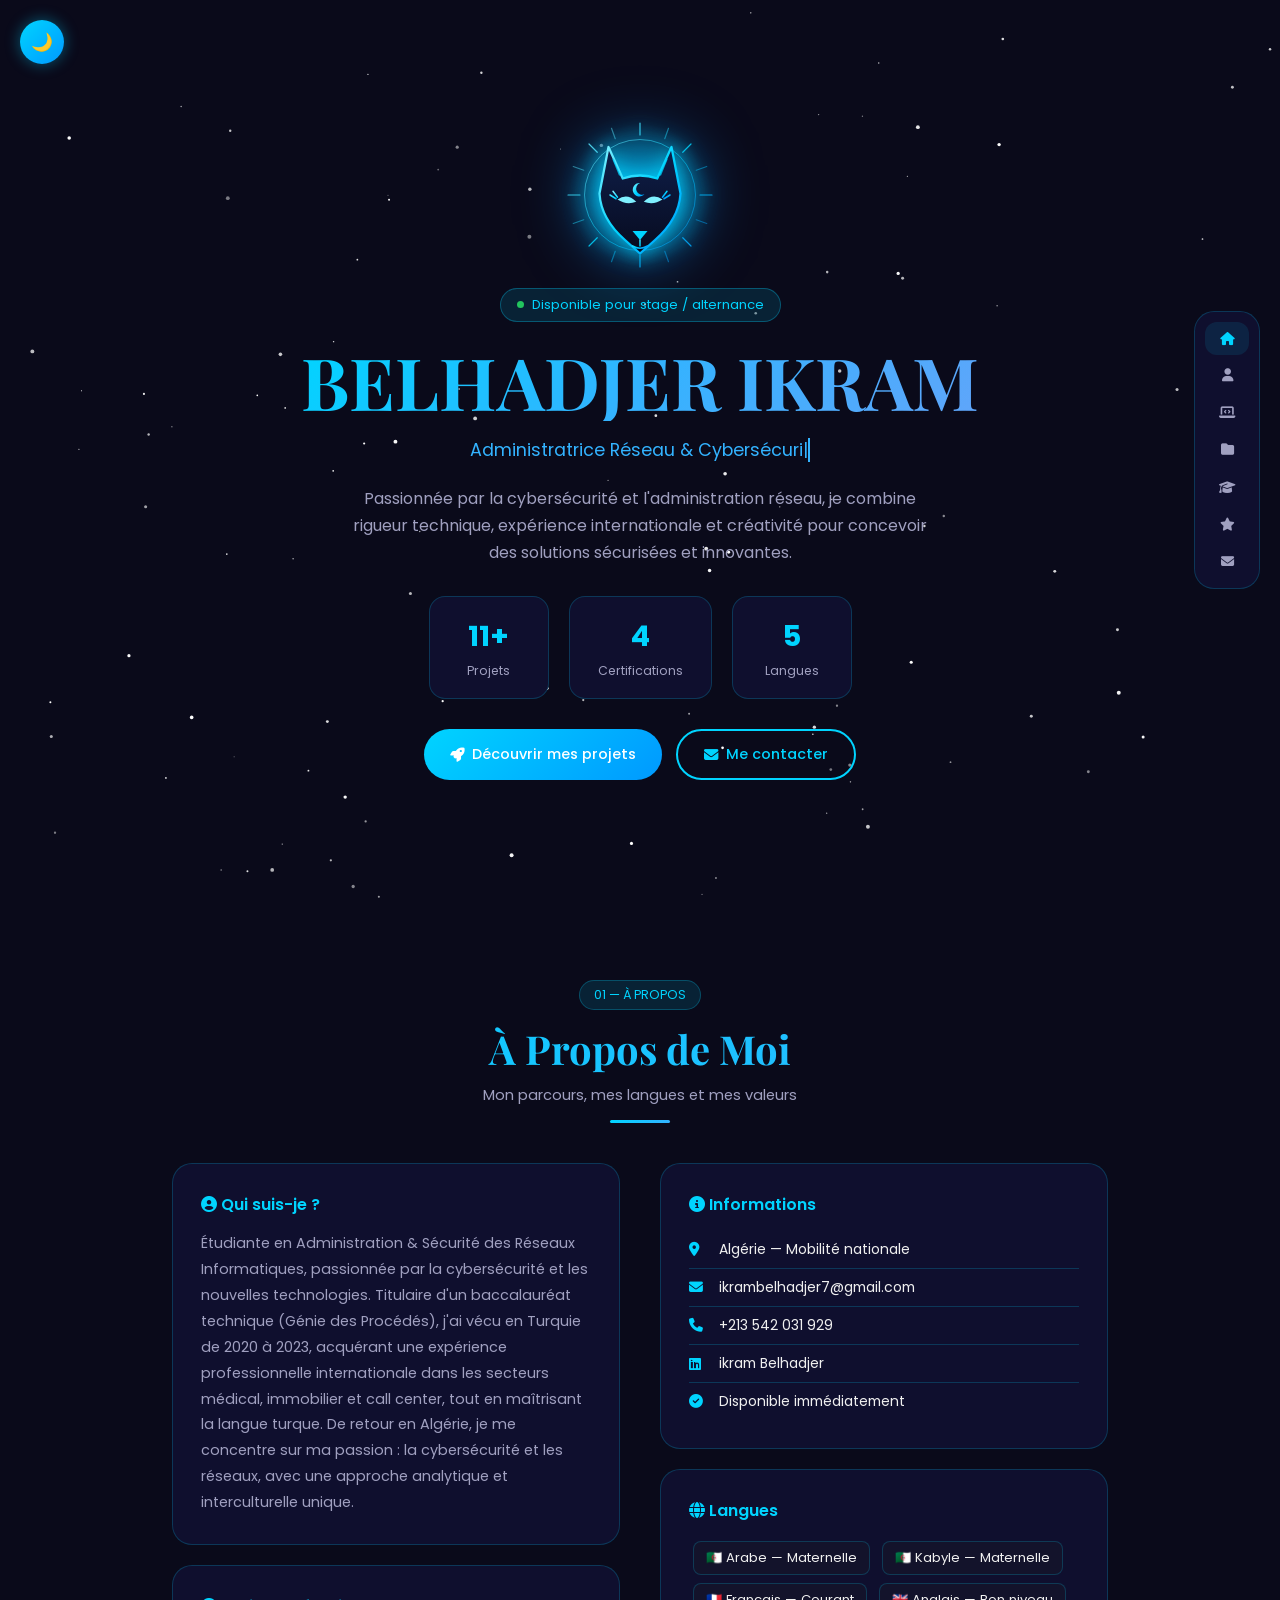
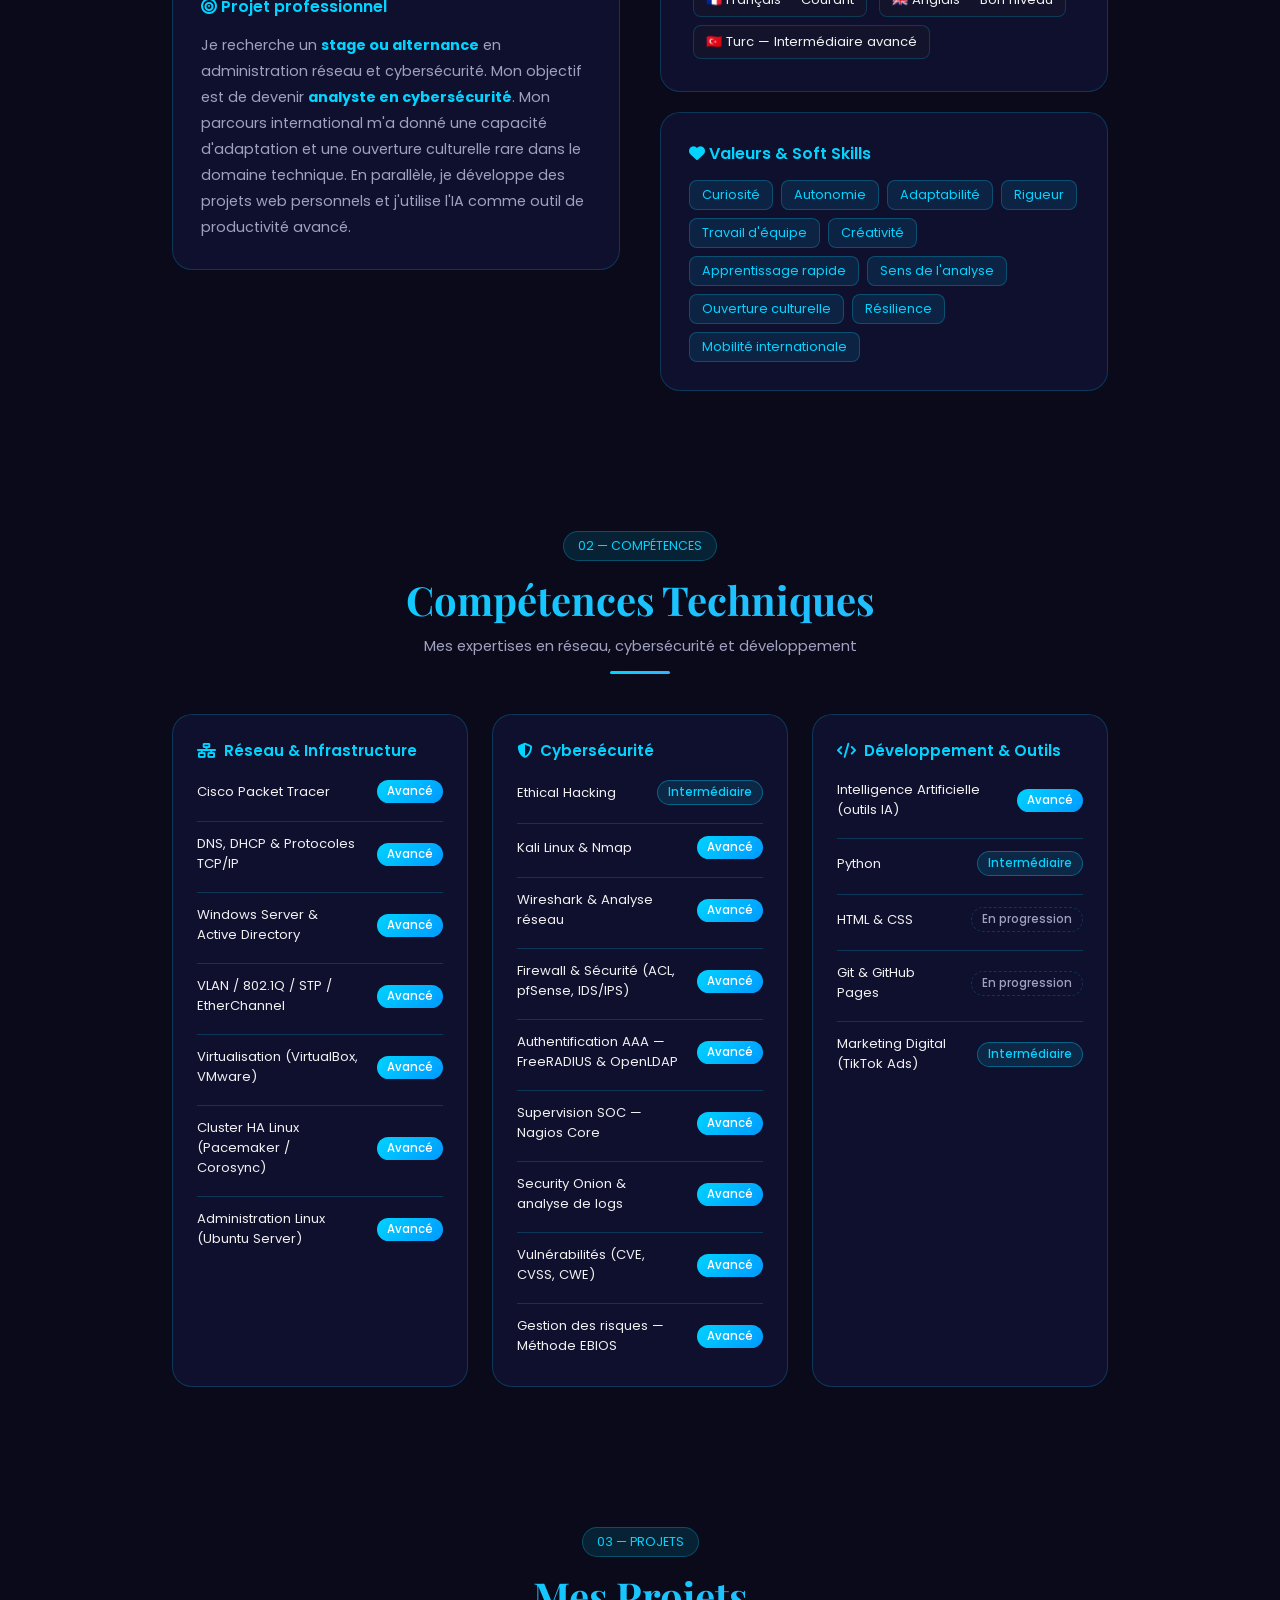
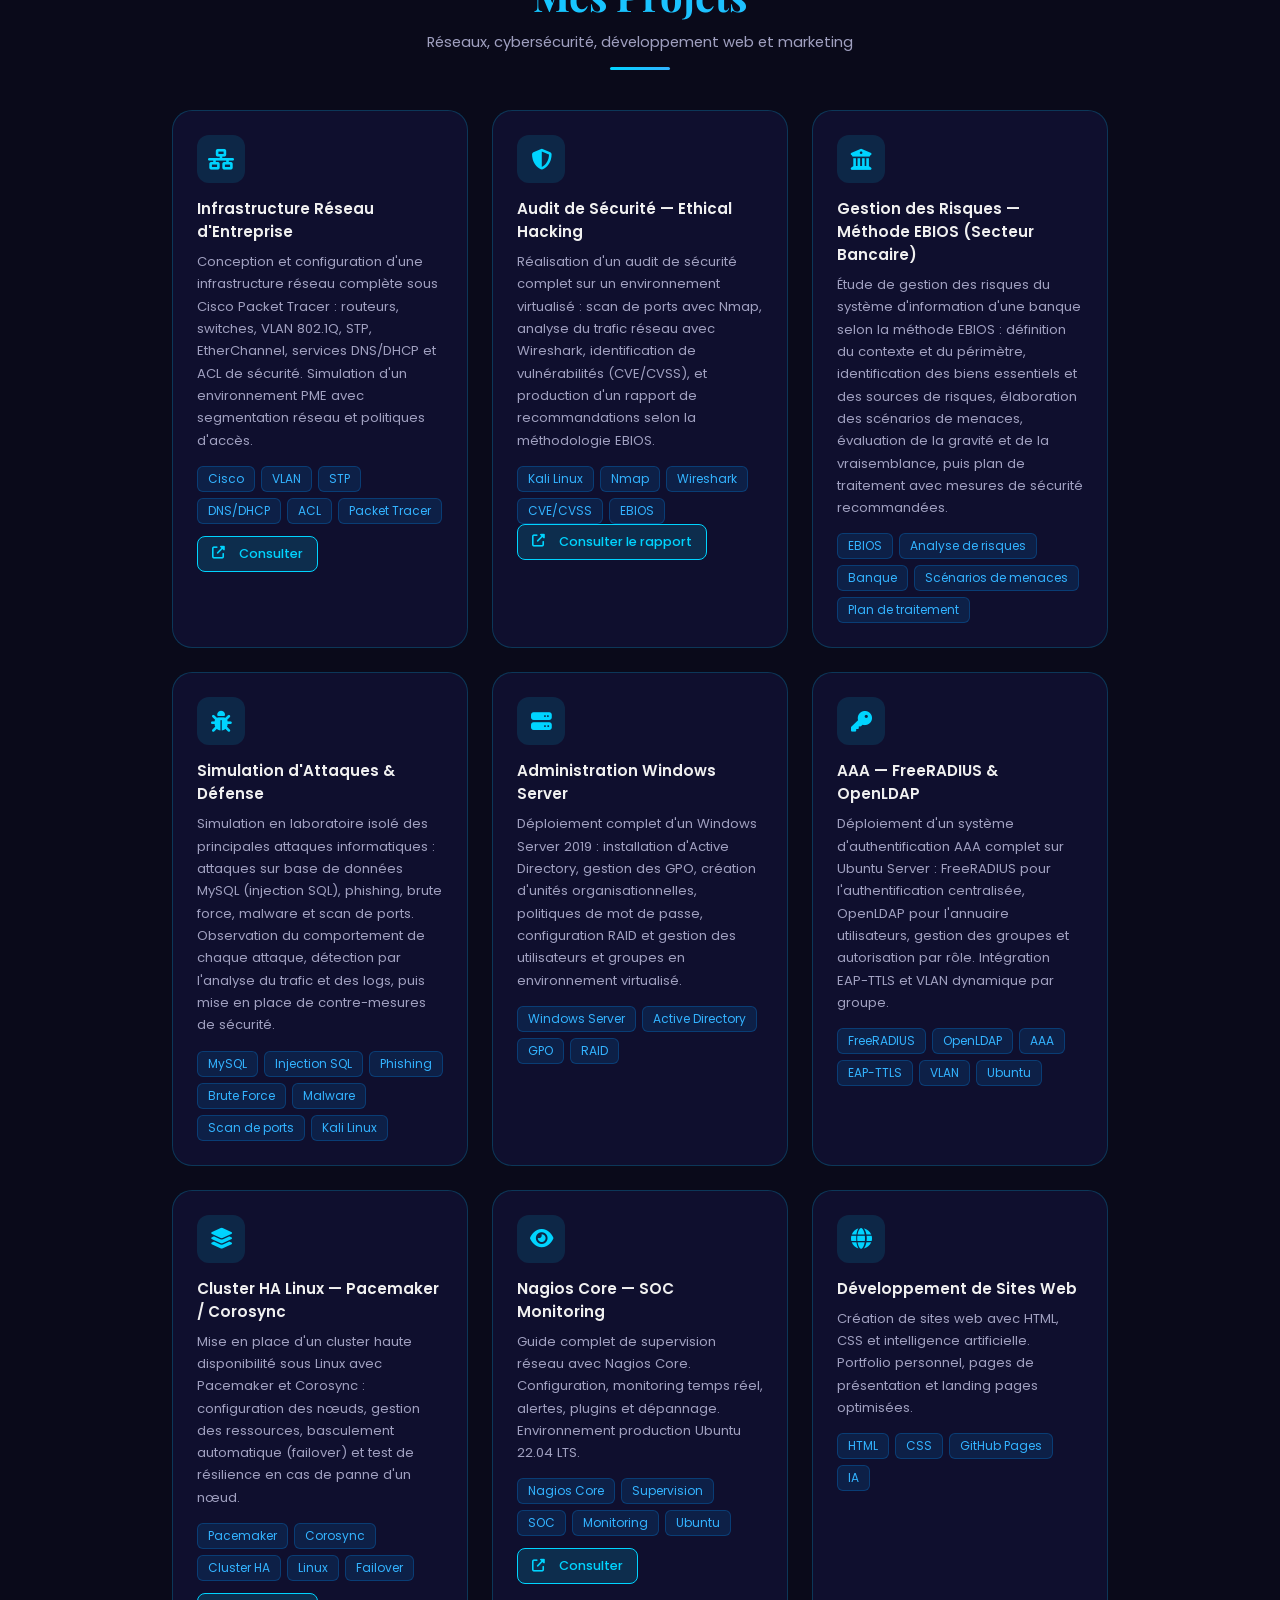
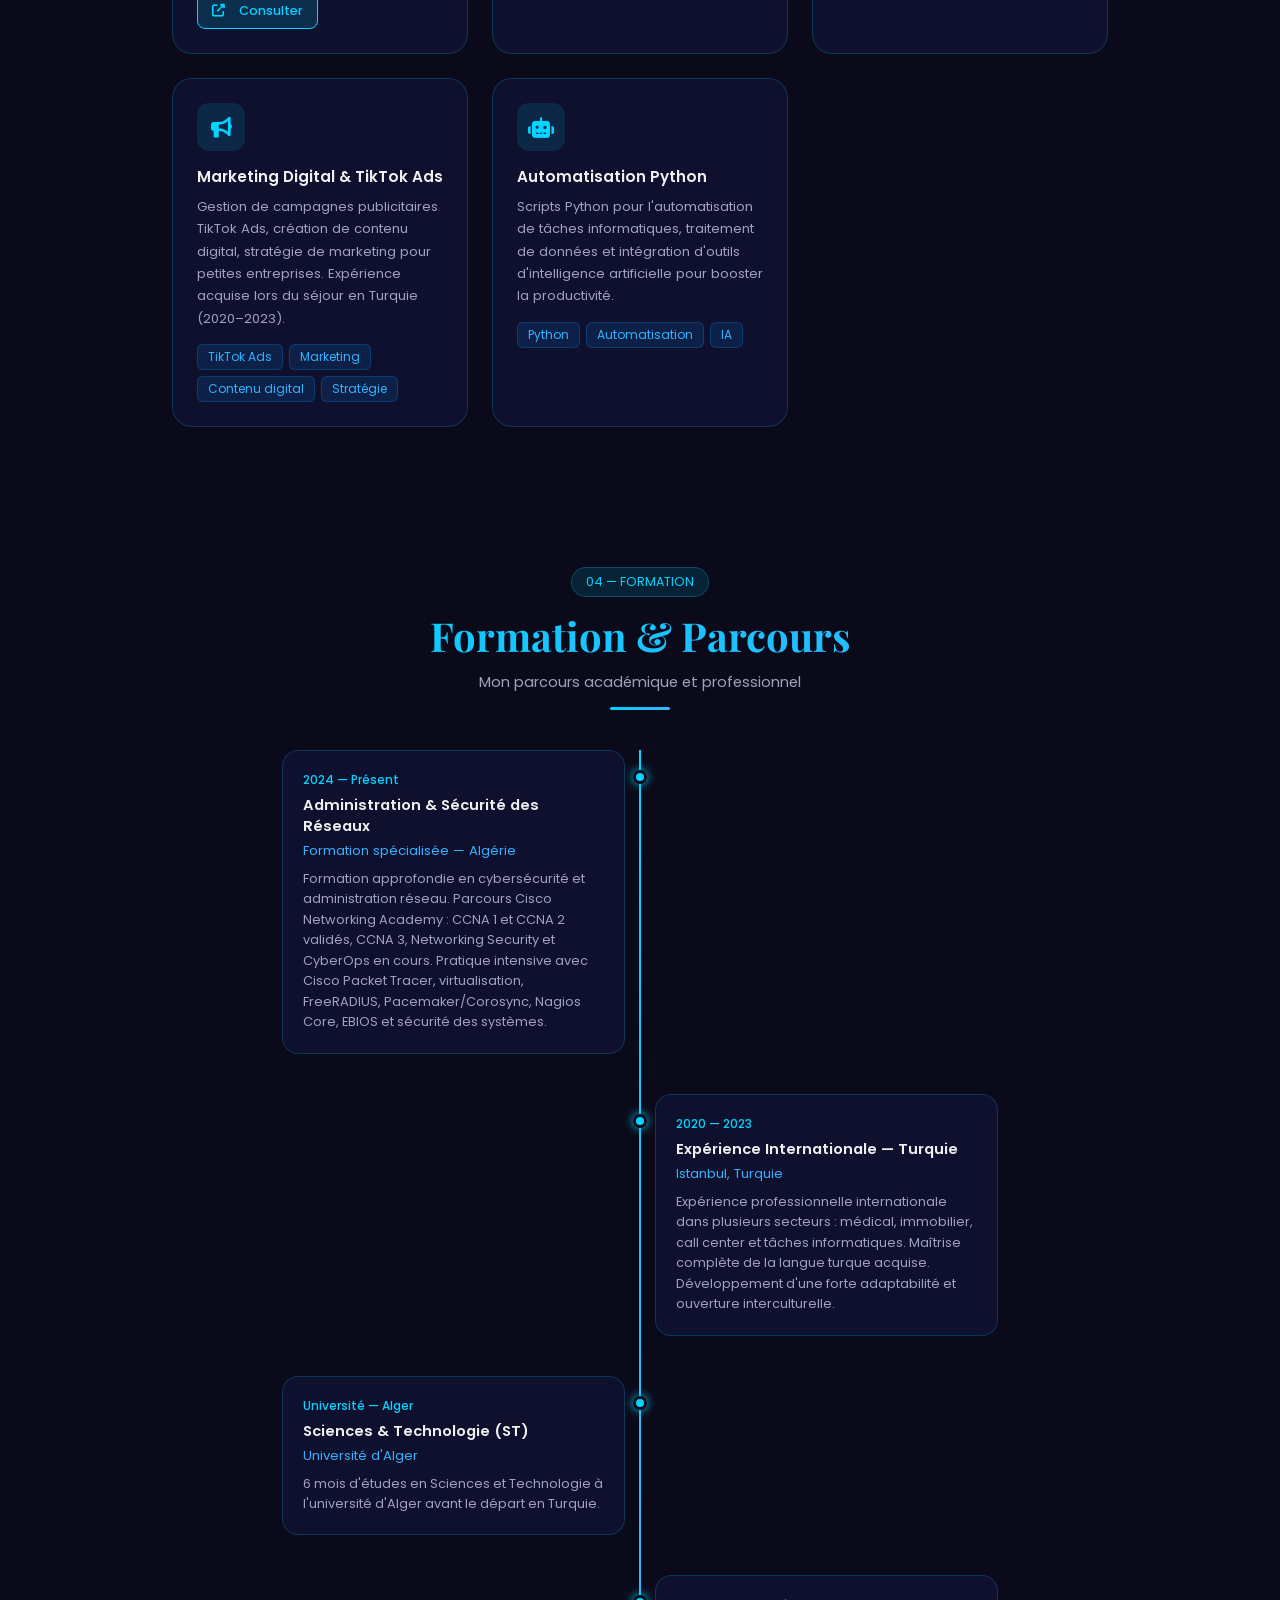
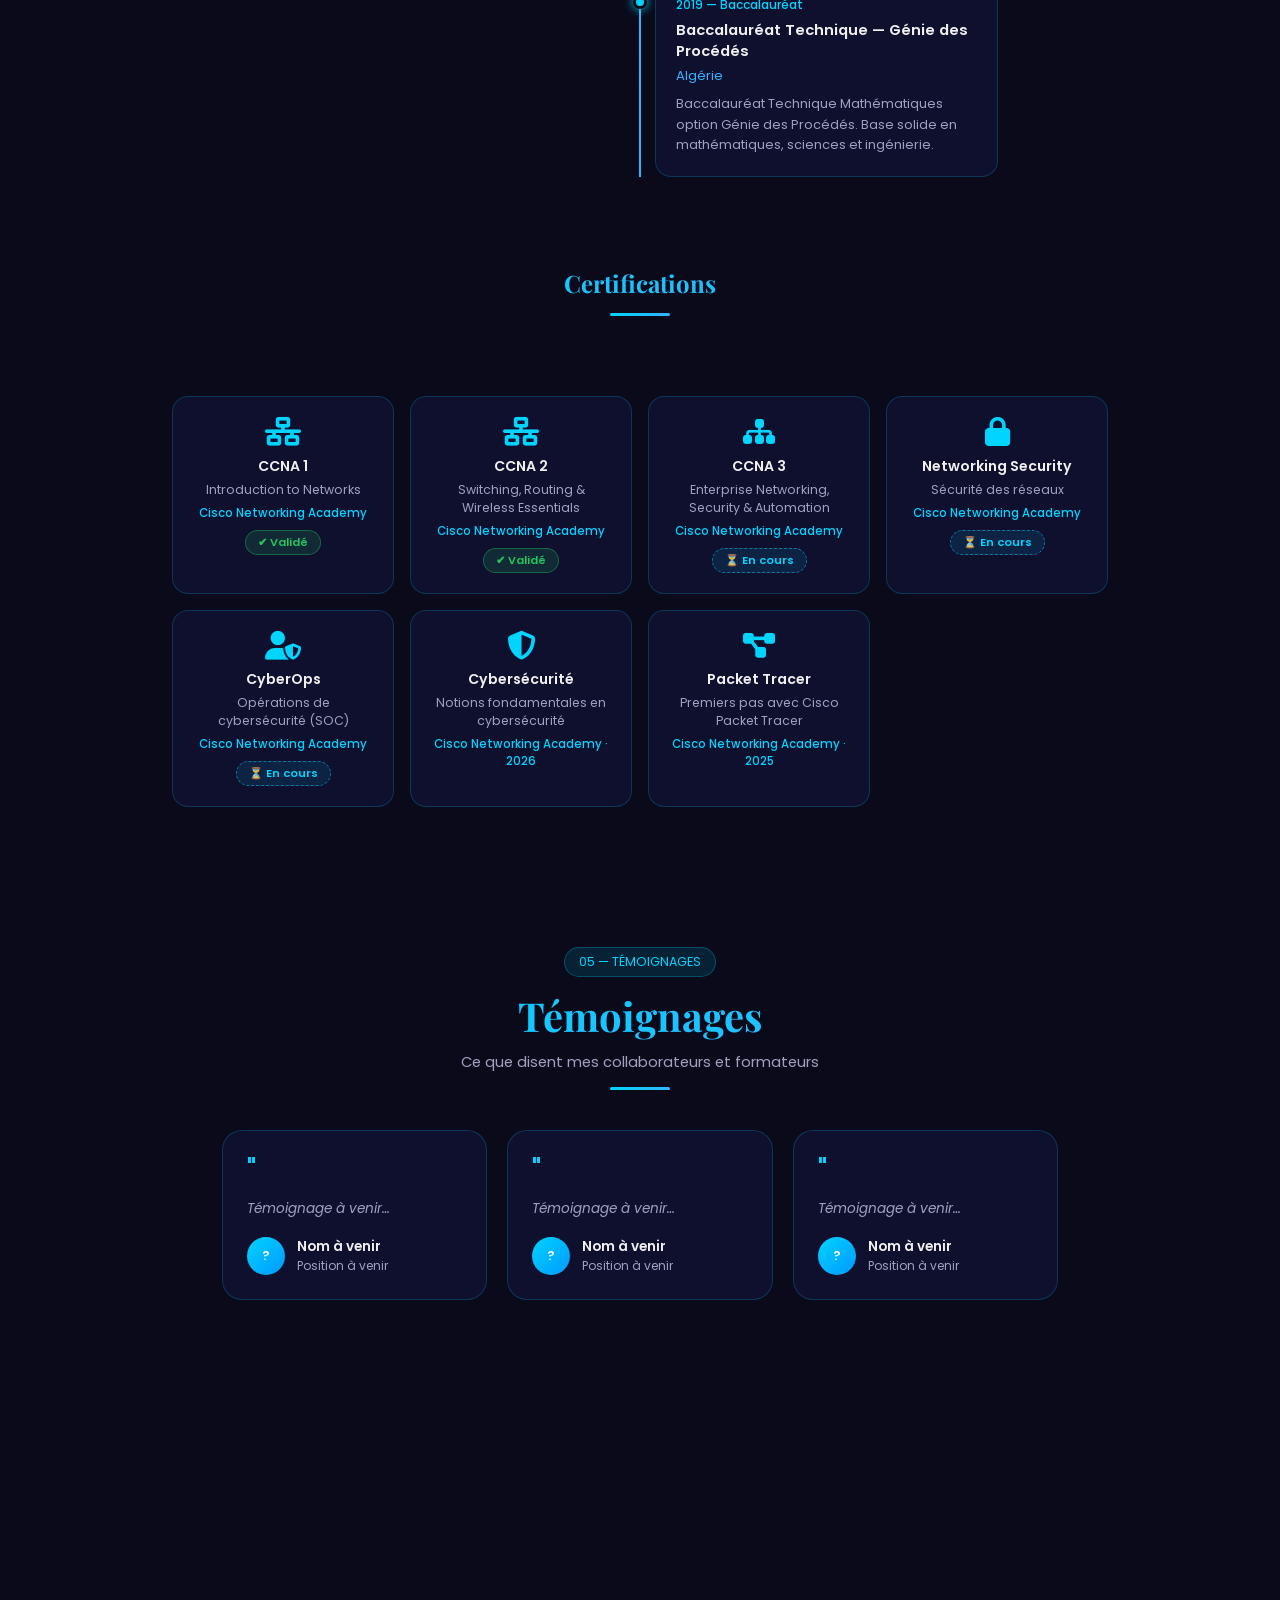
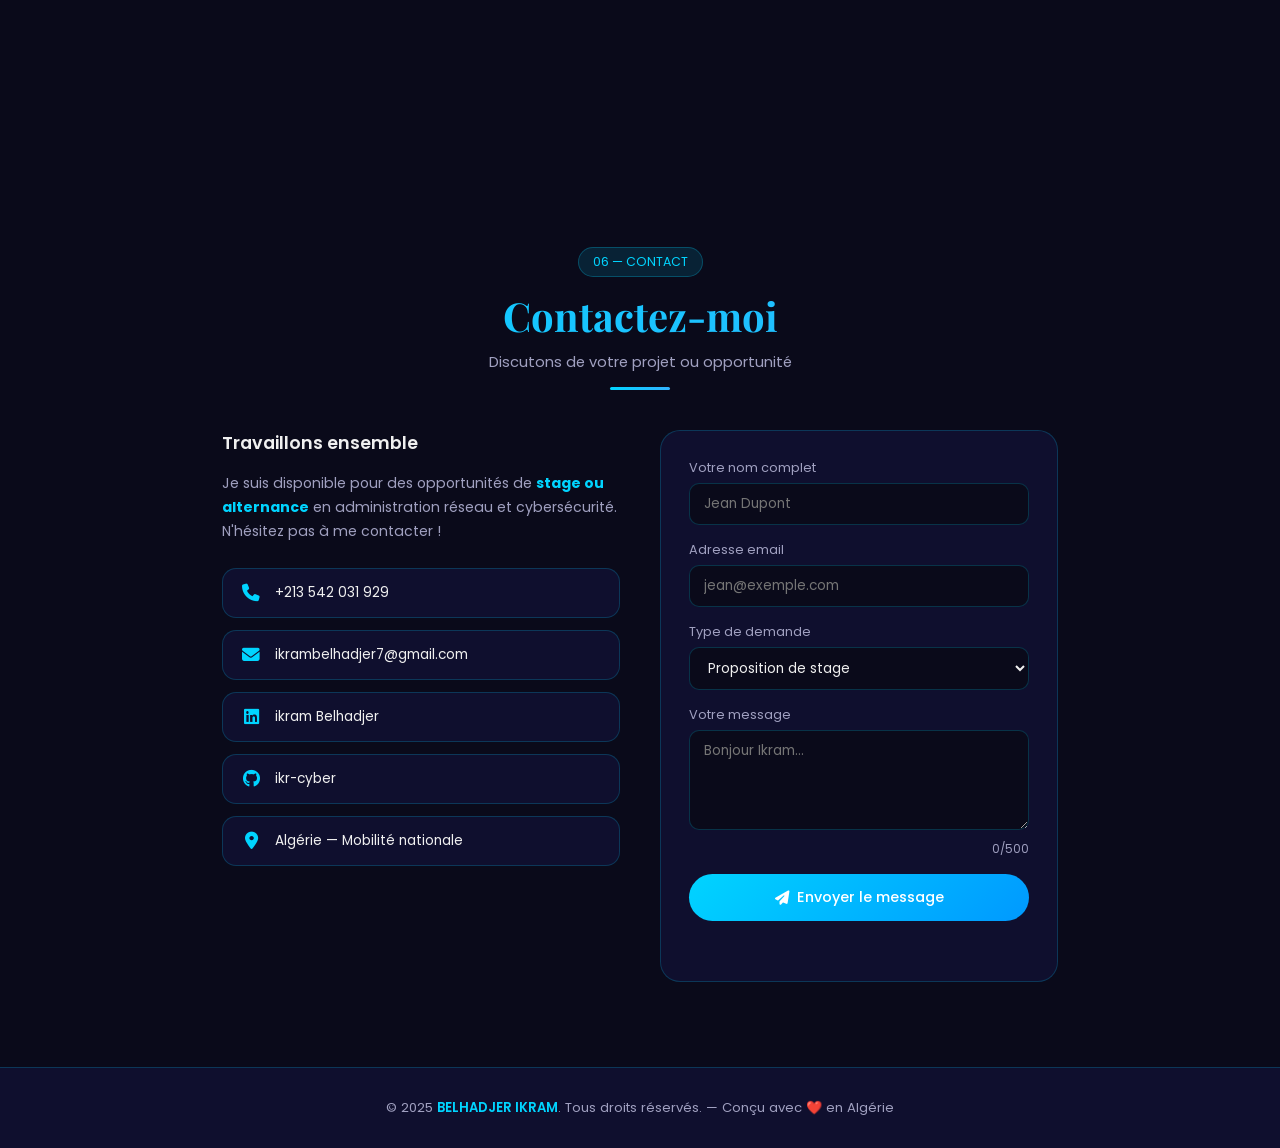
<file: index.html>
<!DOCTYPE html>
<html lang="fr">
<head>
<meta charset="UTF-8">
<meta name="viewport" content="width=device-width, initial-scale=1.0">
<title>Portfolio Premium | BELHADJER IKRAM 🌸</title>
<link href="https://fonts.googleapis.com/css2?family=Poppins:wght@300;400;500;600;700&family=Playfair+Display:wght@700&display=swap" rel="stylesheet">
<link rel="stylesheet" href="https://cdnjs.cloudflare.com/ajax/libs/font-awesome/6.5.0/css/all.min.css">
<style>
  :root {
    --pink: #00d4ff;
    --pink-light: #33e5ff;
    --pink-dark: #00a8cc;
    --purple: #0099ff;
    --purple-light: #33b3ff;
    --bg-dark: #0a0a1a;
    --bg-card: #0f0f2e;
    --bg-card2: #13132b;
    --text: #f0f0f0;
    --text-muted: #a0a0c0;
    --border: rgba(0,212,255,0.2);
  }
  body.light {
    --bg-dark: #f5f0ff;
    --bg-card: #ffffff;
    --bg-card2: #f0ebff;
    --text: #1a1a2e;
    --text-muted: #555577;
    --border: rgba(124,58,237,0.2);
  }
 
  * { margin: 0; padding: 0; box-sizing: border-box; }
 
  body {
    font-family: 'Poppins', sans-serif;
    background: var(--bg-dark);
    color: var(--text);
    overflow-x: hidden;
    transition: background 0.4s, color 0.4s;
  }
 
  #stars { position: fixed; top: 0; left: 0; width: 100%; height: 100%; z-index: 0; pointer-events: none; }
 
  /* ===== LOGO LOUVE BLEU RADIANT (seul ajout) ===== */
  .wolf-logo {
    width: 150px; height: 150px; display: block; margin: 0 auto 18px;
    filter: drop-shadow(0 0 10px rgba(0,212,255,0.9)) drop-shadow(0 0 30px rgba(0,153,255,0.7));
    animation: wolfGlow 3.2s ease-in-out infinite, wolfFloat 6s ease-in-out infinite;
  }
  .wolf-logo.small { width: 90px; height: 90px; margin-bottom: 12px; }
  @keyframes wolfGlow {
    0%,100% { filter: drop-shadow(0 0 8px rgba(0,212,255,0.8)) drop-shadow(0 0 22px rgba(0,153,255,0.55)); }
    50% { filter: drop-shadow(0 0 16px rgba(51,229,255,1)) drop-shadow(0 0 44px rgba(0,153,255,0.9)); }
  }
  @keyframes wolfFloat { 0%,100% { transform: translateY(0); } 50% { transform: translateY(-8px); } }
  @media (prefers-reduced-motion: reduce) { .wolf-logo { animation: none; } }
 
  #loader {
    position: fixed; inset: 0; background: #0a0a1a;
    display: flex; flex-direction: column; align-items: center; justify-content: center;
    z-index: 9999; transition: opacity 0.8s;
  }
  #loader .loader-name {
    font-family: 'Playfair Display', serif;
    font-size: 2.5rem; color: var(--pink); margin-bottom: 20px;
    text-shadow: 0 0 30px var(--pink);
  }
  .loader-bar-wrap { width: 280px; height: 4px; background: rgba(255,255,255,0.1); border-radius: 10px; overflow: hidden; }
  .loader-bar { height: 100%; width: 0%; background: linear-gradient(90deg, var(--pink), var(--purple-light)); border-radius: 10px; transition: width 0.05s; }
  #loader-pct { color: var(--pink); font-size: 1rem; margin-top: 10px; }
 
  #themeToggle {
    position: fixed; top: 20px; left: 20px;
    background: linear-gradient(135deg, var(--pink), var(--purple));
    border: none; border-radius: 50%; width: 44px; height: 44px;
    cursor: pointer; z-index: 1000; font-size: 1.1rem;
    display: flex; align-items: center; justify-content: center;
    box-shadow: 0 0 15px rgba(0,212,255,0.4);
  }
 
  nav {
    position: fixed; right: 20px; top: 50%; transform: translateY(-50%);
    background: var(--bg-card); border: 1px solid var(--border);
    border-radius: 20px; padding: 10px; z-index: 1000;
    display: flex; flex-direction: column; gap: 4px;
  }
  nav a {
    display: flex; align-items: center; gap: 10px;
    padding: 10px 14px; color: var(--text-muted);
    text-decoration: none; border-radius: 12px; font-size: 0.82rem;
    transition: all 0.3s;
  }
  nav a:hover, nav a.active { color: var(--pink); background: rgba(0,212,255,0.1); }
  nav a i { width: 16px; text-align: center; }
  nav a span { display: none; }
  nav:hover a span { display: inline; }
 
  section { position: relative; z-index: 1; min-height: 100vh; }
 
  /* HERO */
  #home {
    display: flex; flex-direction: column; align-items: center; justify-content: center;
    text-align: center; padding: 2rem;
  }
  .badge {
    display: inline-flex; align-items: center; gap: 8px;
    background: rgba(0,212,255,0.12); border: 1px solid rgba(0,212,255,0.3);
    color: var(--pink); padding: 6px 16px; border-radius: 50px; font-size: 0.82rem;
    margin-bottom: 20px;
  }
  .badge-dot { width: 7px; height: 7px; background: #22c55e; border-radius: 50%; animation: pulse 2s infinite; }
  @keyframes pulse { 0%,100%{opacity:1;transform:scale(1)} 50%{opacity:0.5;transform:scale(1.3)} }
 
  h1.hero-name {
    font-family: 'Playfair Display', serif;
    font-size: clamp(2.5rem, 6vw, 4.5rem);
    background: linear-gradient(135deg, var(--pink), var(--purple-light), #60a5fa);
    -webkit-background-clip: text; -webkit-text-fill-color: transparent;
    background-clip: text; margin-bottom: 16px; line-height: 1.1;
  }
  .typing-wrap { font-size: 1.1rem; color: var(--purple-light); margin-bottom: 20px; min-height: 28px; }
  .cursor { border-right: 2px solid var(--purple-light); animation: blink 0.8s infinite; }
  @keyframes blink { 0%,100%{opacity:1} 50%{opacity:0} }
  .hero-desc { max-width: 580px; color: var(--text-muted); line-height: 1.7; margin-bottom: 30px; }
 
  .stats-row { display: flex; gap: 20px; flex-wrap: wrap; justify-content: center; margin-bottom: 30px; }
  .stat-card {
    background: var(--bg-card); border: 1px solid var(--border);
    border-radius: 16px; padding: 18px 28px; text-align: center; min-width: 120px;
    transition: transform 0.3s, box-shadow 0.3s;
  }
  .stat-card:hover { transform: translateY(-4px); box-shadow: 0 10px 30px rgba(0,212,255,0.2); }
  .stat-card h2 { font-size: 1.8rem; color: var(--pink); font-weight: 700; }
  .stat-card p { font-size: 0.78rem; color: var(--text-muted); margin-top: 4px; }
 
  .btn-row { display: flex; gap: 14px; flex-wrap: wrap; justify-content: center; }
  .btn {
    display: inline-flex; align-items: center; gap: 8px;
    padding: 13px 26px; border-radius: 50px; font-size: 0.9rem;
    font-family: 'Poppins', sans-serif; cursor: pointer; border: none;
    transition: all 0.3s; font-weight: 500; text-decoration: none;
  }
  .btn-primary { background: linear-gradient(135deg, var(--pink), var(--purple)); color: white; }
  .btn-primary:hover { transform: translateY(-2px); box-shadow: 0 8px 25px rgba(0,212,255,0.4); }
  .btn-outline { background: transparent; border: 2px solid var(--pink); color: var(--pink); }
  .btn-outline:hover { background: rgba(0,212,255,0.1); }
 
  /* SECTION HEADERS */
  .section-header { text-align: center; padding: 80px 2rem 40px; }
  .section-header .tag {
    display: inline-block; background: rgba(0,212,255,0.12);
    color: var(--pink); font-size: 0.78rem; padding: 5px 14px;
    border-radius: 50px; margin-bottom: 12px; border: 1px solid rgba(0,212,255,0.25);
  }
  .section-header h2 {
    font-family: 'Playfair Display', serif;
    font-size: clamp(1.8rem, 4vw, 2.5rem);
    background: linear-gradient(135deg, var(--pink), var(--purple-light));
    -webkit-background-clip: text; -webkit-text-fill-color: transparent;
    background-clip: text; margin-bottom: 10px;
  }
  .section-header p { color: var(--text-muted); font-size: 0.92rem; }
  .divider { width: 60px; height: 3px; background: linear-gradient(90deg, var(--pink), var(--purple-light)); border-radius: 2px; margin: 14px auto 0; }
 
  /* ABOUT */
  #about { padding-bottom: 60px; }
  .about-grid {
    max-width: 1000px; margin: 0 auto; padding: 0 2rem;
    display: grid; grid-template-columns: 1fr 1fr; gap: 40px; align-items: start;
  }
  .about-card {
    background: var(--bg-card); border: 1px solid var(--border);
    border-radius: 20px; padding: 28px;
  }
  .about-card h3 { color: var(--pink); font-size: 1rem; margin-bottom: 14px; font-weight: 600; }
  .about-card p { color: var(--text-muted); line-height: 1.8; font-size: 0.9rem; }
  .info-row { display: flex; align-items: center; gap: 12px; padding: 8px 0; border-bottom: 1px solid var(--border); font-size: 0.87rem; }
  .info-row:last-child { border-bottom: none; }
  .info-row i { color: var(--pink); width: 18px; }
  .lang-badge {
    display: inline-flex; align-items: center; gap: 6px;
    background: var(--bg-card2); border: 1px solid var(--border);
    border-radius: 8px; padding: 6px 12px; font-size: 0.82rem;
    margin: 4px; color: var(--text);
  }
  .values-list { display: flex; flex-wrap: wrap; gap: 8px; margin-top: 10px; }
  .values-list span {
    background: rgba(0,212,255,0.1); color: var(--pink);
    border: 1px solid rgba(0,212,255,0.25); border-radius: 8px;
    padding: 5px 12px; font-size: 0.8rem;
  }
 
  /* SKILLS */
  #skills { padding-bottom: 60px; }
  .skills-grid {
    max-width: 1000px; margin: 0 auto; padding: 0 2rem;
    display: grid; grid-template-columns: repeat(auto-fit, minmax(280px, 1fr)); gap: 24px;
  }
  .skill-group {
    background: var(--bg-card); border: 1px solid var(--border);
    border-radius: 20px; padding: 24px;
  }
  .skill-group h3 { color: var(--pink); font-size: 0.95rem; font-weight: 600; margin-bottom: 18px; display: flex; align-items: center; gap: 8px; }
  .skill-item { margin-bottom: 14px; }
  .skill-item-top { display: flex; justify-content: space-between; font-size: 0.82rem; color: var(--text); margin-bottom: 6px; }
  .skill-bar { height: 5px; background: rgba(255,255,255,0.08); border-radius: 10px; overflow: hidden; }
  .skill-fill { height: 100%; background: linear-gradient(90deg, var(--pink), var(--purple-light)); border-radius: 10px; width: 0; transition: width 1.2s ease; }
 
 
  .lvl { font-size: 0.72rem; font-weight: 500; padding: 3px 10px; border-radius: 50px; white-space: nowrap; margin-left: 10px; }
  .lvl-adv { background: linear-gradient(135deg, var(--pink), var(--purple)); color: #fff; }
  .lvl-mid { background: rgba(0,212,255,0.12); color: var(--pink); border: 1px solid rgba(0,212,255,0.35); }
  .lvl-prog { background: transparent; color: var(--text-muted); border: 1px dashed var(--border); }
  .skill-item-top { align-items: center; gap: 8px; }
  .skill-item { margin-bottom: 12px; padding-bottom: 12px; border-bottom: 1px solid var(--border); }
  .skill-item:last-child { border-bottom: none; margin-bottom: 0; padding-bottom: 0; }
  .cert-status { display: inline-block; margin-top: 8px; font-size: 0.7rem; font-weight: 600; padding: 3px 12px; border-radius: 50px; }
  .cert-ok { background: rgba(34,197,94,0.15); color: #22c55e; border: 1px solid rgba(34,197,94,0.4); }
  .cert-wip { background: rgba(0,212,255,0.1); color: var(--pink); border: 1px dashed rgba(0,212,255,0.5); }
  #formStatus { margin-top: 12px; font-size: 0.82rem; text-align: center; min-height: 20px; }
  #formStatus.ok { color: #22c55e; } #formStatus.err { color: #f87171; }
  .hp { position: absolute; left: -9999px; opacity: 0; height: 0; }
 
  /* PROJECTS */
  #projects { padding-bottom: 60px; }
  .projects-grid {
    max-width: 1000px; margin: 0 auto; padding: 0 2rem;
    display: grid; grid-template-columns: repeat(auto-fit, minmax(280px, 1fr)); gap: 24px;
  }
  .project-card {
    background: var(--bg-card); border: 1px solid var(--border);
    border-radius: 20px; padding: 24px; transition: all 0.3s;
  }
  .project-card:hover { transform: translateY(-6px); box-shadow: 0 15px 40px rgba(0,212,255,0.15); border-color: var(--pink); }
  .project-icon { width: 48px; height: 48px; background: rgba(0,212,255,0.12); border-radius: 12px; display: flex; align-items: center; justify-content: center; font-size: 1.3rem; margin-bottom: 14px; color: var(--pink); }
  .project-card h3 { font-size: 0.95rem; font-weight: 600; margin-bottom: 8px; }
  .project-card p { color: var(--text-muted); font-size: 0.82rem; line-height: 1.7; margin-bottom: 14px; }
  .project-tags { display: flex; flex-wrap: wrap; gap: 6px; }
  .project-tags span { background: rgba(0,153,255,0.12); color: var(--purple-light); border: 1px solid rgba(0,153,255,0.25); border-radius: 6px; padding: 3px 10px; font-size: 0.75rem; }
 
  /* EDUCATION */
  #education { padding-bottom: 60px; }
  .edu-timeline { max-width: 780px; margin: 0 auto; padding: 0 2rem; position: relative; }
  .edu-timeline::before {
    content: ''; position: absolute; left: 50%; top: 0; bottom: 0;
    width: 2px; background: linear-gradient(180deg, var(--pink), var(--purple-light));
    transform: translateX(-50%);
  }
  .edu-item { display: grid; grid-template-columns: 1fr 1fr; gap: 30px; margin-bottom: 40px; position: relative; }
  .edu-item:nth-child(odd) .edu-card { grid-column: 1; }
  .edu-item:nth-child(odd) .edu-spacer { grid-column: 2; }
  .edu-item:nth-child(even) .edu-card { grid-column: 2; grid-row: 1; }
  .edu-item:nth-child(even) .edu-spacer { grid-column: 1; grid-row: 1; }
  .edu-dot {
    position: absolute; left: 50%; top: 20px; transform: translateX(-50%);
    width: 14px; height: 14px; background: var(--pink); border-radius: 50%;
    border: 3px solid var(--bg-dark); box-shadow: 0 0 10px var(--pink); z-index: 2;
  }
  .edu-card { background: var(--bg-card); border: 1px solid var(--border); border-radius: 16px; padding: 20px; }
  .edu-date { font-size: 0.75rem; color: var(--pink); font-weight: 500; margin-bottom: 6px; }
  .edu-card h3 { font-size: 0.92rem; font-weight: 600; margin-bottom: 4px; }
  .edu-card .edu-school { color: var(--purple-light); font-size: 0.82rem; margin-bottom: 8px; }
  .edu-card p { color: var(--text-muted); font-size: 0.8rem; line-height: 1.6; }
  .cert-grid { max-width: 1000px; margin: 40px auto 0; padding: 0 2rem; display: grid; grid-template-columns: repeat(auto-fit, minmax(200px, 1fr)); gap: 16px; }
  .cert-card { background: var(--bg-card); border: 1px solid var(--border); border-radius: 16px; padding: 20px; text-align: center; }
  .cert-card i { font-size: 1.8rem; color: var(--pink); margin-bottom: 10px; }
  .cert-card h4 { font-size: 0.88rem; font-weight: 600; margin-bottom: 4px; }
  .cert-card p { font-size: 0.78rem; color: var(--text-muted); }
  .cert-card .cert-date { font-size: 0.72rem; color: var(--pink); margin-top: 6px; font-weight: 500; }
 
  /* TESTIMONIALS */
  #testimonials { padding-bottom: 60px; }
  .testi-grid { max-width: 900px; margin: 0 auto; padding: 0 2rem; display: grid; grid-template-columns: repeat(auto-fit, minmax(260px, 1fr)); gap: 20px; }
  .testi-card { background: var(--bg-card); border: 1px solid var(--border); border-radius: 20px; padding: 24px; }
  .testi-card .quote { color: var(--pink); font-size: 2rem; line-height: 1; margin-bottom: 10px; }
  .testi-card p { color: var(--text-muted); font-size: 0.85rem; line-height: 1.7; font-style: italic; margin-bottom: 16px; }
  .testi-author { display: flex; align-items: center; gap: 12px; }
  .testi-avatar { width: 38px; height: 38px; border-radius: 50%; background: linear-gradient(135deg, var(--pink), var(--purple)); display: flex; align-items: center; justify-content: center; font-size: 0.8rem; font-weight: 600; color: white; flex-shrink: 0; }
  .testi-name { font-size: 0.85rem; font-weight: 600; }
  .testi-role { font-size: 0.75rem; color: var(--text-muted); }
 
  /* CONTACT */
  #contact { padding-bottom: 80px; }
  .contact-wrap { max-width: 900px; margin: 0 auto; padding: 0 2rem; display: grid; grid-template-columns: 1fr 1fr; gap: 40px; }
  .contact-info h3 { font-size: 1.1rem; font-weight: 600; margin-bottom: 16px; }
  .contact-info p { color: var(--text-muted); font-size: 0.88rem; line-height: 1.7; margin-bottom: 24px; }
  .contact-card {
    display: flex; align-items: center; gap: 14px;
    background: var(--bg-card); border: 1px solid var(--border);
    border-radius: 14px; padding: 14px 18px; margin-bottom: 12px;
    text-decoration: none; color: var(--text); transition: all 0.3s;
  }
  .contact-card:hover { border-color: var(--pink); transform: translateX(4px); }
  .contact-card i { color: var(--pink); font-size: 1.1rem; width: 20px; text-align: center; }
  .contact-card span { font-size: 0.85rem; }
  .contact-form { background: var(--bg-card); border: 1px solid var(--border); border-radius: 20px; padding: 28px; }
  .form-group { margin-bottom: 16px; }
  .form-group label { display: block; font-size: 0.8rem; color: var(--text-muted); margin-bottom: 6px; }
  .form-group input, .form-group textarea, .form-group select {
    width: 100%; background: var(--bg-dark); border: 1px solid var(--border);
    border-radius: 10px; padding: 10px 14px; color: var(--text);
    font-family: 'Poppins', sans-serif; font-size: 0.85rem; outline: none;
    transition: border-color 0.3s;
  }
  .form-group input:focus, .form-group textarea:focus, .form-group select:focus { border-color: var(--pink); }
  .form-group textarea { resize: vertical; min-height: 100px; }
  .char-count { font-size: 0.72rem; color: var(--text-muted); text-align: right; margin-top: 4px; }
 
  footer {
    background: var(--bg-card); border-top: 1px solid var(--border);
    text-align: center; padding: 30px 2rem; position: relative; z-index: 1;
  }
  footer p { color: var(--text-muted); font-size: 0.82rem; }
  footer .footer-name { color: var(--pink); font-weight: 600; }
 
  .reveal { opacity: 0; transform: translateY(30px); transition: opacity 0.7s, transform 0.7s; }
  .reveal.visible { opacity: 1; transform: none; }
 
  @media (max-width: 700px) {
    .about-grid, .contact-wrap { grid-template-columns: 1fr; }
    nav a span { display: none !important; }
    .edu-timeline::before { left: 20px; }
    .edu-item { grid-template-columns: 1fr; }
    .edu-item .edu-card { grid-column: 1 !important; padding-left: 50px; }
    .edu-item .edu-spacer { display: none; }
    .edu-dot { left: 20px; }
  }
</style>
</head>
<body>
 
<!-- ===== LOGO LOUVE (définition unique, réutilisée avec <use>) ===== -->
<svg width="0" height="0" style="position:absolute" aria-hidden="true">
  <defs>
    <linearGradient id="wlBlue" x1="0" y1="0" x2="1" y2="1">
      <stop offset="0" stop-color="#7ff0ff"/><stop offset="0.5" stop-color="#00d4ff"/><stop offset="1" stop-color="#0099ff"/>
    </linearGradient>
    <linearGradient id="wlFur" x1="0" y1="0" x2="0" y2="1">
      <stop offset="0" stop-color="#0f1f4a"/><stop offset="1" stop-color="#070b1f"/>
    </linearGradient>
    <radialGradient id="wlHalo">
      <stop offset="0" stop-color="#00d4ff" stop-opacity=".45"/><stop offset="1" stop-color="#00d4ff" stop-opacity="0"/>
    </radialGradient>
    <symbol id="wolf" viewBox="0 0 200 200">
      <circle cx="100" cy="100" r="96" fill="url(#wlHalo)"/>
      <g stroke="url(#wlBlue)" stroke-width="1.6" stroke-linecap="round" opacity=".85">
        <path d="M100 4v16M100 180v16M4 100h16M180 100h16M32 32l11 11M157 157l11 11M168 32l-11 11M43 157l-11 11"/>
        <path d="M62 11l5 14M133 175l5 14M11 62l14 5M175 133l14 5M189 62l-14 5M25 133l-14 5M138 11l-5 14M67 175l-5 14" opacity=".55"/>
      </g>
      <circle cx="100" cy="100" r="74" fill="none" stroke="url(#wlBlue)" stroke-width="1.2" opacity=".6"/>
      <path d="M58 36L77 78Q100 70 123 78L142 36L154 98Q152 132 120 160L100 178L80 160Q48 132 46 98Z" fill="url(#wlFur)" stroke="url(#wlBlue)" stroke-width="3" stroke-linejoin="round"/>
      <path d="M64 52l9 22M136 52l-9 22" stroke="#00d4ff" stroke-width="2" opacity=".75"/>
      <path d="M100 84a9 9 0 1 0 6 15a7 7 0 1 1-6-15z" fill="url(#wlBlue)"/>
      <g fill="#7ff0ff"><path d="M70 106Q83 97 95 109Q82 114 70 106Z"/><path d="M130 106Q117 97 105 109Q118 114 130 106Z"/></g>
      <path d="M68 105l-8-5M132 105l8-5M70 103l-6-8M130 103l6-8" stroke="url(#wlBlue)" stroke-width="2" stroke-linecap="round"/>
      <path d="M90 148h20l-10 12z" fill="#00d4ff"/>
      <path d="M100 160v8M90 168q10 6 20 0" stroke="url(#wlBlue)" stroke-width="2" fill="none" stroke-linecap="round"/>
    </symbol>
  </defs>
</svg>
 
<canvas id="stars"></canvas>
<button id="themeToggle">🌙</button>
 
<!-- LOADER -->
<div id="loader">
  <svg class="wolf-logo small" viewBox="0 0 200 200" role="img" aria-label="Logo louve"><use href="#wolf"/></svg>
  <div class="loader-name">BELHADJER IKRAM</div>
  <div class="loader-bar-wrap"><div class="loader-bar" id="loaderBar"></div></div>
  <div id="loader-pct">0%</div>
</div>
 
<!-- NAV -->
<nav>
  <a href="#home" class="active"><i class="fas fa-home"></i><span>Accueil</span></a>
  <a href="#about"><i class="fas fa-user"></i><span>À propos</span></a>
  <a href="#skills"><i class="fas fa-laptop-code"></i><span>Compétences</span></a>
  <a href="#projects"><i class="fas fa-folder"></i><span>Projets</span></a>
  <a href="#education"><i class="fas fa-graduation-cap"></i><span>Formation</span></a>
  <a href="#testimonials"><i class="fas fa-star"></i><span>Témoignages</span></a>
  <a href="#contact"><i class="fas fa-envelope"></i><span>Contact</span></a>
</nav>
 
<!-- HERO -->
<section id="home">
  <svg class="wolf-logo" viewBox="0 0 200 200" role="img" aria-label="Logo louve bleue radiante"><use href="#wolf"/></svg>
  <div class="badge"><span class="badge-dot"></span> Disponible pour stage / alternance</div>
  <h1 class="hero-name">BELHADJER IKRAM</h1>
  <div class="typing-wrap"><span id="typingText"></span><span class="cursor">|</span></div>
  <p class="hero-desc">
    Passionnée par la cybersécurité et l'administration réseau, je combine rigueur technique,
    expérience internationale et créativité pour concevoir des solutions sécurisées et innovantes.
  </p>
  <div class="stats-row">
    <div class="stat-card"><h2>11+</h2><p>Projets</p></div>
    <div class="stat-card"><h2>4</h2><p>Certifications</p></div>
    <div class="stat-card"><h2>5</h2><p>Langues</p></div>
  </div>
  <div class="btn-row">
    <a href="#projects" class="btn btn-primary"><i class="fas fa-rocket"></i> Découvrir mes projets</a>
    <a href="#contact" class="btn btn-outline"><i class="fas fa-envelope"></i> Me contacter</a>
  </div>
</section>
 
<!-- ABOUT -->
<section id="about">
  <div class="section-header reveal">
    <div class="tag">01 — À PROPOS</div>
    <h2>À Propos de Moi</h2>
    <p>Mon parcours, mes langues et mes valeurs</p>
    <div class="divider"></div>
  </div>
  <div class="about-grid">
    <div>
      <div class="about-card reveal" style="margin-bottom:20px">
        <h3><i class="fas fa-user-circle"></i> Qui suis-je ?</h3>
        <p>
          Étudiante en Administration & Sécurité des Réseaux Informatiques, passionnée par la cybersécurité
          et les nouvelles technologies. Titulaire d'un baccalauréat technique (Génie des Procédés),
          j'ai vécu en Turquie de 2020 à 2023, acquérant une expérience professionnelle internationale
          dans les secteurs médical, immobilier et call center, tout en maîtrisant la langue turque.
          De retour en Algérie, je me concentre sur ma passion : la cybersécurité et les réseaux,
          avec une approche analytique et interculturelle unique.
        </p>
      </div>
      <div class="about-card reveal">
        <h3><i class="fas fa-bullseye"></i> Projet professionnel</h3>
        <p>
          Je recherche un <strong style="color:var(--pink)">stage ou alternance</strong> en administration réseau
          et cybersécurité. Mon objectif est de devenir <strong style="color:var(--pink)">analyste en cybersécurité</strong>.
          Mon parcours international m'a donné une capacité d'adaptation et une ouverture culturelle rare
          dans le domaine technique. En parallèle, je développe des projets web personnels
          et j'utilise l'IA comme outil de productivité avancé.
        </p>
      </div>
    </div>
    <div>
      <div class="about-card reveal" style="margin-bottom:20px">
        <h3><i class="fas fa-info-circle"></i> Informations</h3>
        <div class="info-row"><i class="fas fa-map-marker-alt"></i><span>Algérie — Mobilité nationale</span></div>
        <div class="info-row"><i class="fas fa-envelope"></i><span>ikrambelhadjer7@gmail.com</span></div>
        <div class="info-row"><i class="fas fa-phone"></i><span>+213 542 031 929</span></div>
        <div class="info-row"><i class="fab fa-linkedin"></i><span>ikram Belhadjer</span></div>
        <div class="info-row"><i class="fas fa-circle-check"></i><span>Disponible immédiatement</span></div>
      </div>
      <div class="about-card reveal" style="margin-bottom:20px">
        <h3><i class="fas fa-globe"></i> Langues</h3>
        <span class="lang-badge">🇩🇿 Arabe — Maternelle</span>
        <span class="lang-badge">🇩🇿 Kabyle — Maternelle</span>
        <span class="lang-badge">🇫🇷 Français — Courant</span>
        <span class="lang-badge">🇬🇧 Anglais — Bon niveau</span>
        <span class="lang-badge">🇹🇷 Turc — Intermédiaire avancé</span>
      </div>
      <div class="about-card reveal">
        <h3><i class="fas fa-heart"></i> Valeurs & Soft Skills</h3>
        <div class="values-list">
          <span>Curiosité</span><span>Autonomie</span><span>Adaptabilité</span>
          <span>Rigueur</span><span>Travail d'équipe</span><span>Créativité</span>
          <span>Apprentissage rapide</span><span>Sens de l'analyse</span>
          <span>Ouverture culturelle</span><span>Résilience</span>
          <span>Mobilité internationale</span>
        </div>
      </div>
    </div>
  </div>
</section>
 
<!-- SKILLS -->
<section id="skills">
  <div class="section-header reveal">
    <div class="tag">02 — COMPÉTENCES</div>
    <h2>Compétences Techniques</h2>
    <p>Mes expertises en réseau, cybersécurité et développement</p>
    <div class="divider"></div>
  </div>
  <div class="skills-grid">
    <!-- Réseau -->
    <div class="skill-group reveal">
      <h3><i class="fas fa-network-wired"></i> Réseau & Infrastructure</h3>
      <div class="skill-item"><div class="skill-item-top"><span>Cisco Packet Tracer</span><span class="lvl lvl-adv">Avancé</span></div></div>
      <div class="skill-item"><div class="skill-item-top"><span>DNS, DHCP & Protocoles TCP/IP</span><span class="lvl lvl-adv">Avancé</span></div></div>
      <div class="skill-item"><div class="skill-item-top"><span>Windows Server & Active Directory</span><span class="lvl lvl-adv">Avancé</span></div></div>
      <div class="skill-item"><div class="skill-item-top"><span>VLAN / 802.1Q / STP / EtherChannel</span><span class="lvl lvl-adv">Avancé</span></div></div>
      <div class="skill-item"><div class="skill-item-top"><span>Virtualisation (VirtualBox, VMware)</span><span class="lvl lvl-adv">Avancé</span></div></div>
      <div class="skill-item"><div class="skill-item-top"><span>Cluster HA Linux (Pacemaker / Corosync)</span><span class="lvl lvl-adv">Avancé</span></div></div>
      <div class="skill-item"><div class="skill-item-top"><span>Administration Linux (Ubuntu Server)</span><span class="lvl lvl-adv">Avancé</span></div></div>
    </div>
    <!-- Cybersécurité -->
    <div class="skill-group reveal">
      <h3><i class="fas fa-shield-alt"></i> Cybersécurité</h3>
      <div class="skill-item"><div class="skill-item-top"><span>Ethical Hacking</span><span class="lvl lvl-mid">Intermédiaire</span></div></div>
      <div class="skill-item"><div class="skill-item-top"><span>Kali Linux & Nmap</span><span class="lvl lvl-adv">Avancé</span></div></div>
      <div class="skill-item"><div class="skill-item-top"><span>Wireshark & Analyse réseau</span><span class="lvl lvl-adv">Avancé</span></div></div>
      <div class="skill-item"><div class="skill-item-top"><span>Firewall & Sécurité (ACL, pfSense, IDS/IPS)</span><span class="lvl lvl-adv">Avancé</span></div></div>
      <div class="skill-item"><div class="skill-item-top"><span>Authentification AAA — FreeRADIUS & OpenLDAP</span><span class="lvl lvl-adv">Avancé</span></div></div>
      <div class="skill-item"><div class="skill-item-top"><span>Supervision SOC — Nagios Core</span><span class="lvl lvl-adv">Avancé</span></div></div>
      <div class="skill-item"><div class="skill-item-top"><span>Security Onion & analyse de logs</span><span class="lvl lvl-adv">Avancé</span></div></div>
      <div class="skill-item"><div class="skill-item-top"><span>Vulnérabilités (CVE, CVSS, CWE)</span><span class="lvl lvl-adv">Avancé</span></div></div>
      <div class="skill-item"><div class="skill-item-top"><span>Gestion des risques — Méthode EBIOS</span><span class="lvl lvl-adv">Avancé</span></div></div>
    </div>
    <!-- Développement -->
    <div class="skill-group reveal">
      <h3><i class="fas fa-code"></i> Développement & Outils</h3>
      <div class="skill-item"><div class="skill-item-top"><span>Intelligence Artificielle (outils IA)</span><span class="lvl lvl-adv">Avancé</span></div></div>
      <div class="skill-item"><div class="skill-item-top"><span>Python</span><span class="lvl lvl-mid">Intermédiaire</span></div></div>
      <div class="skill-item"><div class="skill-item-top"><span>HTML & CSS</span><span class="lvl lvl-prog">En progression</span></div></div>
      <div class="skill-item"><div class="skill-item-top"><span>Git & GitHub Pages</span><span class="lvl lvl-prog">En progression</span></div></div>
      <div class="skill-item"><div class="skill-item-top"><span>Marketing Digital (TikTok Ads)</span><span class="lvl lvl-mid">Intermédiaire</span></div></div>
    </div>
  </div>
</section>
 
<!-- PROJECTS -->
<section id="projects">
  <div class="section-header reveal">
    <div class="tag">03 — PROJETS</div>
    <h2>Mes Projets</h2>
    <p>Réseaux, cybersécurité, développement web et marketing</p>
    <div class="divider"></div>
  </div>
  <div class="projects-grid">
 
    <div class="project-card reveal">
      <div class="project-icon"><i class="fas fa-network-wired"></i></div>
      <h3>Infrastructure Réseau d'Entreprise</h3>
      <p>Conception et configuration d'une infrastructure réseau complète sous Cisco Packet Tracer : routeurs, switches, VLAN 802.1Q, STP, EtherChannel, services DNS/DHCP et ACL de sécurité. Simulation d'un environnement PME avec segmentation réseau et politiques d'accès.</p>
      <div class="project-tags"><span>Cisco</span><span>VLAN</span><span>STP</span><span>DNS/DHCP</span><span>ACL</span><span>Packet Tracer</span></div>
      <div style="margin-top: 12px;">
        <a href="topologie.html" target="_blank" class="btn" style="display:inline-flex;padding:8px 14px;font-size:0.8rem;background:rgba(0,212,255,0.15);border:1px solid var(--pink);color:var(--pink);border-radius:8px;text-decoration:none;transition:all 0.3s;">
          <i class="fas fa-external-link-alt"></i>&nbsp; Consulter
        </a>
      </div>
    </div>
 
    <div class="project-card reveal">
      <div class="project-icon"><i class="fas fa-shield-alt"></i></div>
      <h3>Audit de Sécurité — Ethical Hacking</h3>
      <p>Réalisation d'un audit de sécurité complet sur un environnement virtualisé : scan de ports avec Nmap, analyse du trafic réseau avec Wireshark, identification de vulnérabilités (CVE/CVSS), et production d'un rapport de recommandations selon la méthodologie EBIOS.</p>
      <div class="project-tags"><span>Kali Linux</span><span>Nmap</span><span>Wireshark</span><span>CVE/CVSS</span><span>EBIOS</span></div>
      <a href="lab vulnerabilite.html" target="_blank" class="btn" style="display:inline-flex;padding:8px 14px;font-size:0.8rem;background:rgba(0,212,255,0.15);border:1px solid var(--pink);color:var(--pink);border-radius:8px;text-decoration:none;transition:all 0.3s;">
  <i class="fas fa-external-link-alt"></i>&nbsp; Consulter le rapport
</a>
    </div>
 
    <div class="project-card reveal">
      <div class="project-icon"><i class="fas fa-building-columns"></i></div>
      <h3>Gestion des Risques — Méthode EBIOS (Secteur Bancaire)</h3>
      <p>Étude de gestion des risques du système d'information d'une banque selon la méthode EBIOS : définition du contexte et du périmètre, identification des biens essentiels et des sources de risques, élaboration des scénarios de menaces, évaluation de la gravité et de la vraisemblance, puis plan de traitement avec mesures de sécurité recommandées.</p>
      <div class="project-tags"><span>EBIOS</span><span>Analyse de risques</span><span>Banque</span><span>Scénarios de menaces</span><span>Plan de traitement</span></div>
    </div>
 
    <div class="project-card reveal">
      <div class="project-icon"><i class="fas fa-bug"></i></div>
      <h3>Simulation d'Attaques & Défense</h3>
      <p>Simulation en laboratoire isolé des principales attaques informatiques : attaques sur base de données MySQL (injection SQL), phishing, brute force, malware et scan de ports. Observation du comportement de chaque attaque, détection par l'analyse du trafic et des logs, puis mise en place de contre-mesures de sécurité.</p>
      <div class="project-tags"><span>MySQL</span><span>Injection SQL</span><span>Phishing</span><span>Brute Force</span><span>Malware</span><span>Scan de ports</span><span>Kali Linux</span></div>
    </div>
 
    <div class="project-card reveal">
      <div class="project-icon"><i class="fas fa-server"></i></div>
      <h3>Administration Windows Server</h3>
      <p>Déploiement complet d'un Windows Server 2019 : installation d'Active Directory, gestion des GPO, création d'unités organisationnelles, politiques de mot de passe, configuration RAID et gestion des utilisateurs et groupes en environnement virtualisé.</p>
      <div class="project-tags"><span>Windows Server</span><span>Active Directory</span><span>GPO</span><span>RAID</span></div>
    </div>
 
    <div class="project-card reveal">
      <div class="project-icon"><i class="fas fa-key"></i></div>
      <h3>AAA — FreeRADIUS & OpenLDAP</h3>
      <p>Déploiement d'un système d'authentification AAA complet sur Ubuntu Server : FreeRADIUS pour l'authentification centralisée, OpenLDAP pour l'annuaire utilisateurs, gestion des groupes et autorisation par rôle. Intégration EAP-TTLS et VLAN dynamique par groupe.</p>
      <div class="project-tags"><span>FreeRADIUS</span><span>OpenLDAP</span><span>AAA</span><span>EAP-TTLS</span><span>VLAN</span><span>Ubuntu</span></div>
    </div>
 
    <div class="project-card reveal">
      <div class="project-icon"><i class="fas fa-layer-group"></i></div>
      <h3>Cluster HA Linux — Pacemaker / Corosync</h3>
      <p>Mise en place d'un cluster haute disponibilité sous Linux avec Pacemaker et Corosync : configuration des nœuds, gestion des ressources, basculement automatique (failover) et test de résilience en cas de panne d'un nœud.</p>
      <div class="project-tags"><span>Pacemaker</span><span>Corosync</span><span>Cluster HA</span><span>Linux</span><span>Failover</span></div>
            <div style="margin-top: 12px;">
        <a href="Haute_Disponibilite_Cours_Complet.html" target="_blank" class="btn" style="display:inline-flex;padding:8px 14px;font-size:0.8rem;background:rgba(0,212,255,0.15);border:1px solid var(--pink);color:var(--pink);border-radius:8px;text-decoration:none;transition:all 0.3s;">
          <i class="fas fa-external-link-alt"></i>&nbsp; Consulter
        </a>
      </div>
    </div>
 
    <div class="project-card reveal">
      <div class="project-icon"><i class="fas fa-eye"></i></div>
      <h3>Nagios Core — SOC Monitoring</h3>
      <p>Guide complet de supervision réseau avec Nagios Core. Configuration, monitoring temps réel, alertes, plugins et dépannage. Environnement production Ubuntu 22.04 LTS.</p>
      <div class="project-tags"><span>Nagios Core</span><span>Supervision</span><span>SOC</span><span>Monitoring</span><span>Ubuntu</span></div>
      <div style="margin-top: 12px;">
        <a href="nagios.html" target="_blank" class="btn" style="display:inline-flex;padding:8px 14px;font-size:0.8rem;background:rgba(0,212,255,0.15);border:1px solid var(--pink);color:var(--pink);border-radius:8px;text-decoration:none;transition:all 0.3s;">
          <i class="fas fa-external-link-alt"></i>&nbsp; Consulter
        </a>
      </div>
    </div>
 
    <div class="project-card reveal">
      <div class="project-icon"><i class="fas fa-globe"></i></div>
      <h3>Développement de Sites Web</h3>
      <p>Création de sites web avec HTML, CSS et intelligence artificielle. Portfolio personnel, pages de présentation et landing pages optimisées.</p>
      <div class="project-tags"><span>HTML</span><span>CSS</span><span>GitHub Pages</span><span>IA</span></div>
    </div>
 
    <div class="project-card reveal">
      <div class="project-icon"><i class="fas fa-bullhorn"></i></div>
      <h3>Marketing Digital & TikTok Ads</h3>
      <p>Gestion de campagnes publicitaires TikTok Ads, création de contenu digital, stratégie de marketing pour petites entreprises. Expérience acquise lors du séjour en Turquie (2020–2023).</p>
      <div class="project-tags"><span>TikTok Ads</span><span>Marketing</span><span>Contenu digital</span><span>Stratégie</span></div>
    </div>
 
    <div class="project-card reveal">
      <div class="project-icon"><i class="fas fa-robot"></i></div>
      <h3>Automatisation Python</h3>
      <p>Scripts Python pour l'automatisation de tâches informatiques, traitement de données et intégration d'outils d'intelligence artificielle pour booster la productivité.</p>
      <div class="project-tags"><span>Python</span><span>Automatisation</span><span>IA</span></div>
    </div>
 
  </div>
</section>
 
<!-- EDUCATION -->
<section id="education">
  <div class="section-header reveal">
    <div class="tag">04 — FORMATION</div>
    <h2>Formation & Parcours</h2>
    <p>Mon parcours académique et professionnel</p>
    <div class="divider"></div>
  </div>
  <div class="edu-timeline">
    <div class="edu-item">
      <div class="edu-card reveal">
        <div class="edu-date">2024 — Présent</div>
        <h3>Administration & Sécurité des Réseaux</h3>
        <div class="edu-school">Formation spécialisée — Algérie</div>
        <p>Formation approfondie en cybersécurité et administration réseau. Parcours Cisco Networking Academy : CCNA 1 et CCNA 2 validés, CCNA 3, Networking Security et CyberOps en cours. Pratique intensive avec Cisco Packet Tracer, virtualisation, FreeRADIUS, Pacemaker/Corosync, Nagios Core, EBIOS et sécurité des systèmes.</p>
      </div>
      <div class="edu-dot"></div>
      <div class="edu-spacer"></div>
    </div>
    <div class="edu-item">
      <div class="edu-spacer"></div>
      <div class="edu-dot"></div>
      <div class="edu-card reveal">
        <div class="edu-date">2020 — 2023</div>
        <h3>Expérience Internationale — Turquie</h3>
        <div class="edu-school">Istanbul, Turquie</div>
        <p>Expérience professionnelle internationale dans plusieurs secteurs : médical, immobilier, call center et tâches informatiques. Maîtrise complète de la langue turque acquise. Développement d'une forte adaptabilité et ouverture interculturelle.</p>
      </div>
    </div>
    <div class="edu-item">
      <div class="edu-card reveal">
        <div class="edu-date">Université — Alger</div>
        <h3>Sciences & Technologie (ST)</h3>
        <div class="edu-school">Université d'Alger</div>
        <p>6 mois d'études en Sciences et Technologie à l'université d'Alger avant le départ en Turquie.</p>
      </div>
      <div class="edu-dot"></div>
      <div class="edu-spacer"></div>
    </div>
    <div class="edu-item">
      <div class="edu-spacer"></div>
      <div class="edu-dot"></div>
      <div class="edu-card reveal">
        <div class="edu-date">2019 — Baccalauréat</div>
        <h3>Baccalauréat Technique — Génie des Procédés</h3>
        <div class="edu-school">Algérie</div>
        <p>Baccalauréat Technique Mathématiques option Génie des Procédés. Base solide en mathématiques, sciences et ingénierie.</p>
      </div>
    </div>
  </div>
 
  <div class="section-header reveal" style="padding-top:50px">
    <h2 style="font-size:1.5rem">Certifications</h2>
    <div class="divider"></div>
  </div>
  <div class="cert-grid">
    <div class="cert-card reveal">
      <i class="fas fa-network-wired"></i>
      <h4>CCNA 1</h4>
      <p>Introduction to Networks</p>
      <div class="cert-date">Cisco Networking Academy</div>
      <span class="cert-status cert-ok">✔ Validé</span>
    </div>
    <div class="cert-card reveal">
      <i class="fas fa-network-wired"></i>
      <h4>CCNA 2</h4>
      <p>Switching, Routing &amp; Wireless Essentials</p>
      <div class="cert-date">Cisco Networking Academy</div>
      <span class="cert-status cert-ok">✔ Validé</span>
    </div>
    <div class="cert-card reveal">
      <i class="fas fa-sitemap"></i>
      <h4>CCNA 3</h4>
      <p>Enterprise Networking, Security &amp; Automation</p>
      <div class="cert-date">Cisco Networking Academy</div>
      <span class="cert-status cert-wip">⏳ En cours</span>
    </div>
    <div class="cert-card reveal">
      <i class="fas fa-lock"></i>
      <h4>Networking Security</h4>
      <p>Sécurité des réseaux</p>
      <div class="cert-date">Cisco Networking Academy</div>
      <span class="cert-status cert-wip">⏳ En cours</span>
    </div>
    <div class="cert-card reveal">
      <i class="fas fa-user-shield"></i>
      <h4>CyberOps</h4>
      <p>Opérations de cybersécurité (SOC)</p>
      <div class="cert-date">Cisco Networking Academy</div>
      <span class="cert-status cert-wip">⏳ En cours</span>
    </div>
    <div class="cert-card reveal">
      <i class="fas fa-shield-halved"></i>
      <h4>Cybersécurité</h4>
      <p>Notions fondamentales en cybersécurité</p>
      <div class="cert-date">Cisco Networking Academy · 2026</div>
    </div>
    <div class="cert-card reveal">
      <i class="fas fa-diagram-project"></i>
      <h4>Packet Tracer</h4>
      <p>Premiers pas avec Cisco Packet Tracer</p>
      <div class="cert-date">Cisco Networking Academy · 2025</div>
    </div>
  </div>
</section>
 
<!-- TESTIMONIALS -->
<section id="testimonials">
  <div class="section-header reveal">
    <div class="tag">05 — TÉMOIGNAGES</div>
    <h2>Témoignages</h2>
    <p>Ce que disent mes collaborateurs et formateurs</p>
    <div class="divider"></div>
  </div>
  <div class="testi-grid">
    <div class="testi-card reveal">
      <div class="quote">"</div>
      <p>Témoignage à venir…</p>
      <div class="testi-author">
        <div class="testi-avatar">?</div>
        <div><div class="testi-name">Nom à venir</div><div class="testi-role">Position à venir</div></div>
      </div>
    </div>
    <div class="testi-card reveal">
      <div class="quote">"</div>
      <p>Témoignage à venir…</p>
      <div class="testi-author">
        <div class="testi-avatar">?</div>
        <div><div class="testi-name">Nom à venir</div><div class="testi-role">Position à venir</div></div>
      </div>
    </div>
    <div class="testi-card reveal">
      <div class="quote">"</div>
      <p>Témoignage à venir…</p>
      <div class="testi-author">
        <div class="testi-avatar">?</div>
        <div><div class="testi-name">Nom à venir</div><div class="testi-role">Position à venir</div></div>
      </div>
    </div>
  </div>
</section>
 
<!-- CONTACT -->
<section id="contact">
  <div class="section-header reveal">
    <div class="tag">06 — CONTACT</div>
    <h2>Contactez-moi</h2>
    <p>Discutons de votre projet ou opportunité</p>
    <div class="divider"></div>
  </div>
  <div class="contact-wrap">
    <div class="contact-info reveal">
      <h3>Travaillons ensemble</h3>
      <p>Je suis disponible pour des opportunités de <strong style="color:var(--pink)">stage ou alternance</strong> en administration réseau et cybersécurité. N'hésitez pas à me contacter !</p>
      <a href="tel:+213542031929" class="contact-card">
        <i class="fas fa-phone"></i><span>+213 542 031 929</span>
      </a>
      <a href="mailto:ikrambelhadjer7@gmail.com" class="contact-card">
        <i class="fas fa-envelope"></i><span>ikrambelhadjer7@gmail.com</span>
      </a>
      <a href="https://linkedin.com/in/ikram-belhadjer" target="_blank" class="contact-card">
        <i class="fab fa-linkedin"></i><span>ikram Belhadjer</span>
      </a>
      <a href="https://github.com/ikr-cyber" target="_blank" class="contact-card">
        <i class="fab fa-github"></i><span>ikr-cyber</span>
      </a>
      <div class="contact-card" style="cursor:default">
        <i class="fas fa-map-marker-alt"></i><span>Algérie — Mobilité nationale</span>
      </div>
    </div>
    <div class="reveal">
      <form class="contact-form" id="contactForm" novalidate>
        <input type="text" name="_honey" class="hp" tabindex="-1" autocomplete="off" aria-hidden="true">
        <div class="form-group">
          <label for="fName">Votre nom complet</label>
          <input type="text" id="fName" name="name" placeholder="Jean Dupont" required>
        </div>
        <div class="form-group">
          <label for="fEmail">Adresse email</label>
          <input type="email" id="fEmail" name="email" placeholder="jean@exemple.com" required>
        </div>
        <div class="form-group">
          <label for="fType">Type de demande</label>
          <select id="fType" name="type">
            <option>Proposition de stage</option>
            <option>Proposition d'alternance</option>
            <option>Collaboration sur projet</option>
            <option>Question technique</option>
            <option>Autre</option>
          </select>
        </div>
        <div class="form-group">
          <label for="msgArea">Votre message</label>
          <textarea id="msgArea" name="message" maxlength="500" placeholder="Bonjour Ikram…" required oninput="document.getElementById('charCnt').textContent=this.value.length+'/500'"></textarea>
          <div class="char-count" id="charCnt">0/500</div>
        </div>
        <button type="submit" id="sendBtn" class="btn btn-primary" style="width:100%;justify-content:center">
          <i class="fas fa-paper-plane"></i> Envoyer le message
        </button>
        <div id="formStatus" role="status" aria-live="polite"></div>
      </form>
    </div>
  </div>
</section>
 
<footer>
  <p>© 2025 <span class="footer-name">BELHADJER IKRAM</span>. Tous droits réservés. — Conçu avec ❤️ en Algérie</p>
</footer>
 
<script>
// LOADER
let pct = 0;
const bar = document.getElementById('loaderBar');
const pctEl = document.getElementById('loader-pct');
const loaderEl = document.getElementById('loader');
const interval = setInterval(() => {
  pct += Math.random() * 15;
  if (pct >= 100) {
    pct = 100;
    clearInterval(interval);
    setTimeout(() => {
      loaderEl.style.opacity = '0';
      setTimeout(() => loaderEl.style.display = 'none', 800);
    }, 300);
  }
  bar.style.width = pct + '%';
  pctEl.textContent = Math.floor(pct) + '%';
}, 120);
 
// STARS
const canvas = document.getElementById('stars');
const ctx = canvas.getContext('2d');
canvas.width = innerWidth; canvas.height = innerHeight;
window.addEventListener('resize', () => { canvas.width = innerWidth; canvas.height = innerHeight; });
const stars = Array(120).fill().map(() => ({ x: Math.random()*innerWidth, y: Math.random()*innerHeight, r: Math.random()*1.5+0.5, s: Math.random()*0.5+0.2, o: Math.random() }));
function drawStars() {
  ctx.clearRect(0,0,canvas.width,canvas.height);
  stars.forEach(s => {
    ctx.globalAlpha = 0.4 + s.o * 0.6;
    ctx.fillStyle = '#ffffff';
    ctx.beginPath(); ctx.arc(s.x, s.y, s.r, 0, Math.PI*2); ctx.fill();
    s.y += s.s; s.o = Math.abs(Math.sin(Date.now()/1000 + s.x));
    if (s.y > canvas.height) s.y = 0;
  });
  requestAnimationFrame(drawStars);
}
drawStars();
 
// THEME
const themeBtn = document.getElementById('themeToggle');
themeBtn.onclick = () => {
  document.body.classList.toggle('light');
  themeBtn.textContent = document.body.classList.contains('light') ? '☀️' : '🌙';
};
 
// TYPING
const phrases = ['Administratrice Réseau & Cybersécurité', 'Spécialisée en sécurité des réseaux', 'CCNA 1 & CCNA 2 validés', 'Développeuse Web passionnée', 'Expérience internationale — 5 langues'];
let pi = 0, ci = 0, del = false;
const typEl = document.getElementById('typingText');
function type() {
  const cur = phrases[pi];
  if (!del) { typEl.textContent = cur.slice(0, ++ci); if (ci === cur.length) { del = true; setTimeout(type, 1800); return; } }
  else { typEl.textContent = cur.slice(0, --ci); if (ci === 0) { del = false; pi = (pi+1) % phrases.length; } }
  setTimeout(type, del ? 50 : 80);
}
type();
 
// SCROLL REVEAL
const reveals = document.querySelectorAll('.reveal');
const observer = new IntersectionObserver(entries => {
  entries.forEach(e => { if (e.isIntersecting) e.target.classList.add('visible'); });
}, { threshold: 0.1 });
reveals.forEach(r => observer.observe(r));
 
// SKILL BARS
const skillObserver = new IntersectionObserver(entries => {
  entries.forEach(e => {
    if (e.isIntersecting) {
      e.target.querySelectorAll('.skill-fill').forEach(f => { f.style.width = f.dataset.width + '%'; });
    }
  });
}, { threshold: 0.3 });
document.querySelectorAll('.skill-group').forEach(g => skillObserver.observe(g));
 
// ACTIVE NAV
const sections = document.querySelectorAll('section[id]');
const navLinks = document.querySelectorAll('nav a');
window.addEventListener('scroll', () => {
  let cur = '';
  sections.forEach(s => { if (window.scrollY >= s.offsetTop - 200) cur = s.id; });
  navLinks.forEach(a => { a.classList.remove('active'); if (a.getAttribute('href') === '#'+cur) a.classList.add('active'); });
});
 
 
// CONTACT FORM (envoi réel via FormSubmit → ikrambelhadjer7@gmail.com)
const CONTACT_EMAIL = 'ikrambelhadjer7@gmail.com';
const cf = document.getElementById('contactForm');
const st = document.getElementById('formStatus');
cf.addEventListener('submit', async e => {
  e.preventDefault();
  const d = Object.fromEntries(new FormData(cf));
  st.className = '';
  if (d._honey) return;
  if (!d.name.trim() || !/^\S+@\S+\.\S+$/.test(d.email) || d.message.trim().length < 10) {
    st.className = 'err'; st.textContent = 'Merci de remplir votre nom, un email valide et un message (10 caractères minimum).'; return;
  }
  const btn = document.getElementById('sendBtn');
  btn.disabled = true; st.textContent = 'Envoi en cours…';
  try {
    const r = await fetch('https://formsubmit.co/ajax/' + CONTACT_EMAIL, {
      method: 'POST',
      headers: { 'Content-Type': 'application/json', 'Accept': 'application/json' },
      body: JSON.stringify({ name: d.name, email: d.email, type: d.type, message: d.message,
        _subject: 'Portfolio — ' + d.type + ' (' + d.name + ')', _replyto: d.email, _template: 'table', _captcha: 'false' })
    });
    const j = await r.json();
    if (!r.ok || String(j.success) !== 'true') throw new Error(j.message || 'Erreur');
    st.className = 'ok'; st.textContent = '✔ Message envoyé ! Je vous répondrai rapidement.';
    cf.reset(); document.getElementById('charCnt').textContent = '0/500';
  } catch (err) {
    st.className = 'err';
    st.innerHTML = 'Envoi impossible pour le moment. <a href="mailto:' + CONTACT_EMAIL + '?subject=' + encodeURIComponent(d.type) + '&body=' + encodeURIComponent(d.message) + '" style="color:var(--pink)">Cliquez ici pour écrire par email</a>.';
  } finally { btn.disabled = false; }
});
 
// SMOOTH SCROLL
document.querySelectorAll('a[href^="#"]').forEach(a => {
  a.addEventListener('click', e => {
    e.preventDefault();
    document.querySelector(a.getAttribute('href'))?.scrollIntoView({ behavior: 'smooth' });
  });
});
</script>
</body>
</html>
</file>
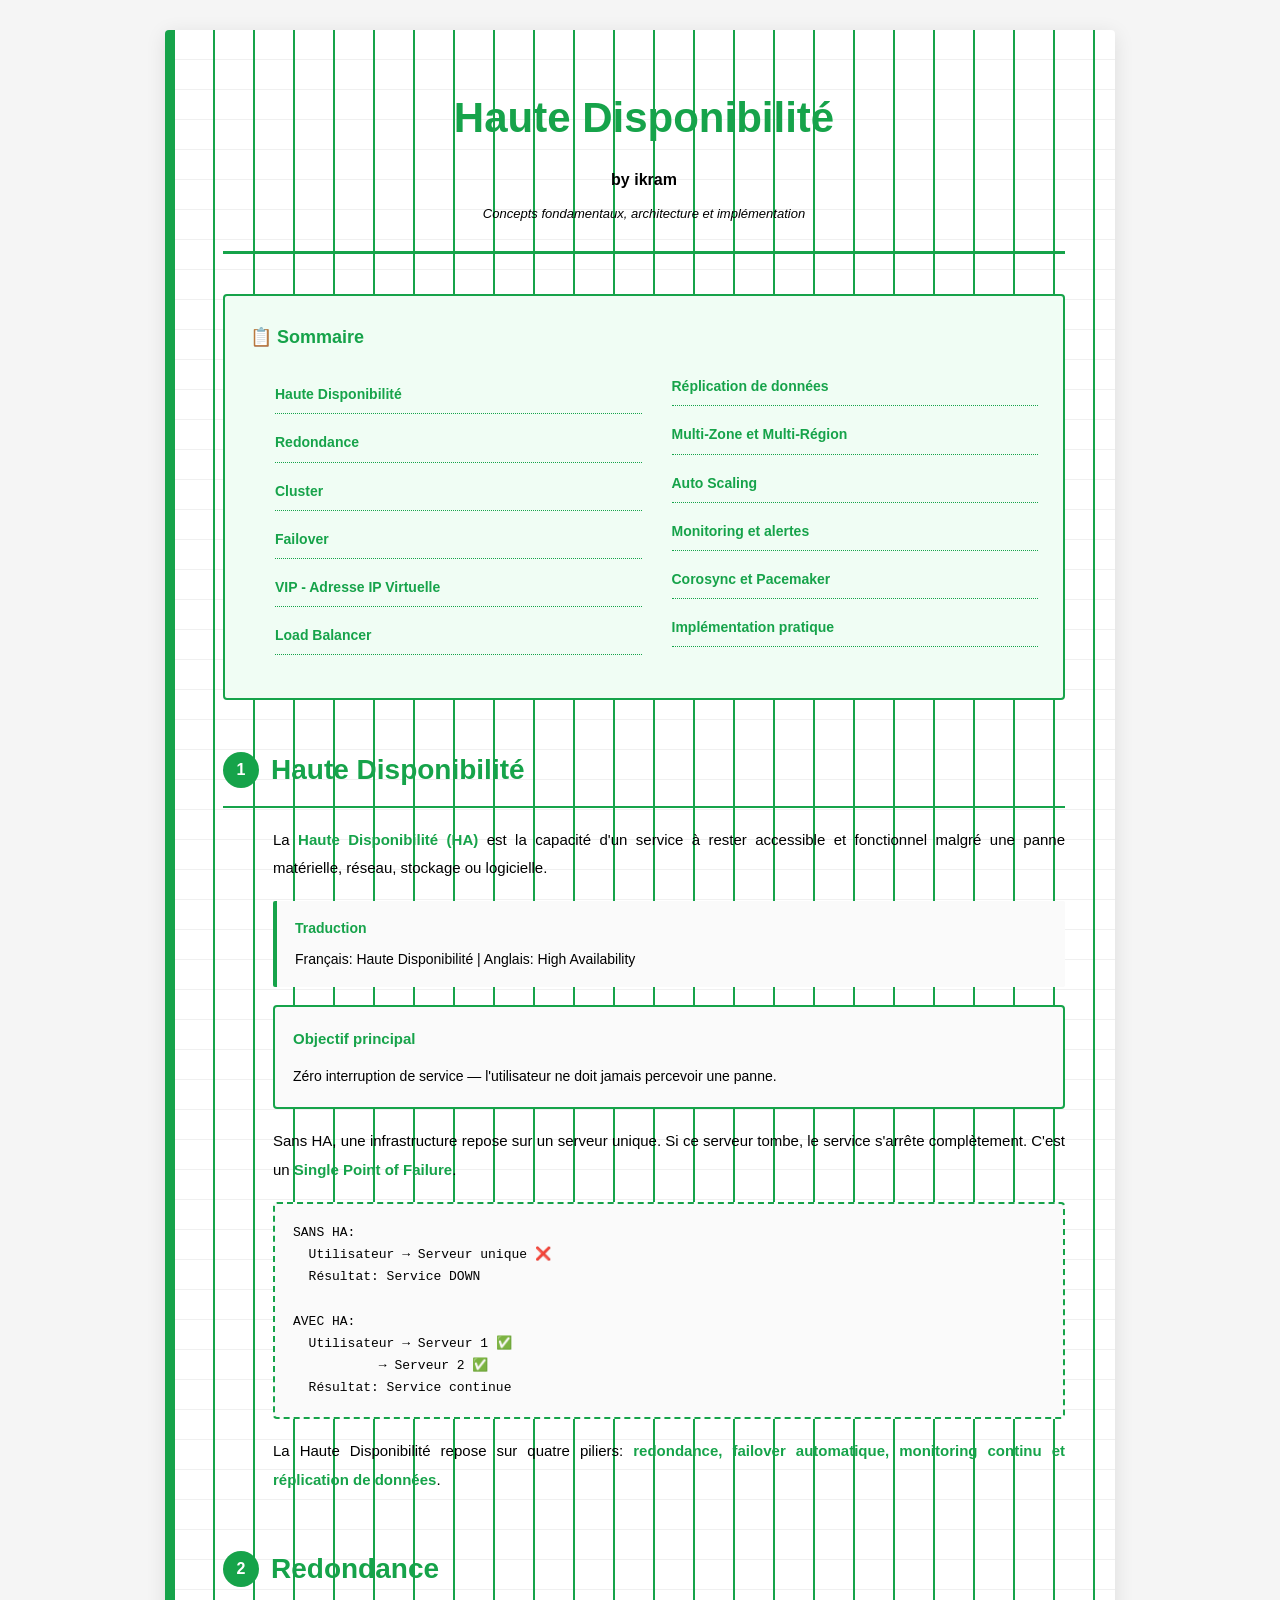
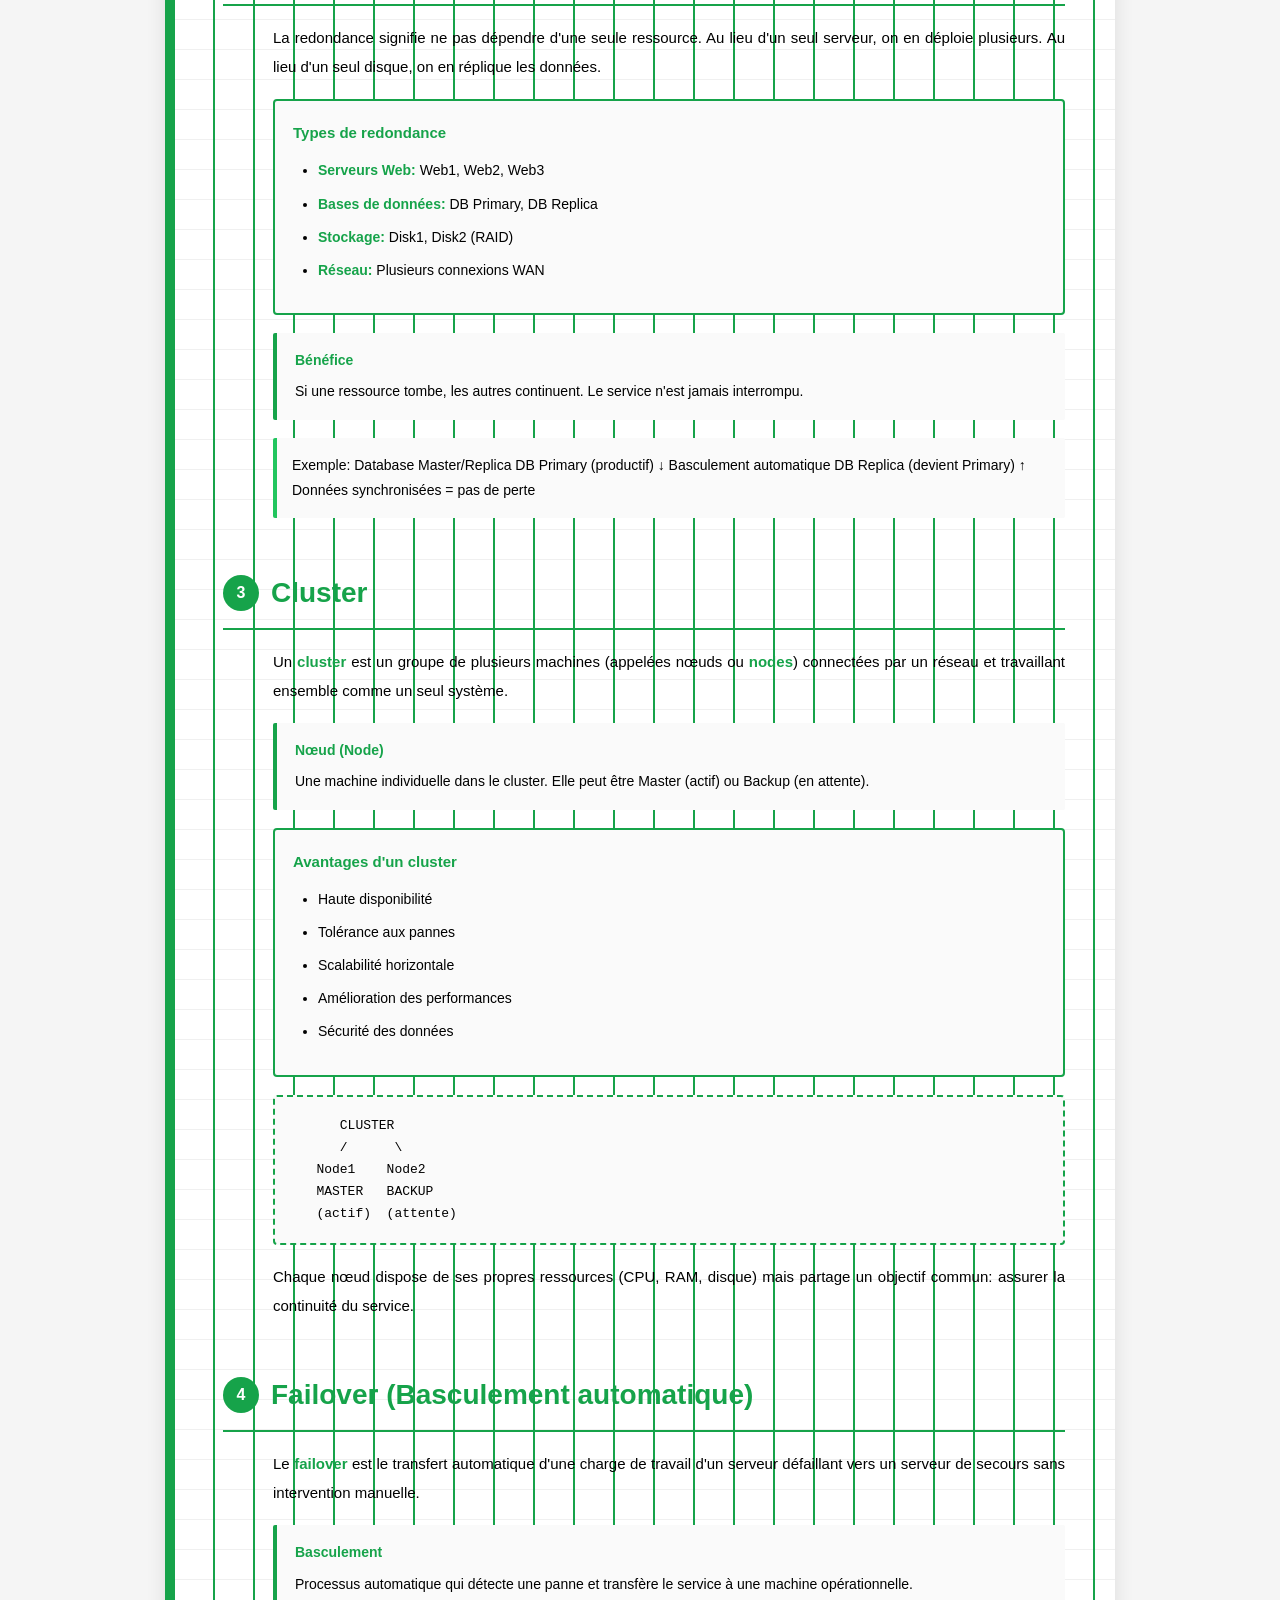
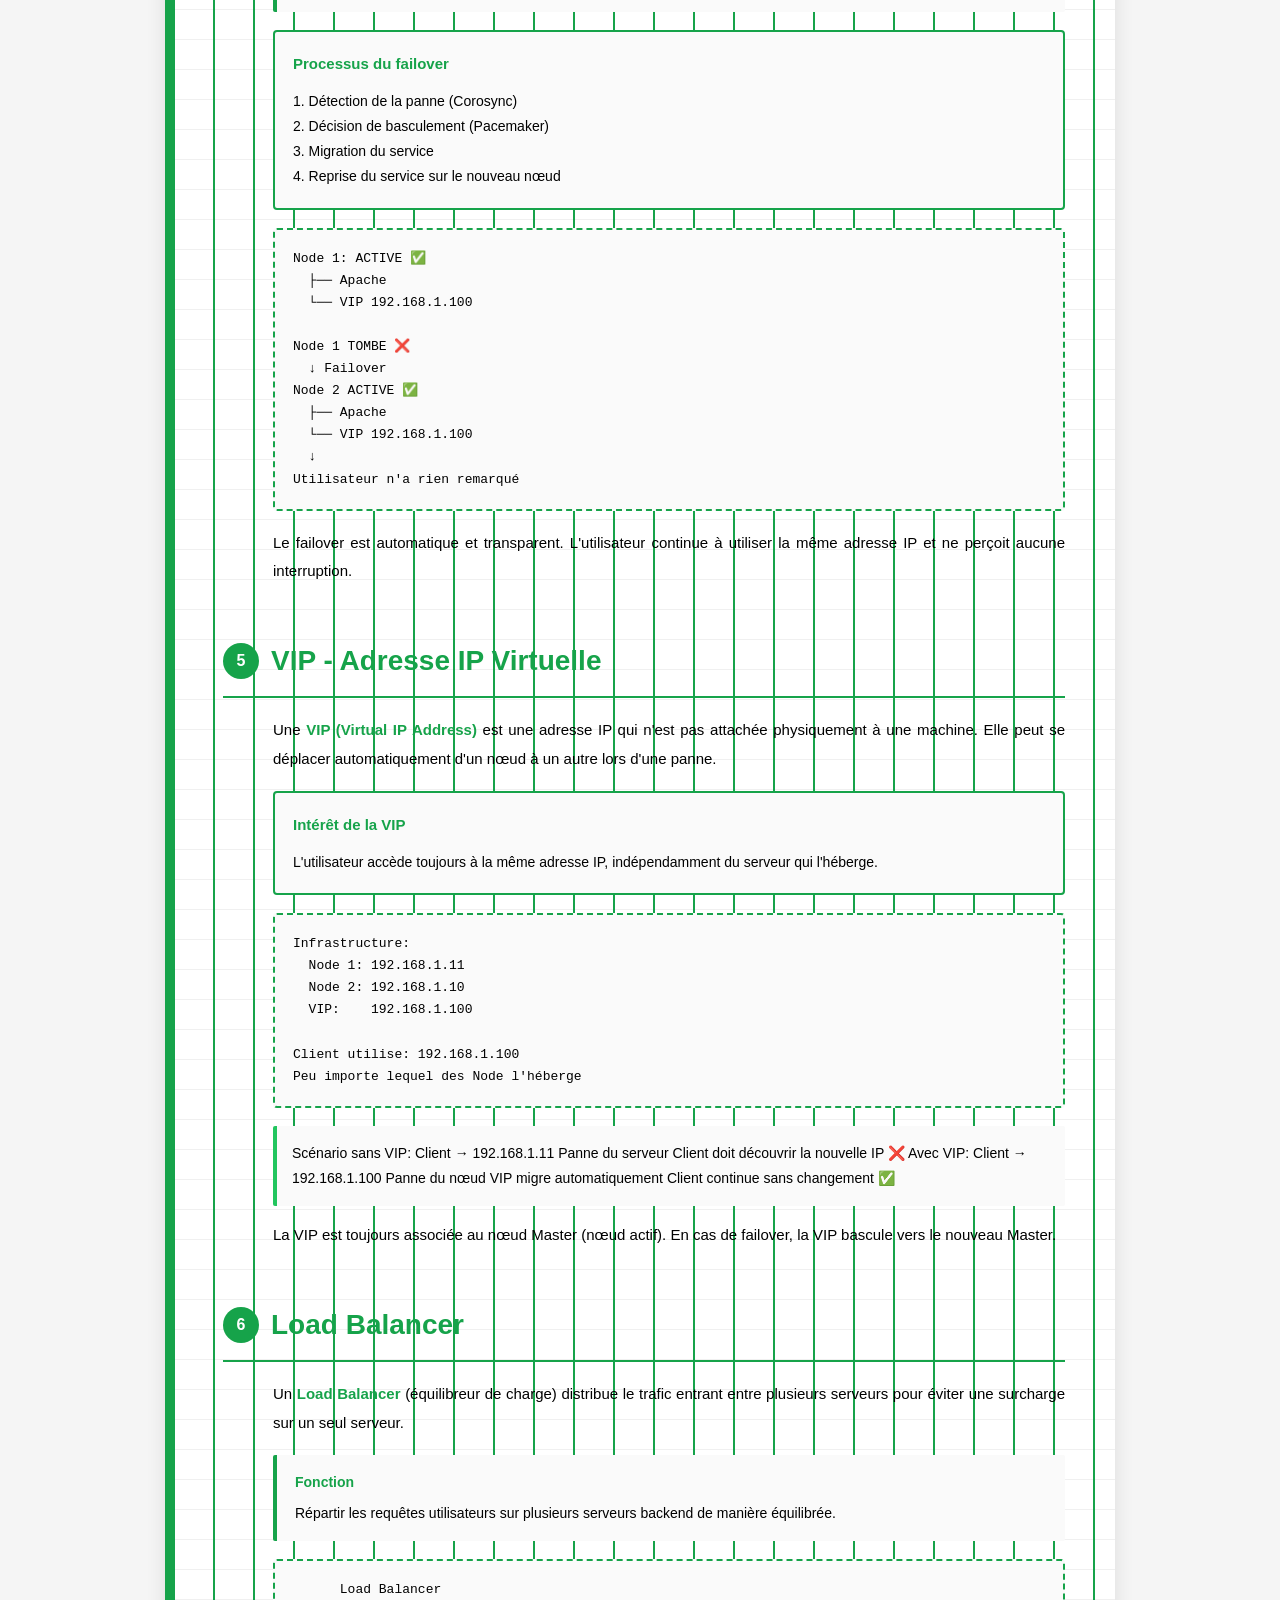
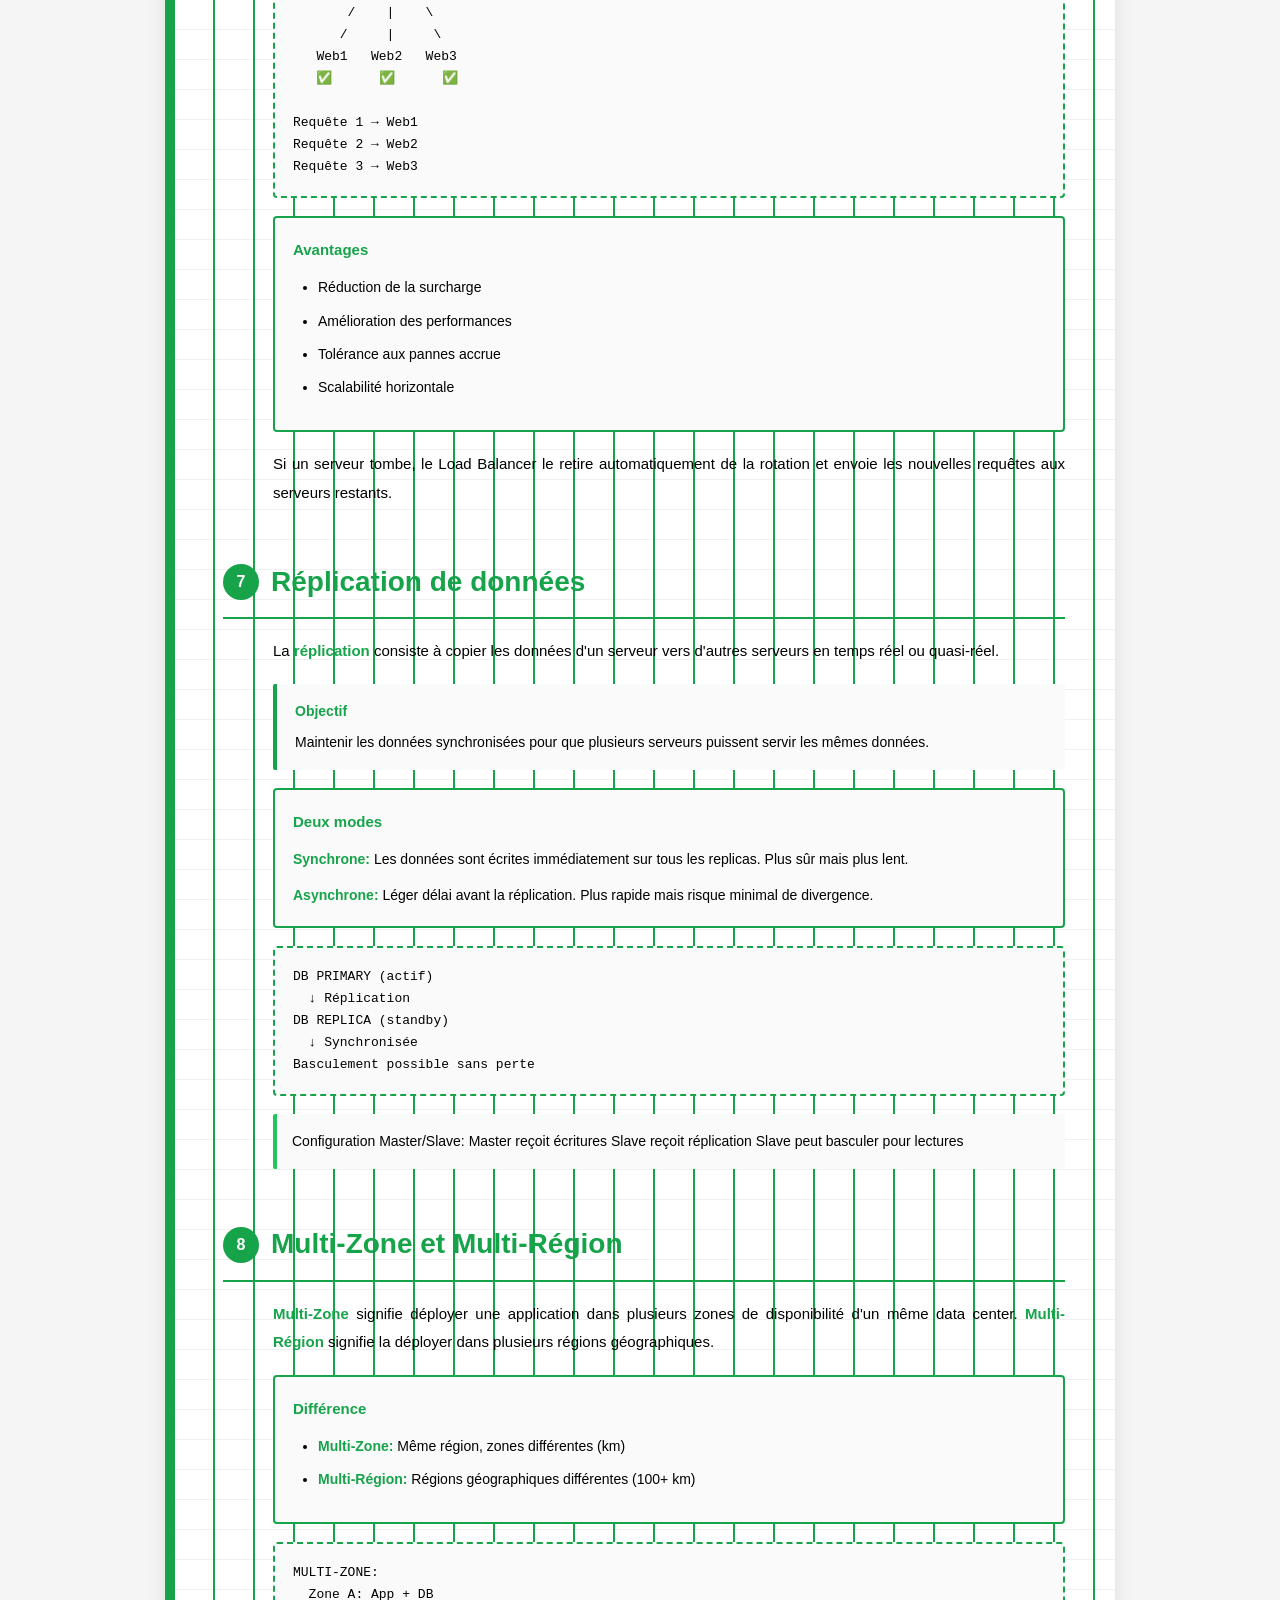
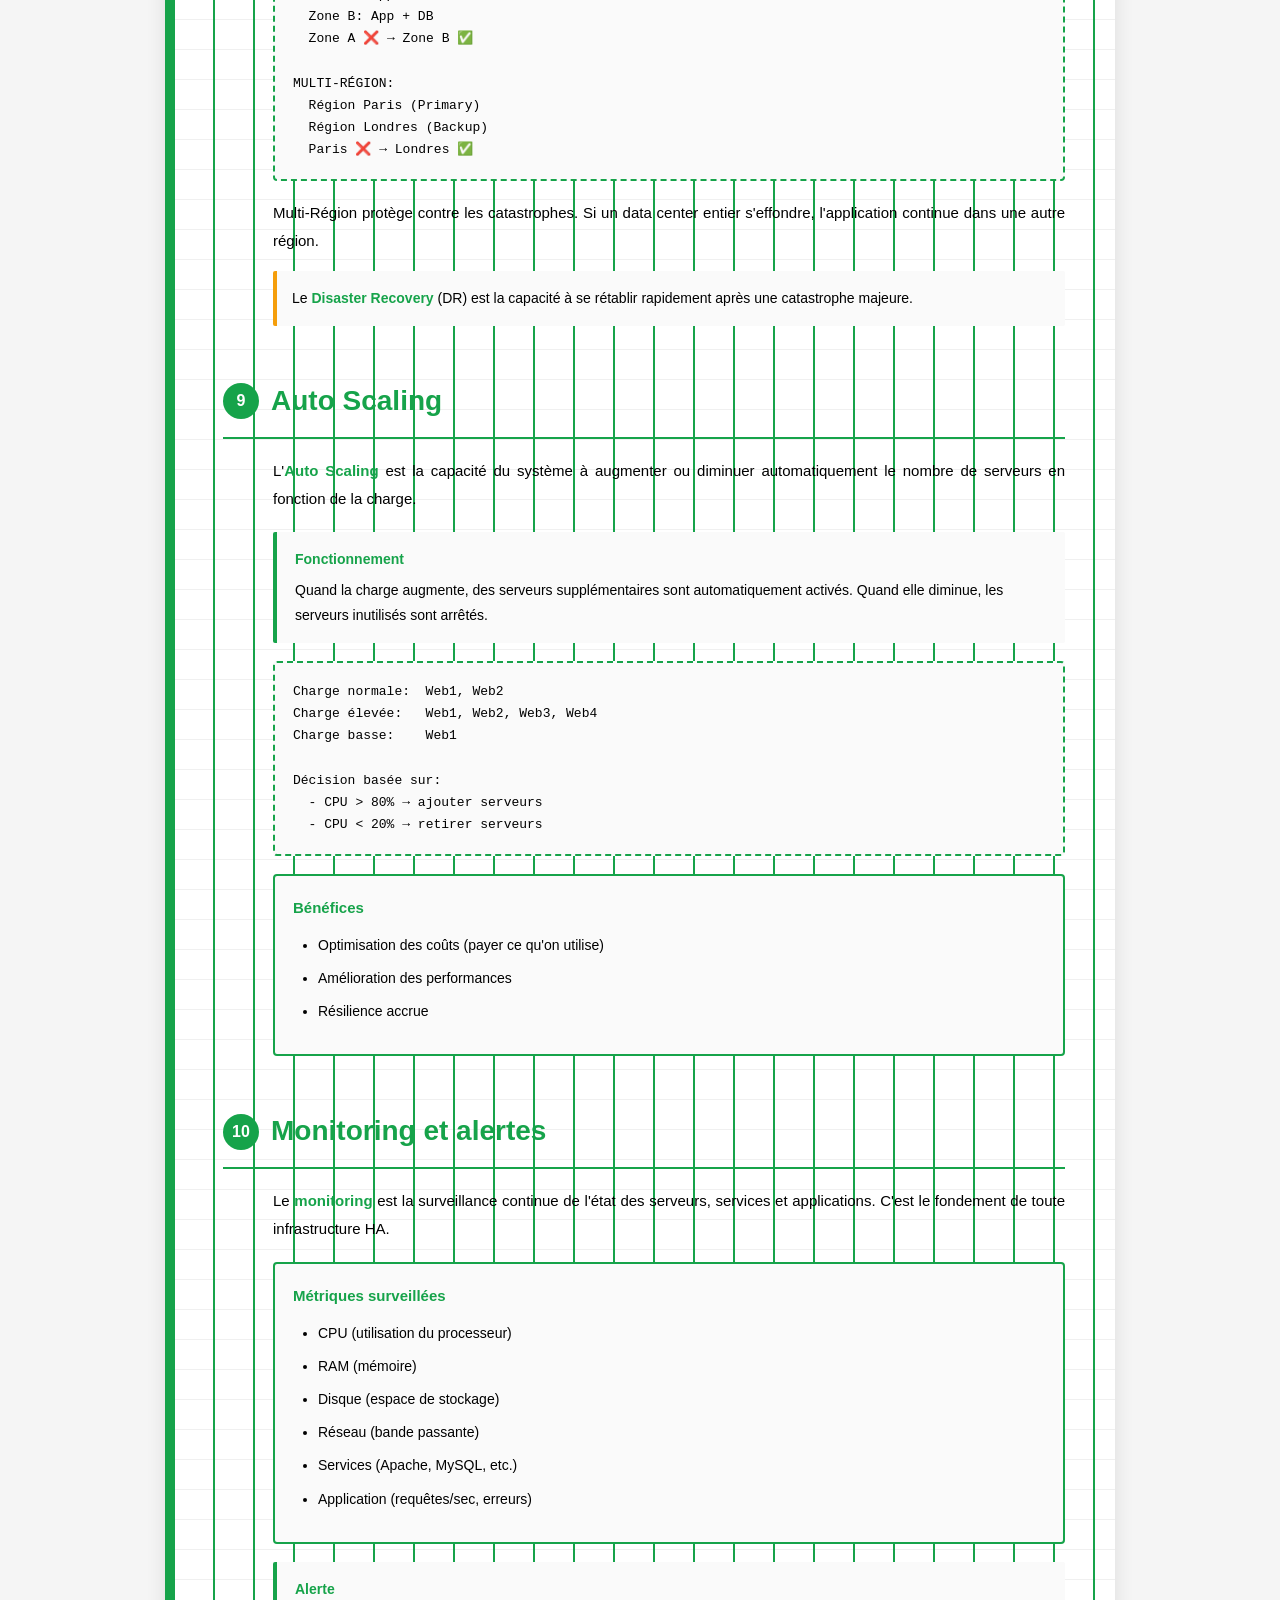
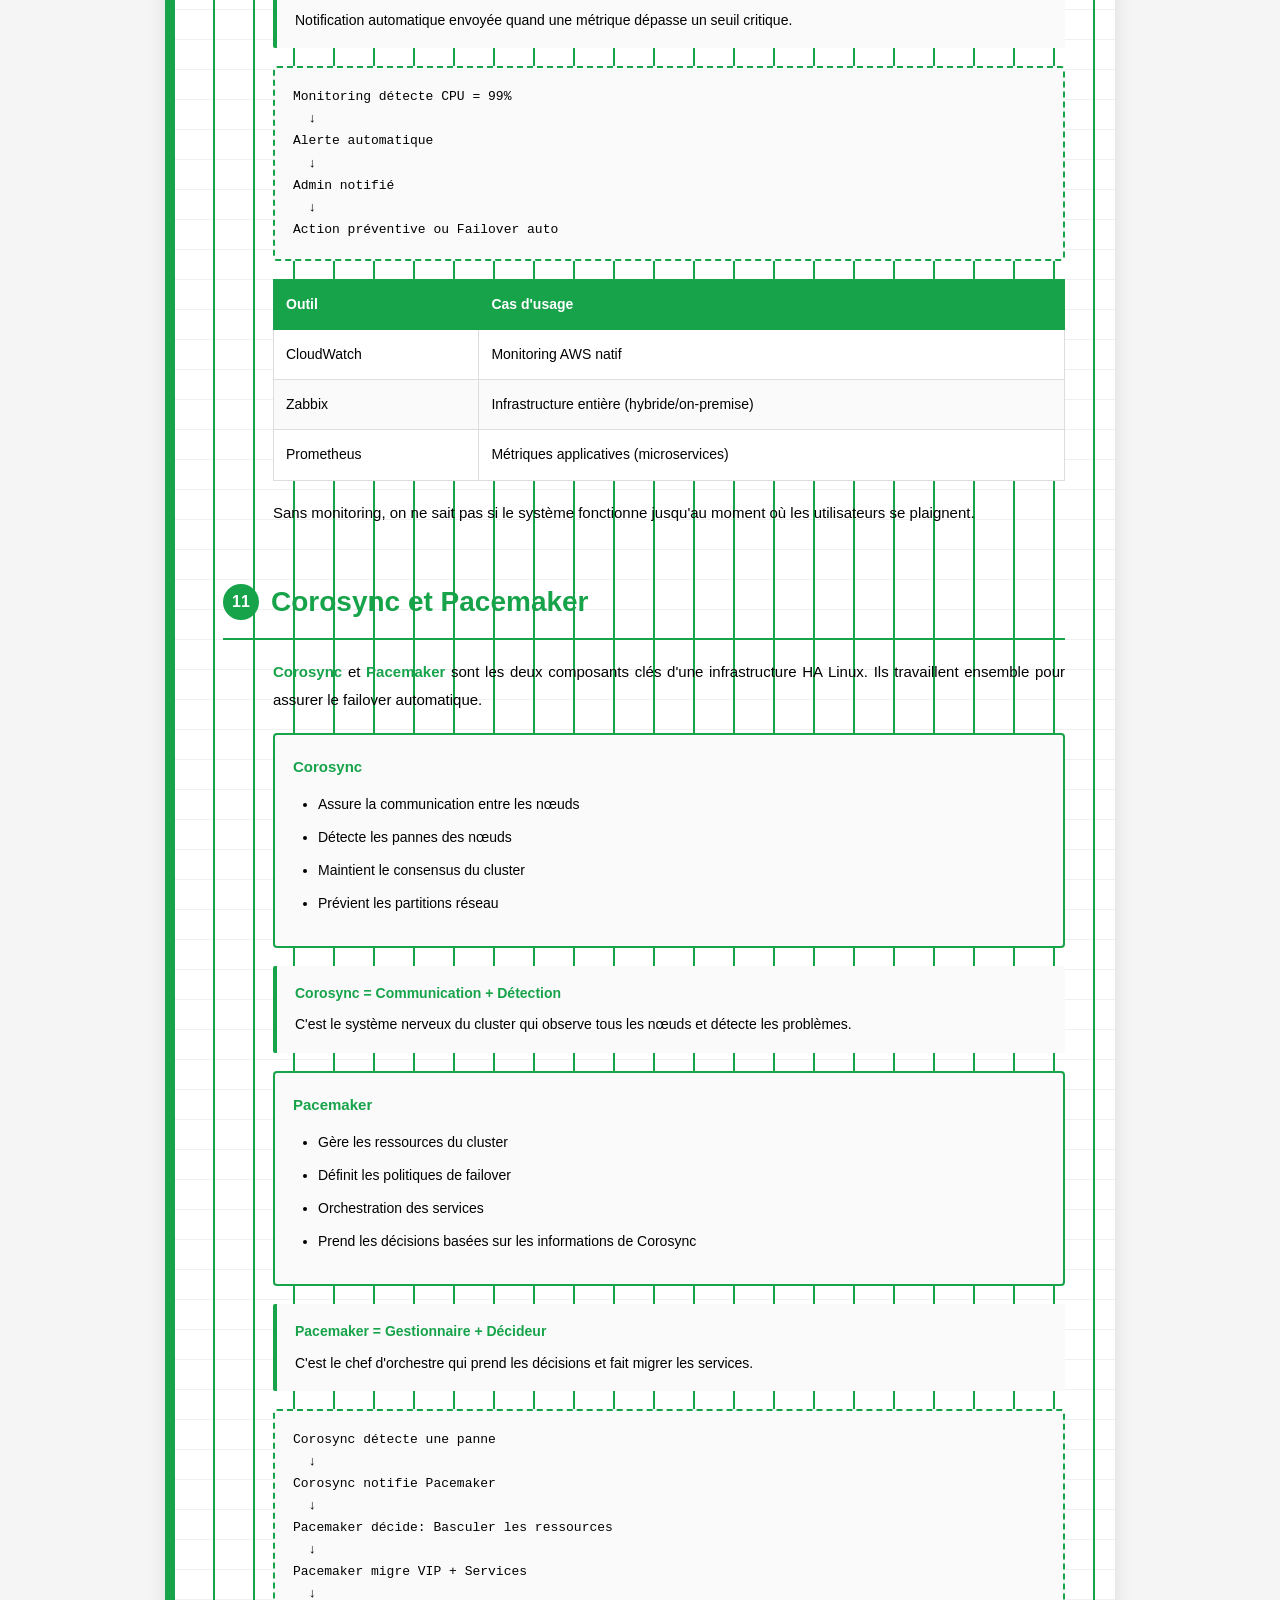
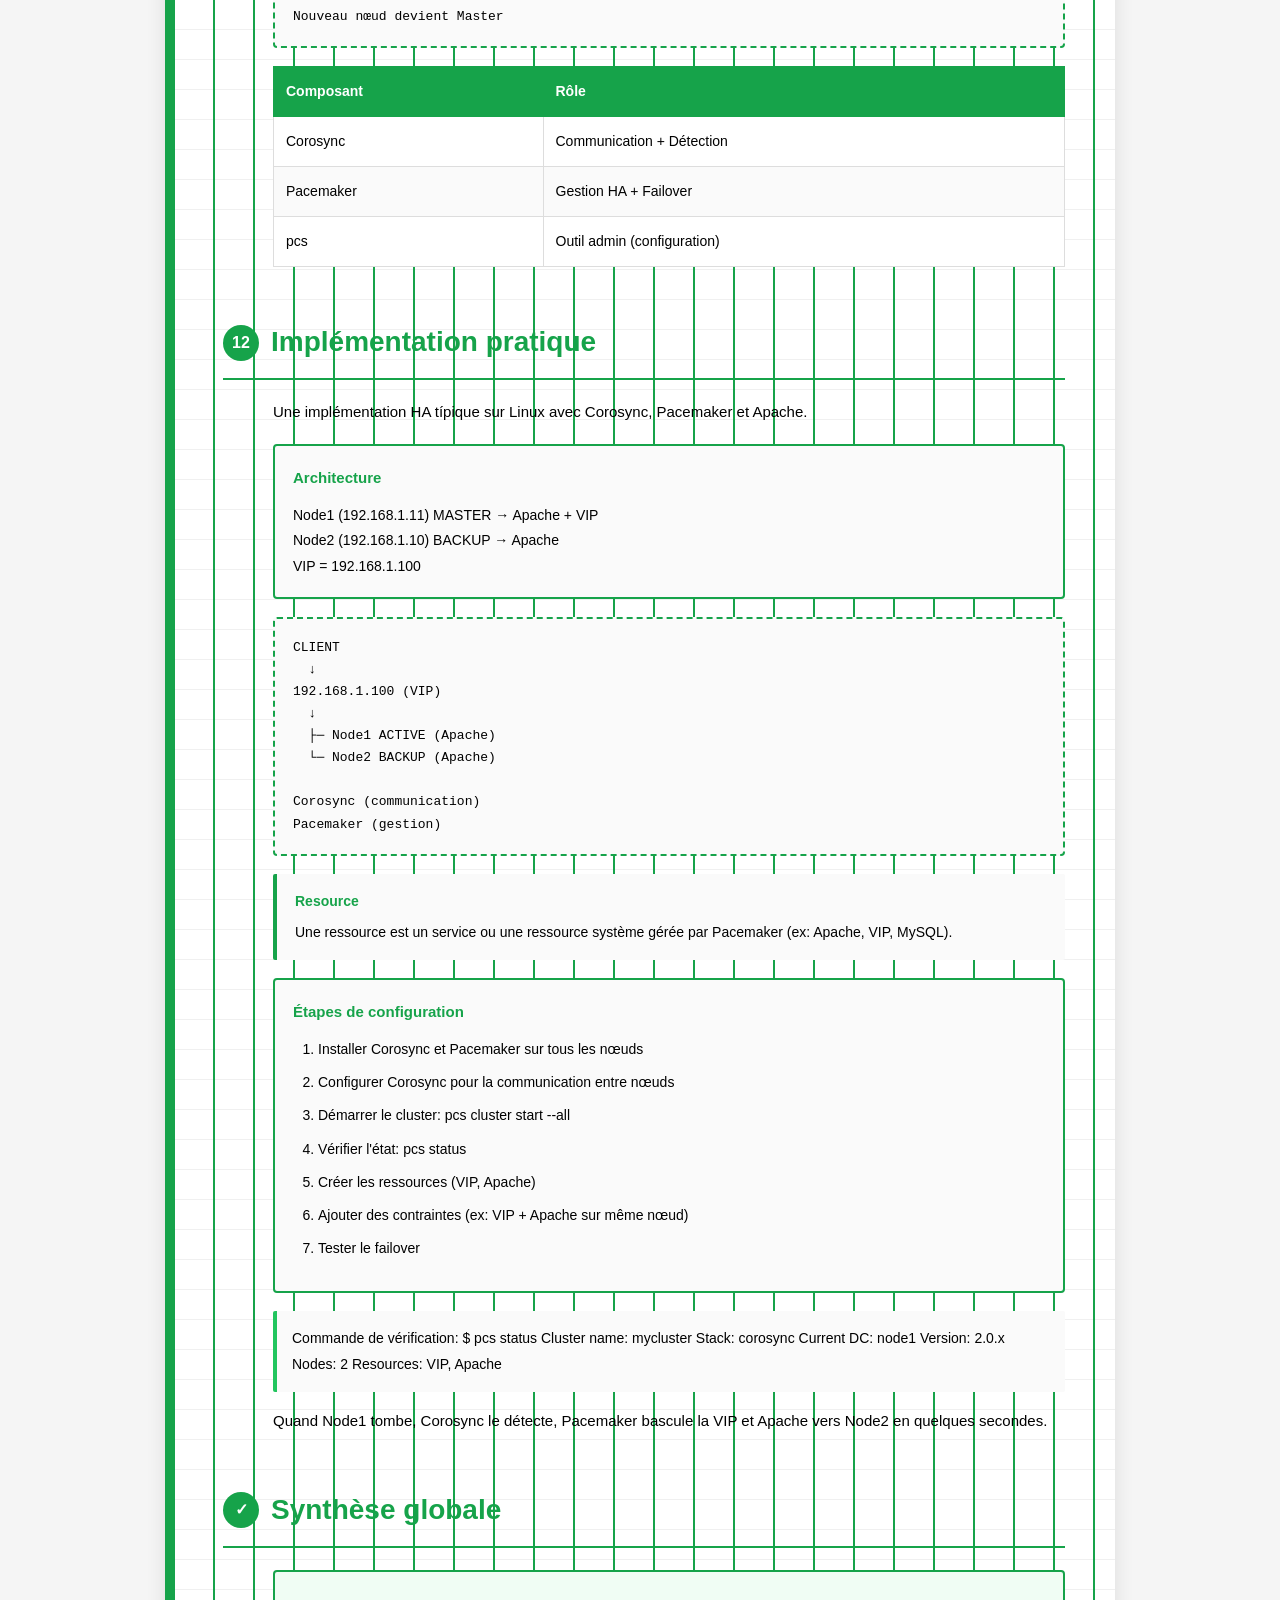
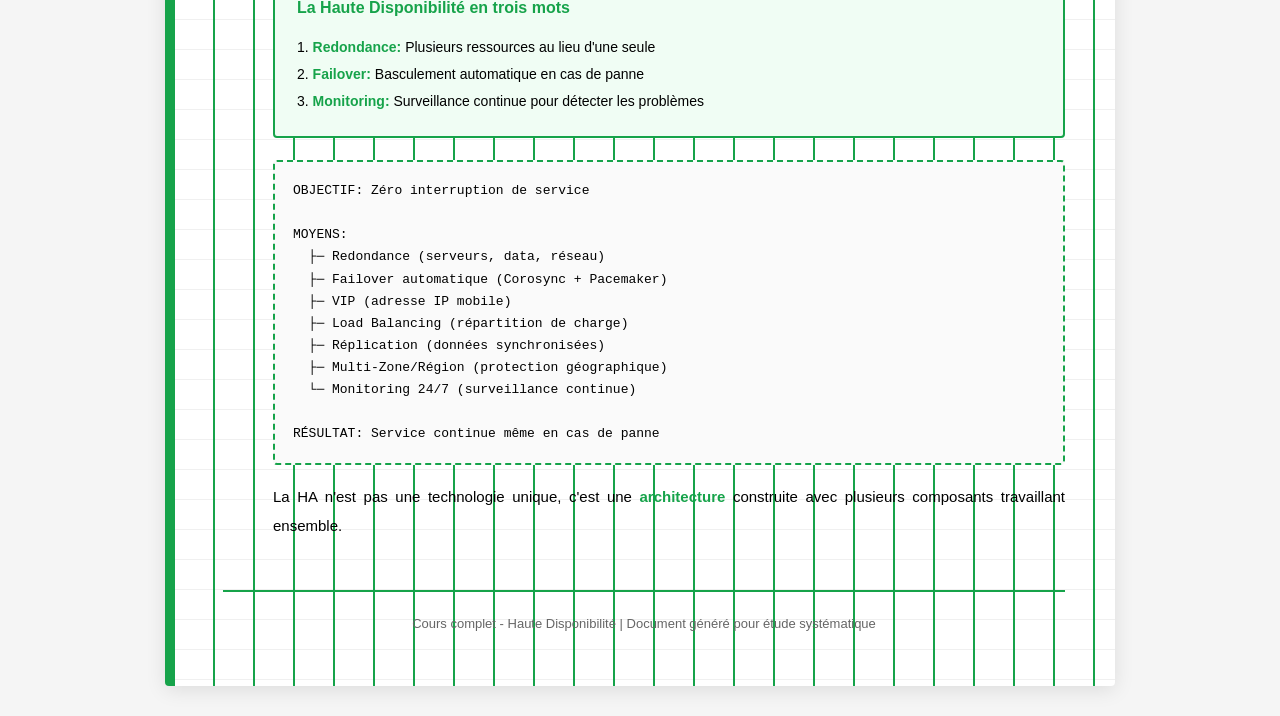
<file: Haute_Disponibilite_Cours_Complet.html>
<!DOCTYPE html>
<html lang="fr">
<head>
<meta charset="UTF-8">
<meta name="viewport" content="width=device-width, initial-scale=1.0">
<title>Haute Disponibilité</title>
<style>
*{margin:0;padding:0;box-sizing:border-box}
html{scroll-behavior:smooth}
body{font-family:Arial,sans-serif;background:#f5f5f5;padding:30px 20px;color:#000;line-height:1.8}
.container{max-width:950px;margin:0 auto;background:#fff;border-left:8px solid #16a34a;box-shadow:0 4px 20px rgba(0,0,0,0.1);border-radius:4px}
.notebook-lines{background-image:repeating-linear-gradient(to right,#16a34a 0px,#16a34a 2px,transparent 2px,transparent 40px),repeating-linear-gradient(to bottom,transparent 0px,transparent 29px,#f0f0f0 29px,#f0f0f0 30px);background-position:0 0,0 0;padding:50px}
.header{border-bottom:3px solid #16a34a;padding-bottom:25px;margin-bottom:40px;text-align:center}
.title{font-size:42px;font-weight:700;color:#16a34a;margin-bottom:10px}
.by-author{font-size:16px;color:#000;font-weight:600;margin:8px 0}
.tagline{font-size:13px;color:#000;font-style:italic}
.toc{background:#f0fdf4;border:2px solid #16a34a;border-radius:4px;padding:25px;margin-bottom:45px}
.toc-title{font-size:18px;font-weight:700;color:#16a34a;margin-bottom:15px}
.toc-list{list-style:none;columns:2;gap:30px}
.toc-list li{font-size:14px;margin-bottom:10px;color:#000;padding:6px 0;border-bottom:1px dotted #16a34a;break-inside:avoid}
.toc-list a{color:#16a34a;text-decoration:none;font-weight:600;cursor:pointer}
.toc-list a:hover{text-decoration:underline}
.section{margin-bottom:50px}
.section-number{display:inline-block;width:36px;height:36px;background:#16a34a;color:#fff;border-radius:50%;text-align:center;line-height:36px;font-weight:700;font-size:16px;margin-right:12px}
.section-title{font-size:28px;font-weight:700;color:#16a34a;margin-bottom:18px;display:flex;align-items:center;padding-bottom:10px;border-bottom:2px solid #16a34a;scroll-margin-top:50px}
.section-content{margin-left:50px;color:#000}
.definition{background:#fafafa;border-left:4px solid #16a34a;padding:15px 18px;margin:18px 0;border-radius:2px;font-size:14px}
.definition-label{color:#16a34a;font-weight:700;margin-bottom:6px;display:block}
.key-concept{background:#fafafa;border:2px solid #16a34a;padding:18px;margin:18px 0;border-radius:4px;font-size:14px}
.key-concept-title{font-weight:700;color:#16a34a;margin-bottom:12px;font-size:15px;display:block}
.diagram-box{background:#fafafa;border:2px dashed #16a34a;padding:18px;margin:18px 0;border-radius:4px;font-family:'Courier New',monospace;font-size:13px;color:#000;overflow-x:auto;line-height:1.7;white-space:pre-wrap;word-wrap:break-word}
.table-wrapper{overflow-x:auto;margin:18px 0}
table{width:100%;border-collapse:collapse;font-size:14px;background:#fff}
th{background:#16a34a;color:#fff;padding:12px;text-align:left;font-weight:700;border:1px solid #16a34a}
td{border:1px solid #ddd;padding:12px;color:#000}
tr:nth-child(even){background:#fafafa}
.highlight-fr{color:#16a34a;font-weight:700}
.example{background:#fafafa;border-left:4px solid #22c55e;padding:15px;margin:15px 0;font-size:14px;border-radius:2px;color:#000}
.note{background:#fafafa;border-left:4px solid #f59e0b;padding:15px;margin:15px 0;font-size:14px;border-radius:2px;color:#000}
.paragraph{margin:15px 0;text-align:justify;font-size:15px;color:#000;line-height:1.9}
.footer{border-top:2px solid #16a34a;margin-top:50px;padding-top:20px;text-align:center;color:#666;font-size:13px}
.summary-box{background:#f0fdf4;color:#000;padding:22px;border-radius:4px;margin:22px 0;border:2px solid #16a34a}
.summary-title{font-weight:700;font-size:16px;margin-bottom:12px;color:#16a34a}
.summary-text{font-size:14px;line-height:1.9;color:#000}
ul,ol{margin:12px 0 12px 25px;color:#000}
ul li,ol li{margin:8px 0;color:#000;font-size:14px}
</style>
</head>
<body>
<div class="container">
<div class="notebook-lines">

<div class="header">
<div class="title">Haute Disponibilité</div>
<div class="by-author">by ikram</div>
<div class="tagline">Concepts fondamentaux, architecture et implémentation</div>
</div>

<div class="toc">
<div class="toc-title">📋 Sommaire</div>
<ol class="toc-list">
<li><a href="#s1">Haute Disponibilité</a></li>
<li><a href="#s2">Redondance</a></li>
<li><a href="#s3">Cluster</a></li>
<li><a href="#s4">Failover</a></li>
<li><a href="#s5">VIP - Adresse IP Virtuelle</a></li>
<li><a href="#s6">Load Balancer</a></li>
<li><a href="#s7">Réplication de données</a></li>
<li><a href="#s8">Multi-Zone et Multi-Région</a></li>
<li><a href="#s9">Auto Scaling</a></li>
<li><a href="#s10">Monitoring et alertes</a></li>
<li><a href="#s11">Corosync et Pacemaker</a></li>
<li><a href="#s12">Implémentation pratique</a></li>
</ol>
</div>

<div class="section">
<div class="section-title" id="s1">
<span class="section-number">1</span>
Haute Disponibilité
</div>
<div class="section-content">
<div class="paragraph">
La <span class="highlight-fr">Haute Disponibilité (HA)</span> est la capacité d'un service à rester accessible et fonctionnel malgré une panne matérielle, réseau, stockage ou logicielle.
</div>
<div class="definition">
<span class="definition-label">Traduction</span>
Français: Haute Disponibilité | Anglais: High Availability
</div>
<div class="key-concept">
<span class="key-concept-title">Objectif principal</span>
Zéro interruption de service — l'utilisateur ne doit jamais percevoir une panne.
</div>
<div class="paragraph">
Sans HA, une infrastructure repose sur un serveur unique. Si ce serveur tombe, le service s'arrête complètement. C'est un <span class="highlight-fr">Single Point of Failure</span>.
</div>
<div class="diagram-box">SANS HA:
  Utilisateur → Serveur unique ❌
  Résultat: Service DOWN

AVEC HA:
  Utilisateur → Serveur 1 ✅
           → Serveur 2 ✅
  Résultat: Service continue</div>
<div class="paragraph">
La Haute Disponibilité repose sur quatre piliers: <span class="highlight-fr">redondance, failover automatique, monitoring continu et réplication de données</span>.
</div>
</div>
</div>

<div class="section">
<div class="section-title" id="s2">
<span class="section-number">2</span>
Redondance
</div>
<div class="section-content">
<div class="paragraph">
La redondance signifie ne pas dépendre d'une seule ressource. Au lieu d'un seul serveur, on en déploie plusieurs. Au lieu d'un seul disque, on en réplique les données.
</div>
<div class="key-concept">
<span class="key-concept-title">Types de redondance</span>
<ul>
<li><span class="highlight-fr">Serveurs Web:</span> Web1, Web2, Web3</li>
<li><span class="highlight-fr">Bases de données:</span> DB Primary, DB Replica</li>
<li><span class="highlight-fr">Stockage:</span> Disk1, Disk2 (RAID)</li>
<li><span class="highlight-fr">Réseau:</span> Plusieurs connexions WAN</li>
</ul>
</div>
<div class="definition">
<span class="definition-label">Bénéfice</span>
Si une ressource tombe, les autres continuent. Le service n'est jamais interrompu.
</div>
<div class="example">
Exemple: Database Master/Replica
  DB Primary (productif) ↓
  Basculement automatique
  DB Replica (devient Primary) ↑
  Données synchronisées = pas de perte
</div>
</div>
</div>

<div class="section">
<div class="section-title" id="s3">
<span class="section-number">3</span>
Cluster
</div>
<div class="section-content">
<div class="paragraph">
Un <span class="highlight-fr">cluster</span> est un groupe de plusieurs machines (appelées nœuds ou <span class="highlight-fr">nodes</span>) connectées par un réseau et travaillant ensemble comme un seul système.
</div>
<div class="definition">
<span class="definition-label">Nœud (Node)</span>
Une machine individuelle dans le cluster. Elle peut être Master (actif) ou Backup (en attente).
</div>
<div class="key-concept">
<span class="key-concept-title">Avantages d'un cluster</span>
<ul>
<li>Haute disponibilité</li>
<li>Tolérance aux pannes</li>
<li>Scalabilité horizontale</li>
<li>Amélioration des performances</li>
<li>Sécurité des données</li>
</ul>
</div>
<div class="diagram-box">      CLUSTER
      /      \
   Node1    Node2
   MASTER   BACKUP
   (actif)  (attente)</div>
<div class="paragraph">
Chaque nœud dispose de ses propres ressources (CPU, RAM, disque) mais partage un objectif commun: assurer la continuité du service.
</div>
</div>
</div>

<div class="section">
<div class="section-title" id="s4">
<span class="section-number">4</span>
Failover (Basculement automatique)
</div>
<div class="section-content">
<div class="paragraph">
Le <span class="highlight-fr">failover</span> est le transfert automatique d'une charge de travail d'un serveur défaillant vers un serveur de secours sans intervention manuelle.
</div>
<div class="definition">
<span class="definition-label">Basculement</span>
Processus automatique qui détecte une panne et transfère le service à une machine opérationnelle.
</div>
<div class="key-concept">
<span class="key-concept-title">Processus du failover</span>
1. Détection de la panne (Corosync)<br>
2. Décision de basculement (Pacemaker)<br>
3. Migration du service<br>
4. Reprise du service sur le nouveau nœud
</div>
<div class="diagram-box">Node 1: ACTIVE ✅
  ├── Apache
  └── VIP 192.168.1.100

Node 1 TOMBE ❌
  ↓ Failover
Node 2 ACTIVE ✅
  ├── Apache
  └── VIP 192.168.1.100
  ↓
Utilisateur n'a rien remarqué</div>
<div class="paragraph">
Le failover est automatique et transparent. L'utilisateur continue à utiliser la même adresse IP et ne perçoit aucune interruption.
</div>
</div>
</div>

<div class="section">
<div class="section-title" id="s5">
<span class="section-number">5</span>
VIP - Adresse IP Virtuelle
</div>
<div class="section-content">
<div class="paragraph">
Une <span class="highlight-fr">VIP (Virtual IP Address)</span> est une adresse IP qui n'est pas attachée physiquement à une machine. Elle peut se déplacer automatiquement d'un nœud à un autre lors d'une panne.
</div>
<div class="key-concept">
<span class="key-concept-title">Intérêt de la VIP</span>
L'utilisateur accède toujours à la même adresse IP, indépendamment du serveur qui l'héberge.
</div>
<div class="diagram-box">Infrastructure:
  Node 1: 192.168.1.11
  Node 2: 192.168.1.10
  VIP:    192.168.1.100

Client utilise: 192.168.1.100
Peu importe lequel des Node l'héberge</div>
<div class="example">
Scénario sans VIP:
  Client → 192.168.1.11
  Panne du serveur
  Client doit découvrir la nouvelle IP ❌

Avec VIP:
  Client → 192.168.1.100
  Panne du nœud
  VIP migre automatiquement
  Client continue sans changement ✅
</div>
<div class="paragraph">
La VIP est toujours associée au nœud Master (nœud actif). En cas de failover, la VIP bascule vers le nouveau Master.
</div>
</div>
</div>

<div class="section">
<div class="section-title" id="s6">
<span class="section-number">6</span>
Load Balancer
</div>
<div class="section-content">
<div class="paragraph">
Un <span class="highlight-fr">Load Balancer</span> (équilibreur de charge) distribue le trafic entrant entre plusieurs serveurs pour éviter une surcharge sur un seul serveur.
</div>
<div class="definition">
<span class="definition-label">Fonction</span>
Répartir les requêtes utilisateurs sur plusieurs serveurs backend de manière équilibrée.
</div>
<div class="diagram-box">      Load Balancer
       /    |    \
      /     |     \
   Web1   Web2   Web3
   ✅      ✅      ✅

Requête 1 → Web1
Requête 2 → Web2
Requête 3 → Web3</div>
<div class="key-concept">
<span class="key-concept-title">Avantages</span>
<ul>
<li>Réduction de la surcharge</li>
<li>Amélioration des performances</li>
<li>Tolérance aux pannes accrue</li>
<li>Scalabilité horizontale</li>
</ul>
</div>
<div class="paragraph">
Si un serveur tombe, le Load Balancer le retire automatiquement de la rotation et envoie les nouvelles requêtes aux serveurs restants.
</div>
</div>
</div>

<div class="section">
<div class="section-title" id="s7">
<span class="section-number">7</span>
Réplication de données
</div>
<div class="section-content">
<div class="paragraph">
La <span class="highlight-fr">réplication</span> consiste à copier les données d'un serveur vers d'autres serveurs en temps réel ou quasi-réel.
</div>
<div class="definition">
<span class="definition-label">Objectif</span>
Maintenir les données synchronisées pour que plusieurs serveurs puissent servir les mêmes données.
</div>
<div class="key-concept">
<span class="key-concept-title">Deux modes</span>
<div style="margin-top:10px">
<div style="margin:10px 0"><span class="highlight-fr">Synchrone:</span> Les données sont écrites immédiatement sur tous les replicas. Plus sûr mais plus lent.</div>
<div><span class="highlight-fr">Asynchrone:</span> Léger délai avant la réplication. Plus rapide mais risque minimal de divergence.</div>
</div>
</div>
<div class="diagram-box">DB PRIMARY (actif)
  ↓ Réplication
DB REPLICA (standby)
  ↓ Synchronisée
Basculement possible sans perte</div>
<div class="example">
Configuration Master/Slave:
  Master reçoit écritures
  Slave reçoit réplication
  Slave peut basculer pour lectures
</div>
</div>
</div>

<div class="section">
<div class="section-title" id="s8">
<span class="section-number">8</span>
Multi-Zone et Multi-Région
</div>
<div class="section-content">
<div class="paragraph">
<span class="highlight-fr">Multi-Zone</span> signifie déployer une application dans plusieurs zones de disponibilité d'un même data center. <span class="highlight-fr">Multi-Région</span> signifie la déployer dans plusieurs régions géographiques.
</div>
<div class="key-concept">
<span class="key-concept-title">Différence</span>
<ul>
<li><span class="highlight-fr">Multi-Zone:</span> Même région, zones différentes (km)</li>
<li><span class="highlight-fr">Multi-Région:</span> Régions géographiques différentes (100+ km)</li>
</ul>
</div>
<div class="diagram-box">MULTI-ZONE:
  Zone A: App + DB
  Zone B: App + DB
  Zone A ❌ → Zone B ✅

MULTI-RÉGION:
  Région Paris (Primary)
  Région Londres (Backup)
  Paris ❌ → Londres ✅</div>
<div class="paragraph">
Multi-Région protège contre les catastrophes. Si un data center entier s'effondre, l'application continue dans une autre région.
</div>
<div class="note">
Le <span class="highlight-fr">Disaster Recovery</span> (DR) est la capacité à se rétablir rapidement après une catastrophe majeure.
</div>
</div>
</div>

<div class="section">
<div class="section-title" id="s9">
<span class="section-number">9</span>
Auto Scaling
</div>
<div class="section-content">
<div class="paragraph">
L'<span class="highlight-fr">Auto Scaling</span> est la capacité du système à augmenter ou diminuer automatiquement le nombre de serveurs en fonction de la charge.
</div>
<div class="definition">
<span class="definition-label">Fonctionnement</span>
Quand la charge augmente, des serveurs supplémentaires sont automatiquement activés. Quand elle diminue, les serveurs inutilisés sont arrêtés.
</div>
<div class="diagram-box">Charge normale:  Web1, Web2
Charge élevée:   Web1, Web2, Web3, Web4
Charge basse:    Web1

Décision basée sur:
  - CPU > 80% → ajouter serveurs
  - CPU < 20% → retirer serveurs</div>
<div class="key-concept">
<span class="key-concept-title">Bénéfices</span>
<ul>
<li>Optimisation des coûts (payer ce qu'on utilise)</li>
<li>Amélioration des performances</li>
<li>Résilience accrue</li>
</ul>
</div>
</div>
</div>

<div class="section">
<div class="section-title" id="s10">
<span class="section-number">10</span>
Monitoring et alertes
</div>
<div class="section-content">
<div class="paragraph">
Le <span class="highlight-fr">monitoring</span> est la surveillance continue de l'état des serveurs, services et applications. C'est le fondement de toute infrastructure HA.
</div>
<div class="key-concept">
<span class="key-concept-title">Métriques surveillées</span>
<ul>
<li>CPU (utilisation du processeur)</li>
<li>RAM (mémoire)</li>
<li>Disque (espace de stockage)</li>
<li>Réseau (bande passante)</li>
<li>Services (Apache, MySQL, etc.)</li>
<li>Application (requêtes/sec, erreurs)</li>
</ul>
</div>
<div class="definition">
<span class="definition-label">Alerte</span>
Notification automatique envoyée quand une métrique dépasse un seuil critique.
</div>
<div class="diagram-box">Monitoring détecte CPU = 99%
  ↓
Alerte automatique
  ↓
Admin notifié
  ↓
Action préventive ou Failover auto</div>
<div class="table-wrapper">
<table>
<thead>
<tr>
<th>Outil</th>
<th>Cas d'usage</th>
</tr>
</thead>
<tbody>
<tr>
<td>CloudWatch</td>
<td>Monitoring AWS natif</td>
</tr>
<tr>
<td>Zabbix</td>
<td>Infrastructure entière (hybride/on-premise)</td>
</tr>
<tr>
<td>Prometheus</td>
<td>Métriques applicatives (microservices)</td>
</tr>
</tbody>
</table>
</div>
<div class="paragraph">
Sans monitoring, on ne sait pas si le système fonctionne jusqu'au moment où les utilisateurs se plaignent.
</div>
</div>
</div>

<div class="section">
<div class="section-title" id="s11">
<span class="section-number">11</span>
Corosync et Pacemaker
</div>
<div class="section-content">
<div class="paragraph">
<span class="highlight-fr">Corosync</span> et <span class="highlight-fr">Pacemaker</span> sont les deux composants clés d'une infrastructure HA Linux. Ils travaillent ensemble pour assurer le failover automatique.
</div>
<div class="key-concept">
<span class="key-concept-title">Corosync</span>
<ul>
<li>Assure la communication entre les nœuds</li>
<li>Détecte les pannes des nœuds</li>
<li>Maintient le consensus du cluster</li>
<li>Prévient les partitions réseau</li>
</ul>
</div>
<div class="definition">
<span class="definition-label">Corosync = Communication + Détection</span>
C'est le système nerveux du cluster qui observe tous les nœuds et détecte les problèmes.
</div>
<div class="key-concept">
<span class="key-concept-title">Pacemaker</span>
<ul>
<li>Gère les ressources du cluster</li>
<li>Définit les politiques de failover</li>
<li>Orchestration des services</li>
<li>Prend les décisions basées sur les informations de Corosync</li>
</ul>
</div>
<div class="definition">
<span class="definition-label">Pacemaker = Gestionnaire + Décideur</span>
C'est le chef d'orchestre qui prend les décisions et fait migrer les services.
</div>
<div class="diagram-box">Corosync détecte une panne
  ↓
Corosync notifie Pacemaker
  ↓
Pacemaker décide: Basculer les ressources
  ↓
Pacemaker migre VIP + Services
  ↓
Nouveau nœud devient Master</div>
<div class="table-wrapper">
<table>
<thead>
<tr>
<th>Composant</th>
<th>Rôle</th>
</tr>
</thead>
<tbody>
<tr>
<td>Corosync</td>
<td>Communication + Détection</td>
</tr>
<tr>
<td>Pacemaker</td>
<td>Gestion HA + Failover</td>
</tr>
<tr>
<td>pcs</td>
<td>Outil admin (configuration)</td>
</tr>
</tbody>
</table>
</div>
</div>
</div>

<div class="section">
<div class="section-title" id="s12">
<span class="section-number">12</span>
Implémentation pratique
</div>
<div class="section-content">
<div class="paragraph">
Une implémentation HA típique sur Linux avec Corosync, Pacemaker et Apache.
</div>
<div class="key-concept">
<span class="key-concept-title">Architecture</span>
Node1 (192.168.1.11) MASTER → Apache + VIP<br>
Node2 (192.168.1.10) BACKUP → Apache<br>
VIP = 192.168.1.100<br>
</div>
<div class="diagram-box">CLIENT
  ↓
192.168.1.100 (VIP)
  ↓
  ├─ Node1 ACTIVE (Apache)
  └─ Node2 BACKUP (Apache)

Corosync (communication)
Pacemaker (gestion)</div>
<div class="definition">
<span class="definition-label">Resource</span>
Une ressource est un service ou une ressource système gérée par Pacemaker (ex: Apache, VIP, MySQL).
</div>
<div class="key-concept">
<span class="key-concept-title">Étapes de configuration</span>
<ol>
<li>Installer Corosync et Pacemaker sur tous les nœuds</li>
<li>Configurer Corosync pour la communication entre nœuds</li>
<li>Démarrer le cluster: pcs cluster start --all</li>
<li>Vérifier l'état: pcs status</li>
<li>Créer les ressources (VIP, Apache)</li>
<li>Ajouter des contraintes (ex: VIP + Apache sur même nœud)</li>
<li>Tester le failover</li>
</ol>
</div>
<div class="example">
Commande de vérification:
  $ pcs status
  Cluster name: mycluster
  Stack: corosync
  Current DC: node1
  Version: 2.0.x
  Nodes: 2
  Resources: VIP, Apache
</div>
<div class="paragraph">
Quand Node1 tombe, Corosync le détecte, Pacemaker bascule la VIP et Apache vers Node2 en quelques secondes.
</div>
</div>
</div>

<div class="section">
<div class="section-title">
<span class="section-number">✓</span>
Synthèse globale
</div>
<div class="section-content">
<div class="summary-box">
<div class="summary-title">La Haute Disponibilité en trois mots</div>
<div class="summary-text">
1. <span class="highlight-fr">Redondance:</span> Plusieurs ressources au lieu d'une seule<br>
2. <span class="highlight-fr">Failover:</span> Basculement automatique en cas de panne<br>
3. <span class="highlight-fr">Monitoring:</span> Surveillance continue pour détecter les problèmes
</div>
</div>
<div class="diagram-box">OBJECTIF: Zéro interruption de service

MOYENS:
  ├─ Redondance (serveurs, data, réseau)
  ├─ Failover automatique (Corosync + Pacemaker)
  ├─ VIP (adresse IP mobile)
  ├─ Load Balancing (répartition de charge)
  ├─ Réplication (données synchronisées)
  ├─ Multi-Zone/Région (protection géographique)
  └─ Monitoring 24/7 (surveillance continue)

RÉSULTAT: Service continue même en cas de panne</div>
<div class="paragraph">
La HA n'est pas une technologie unique, c'est une <span class="highlight-fr">architecture</span> construite avec plusieurs composants travaillant ensemble.
</div>
</div>
</div>

<div class="footer">
Cours complet - Haute Disponibilité | Document généré pour étude systématique
</div>

</div>
</div>
</body>
</html>
</file>
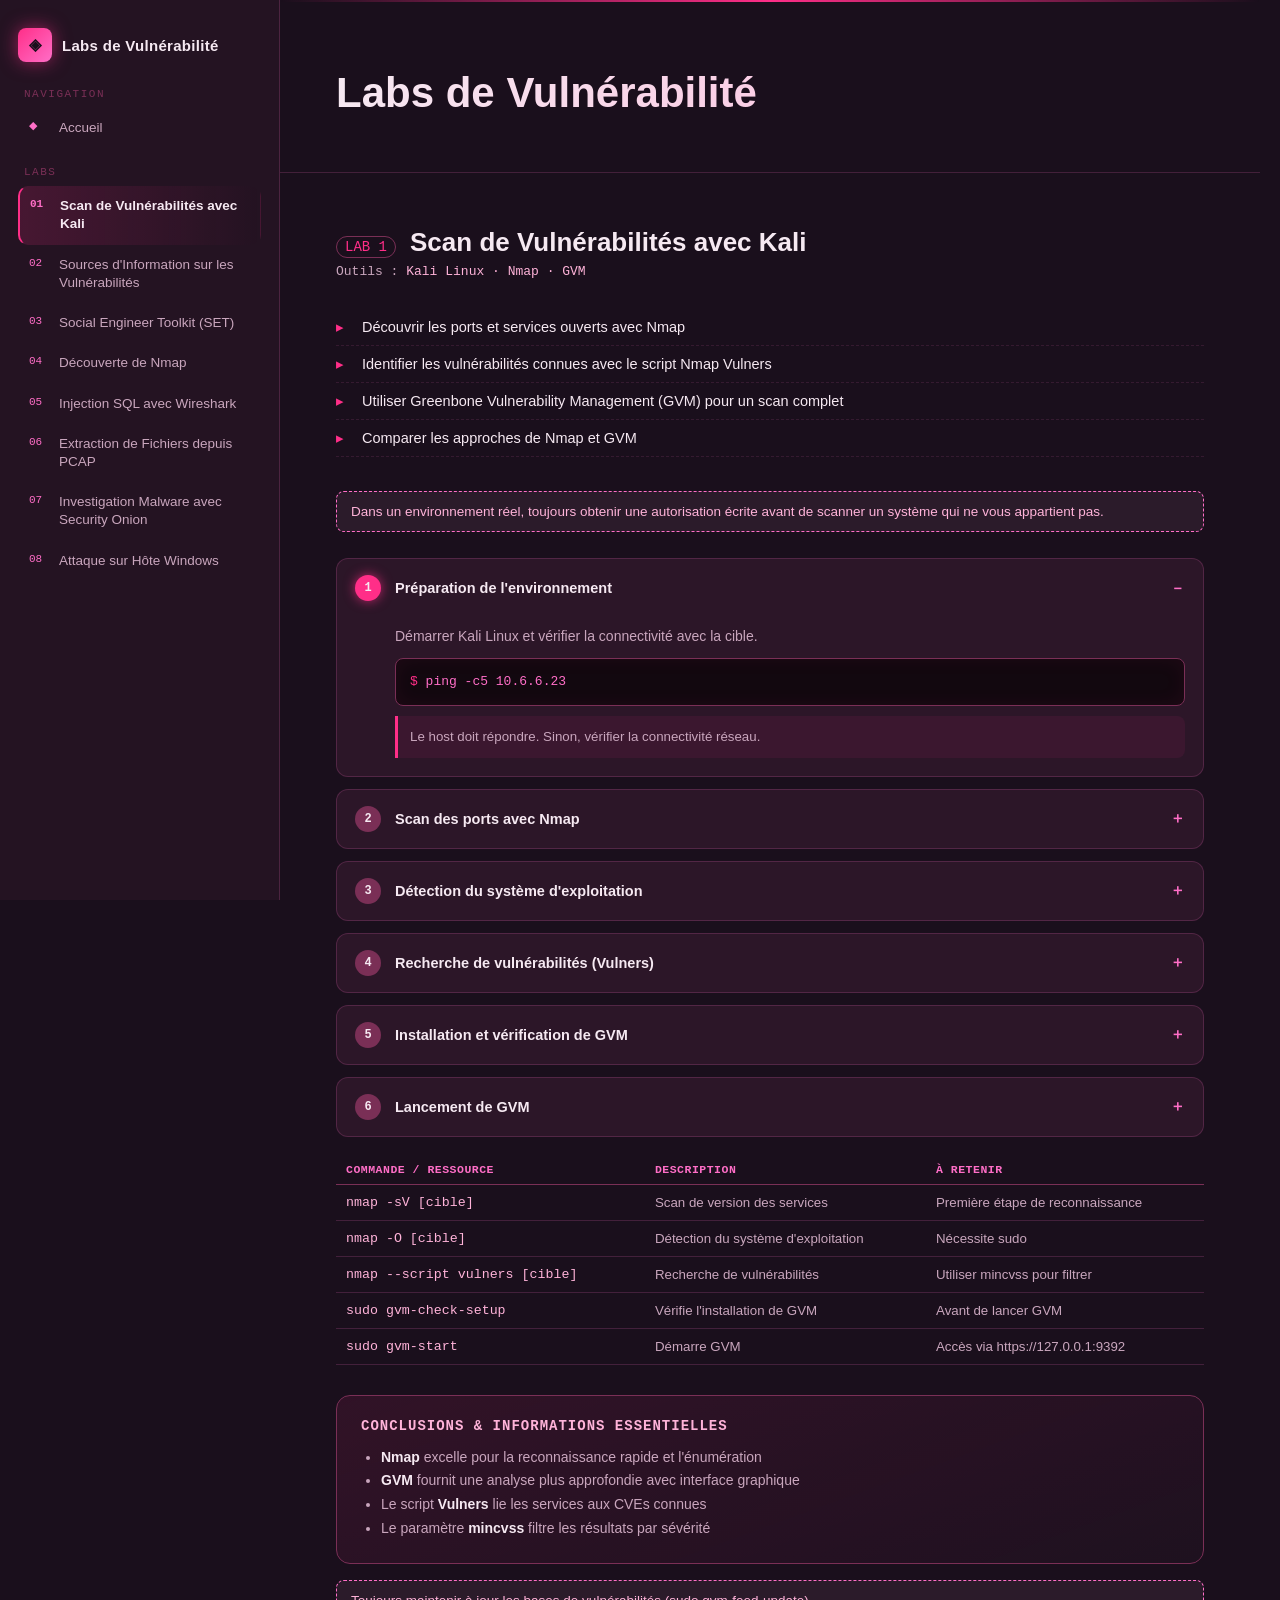
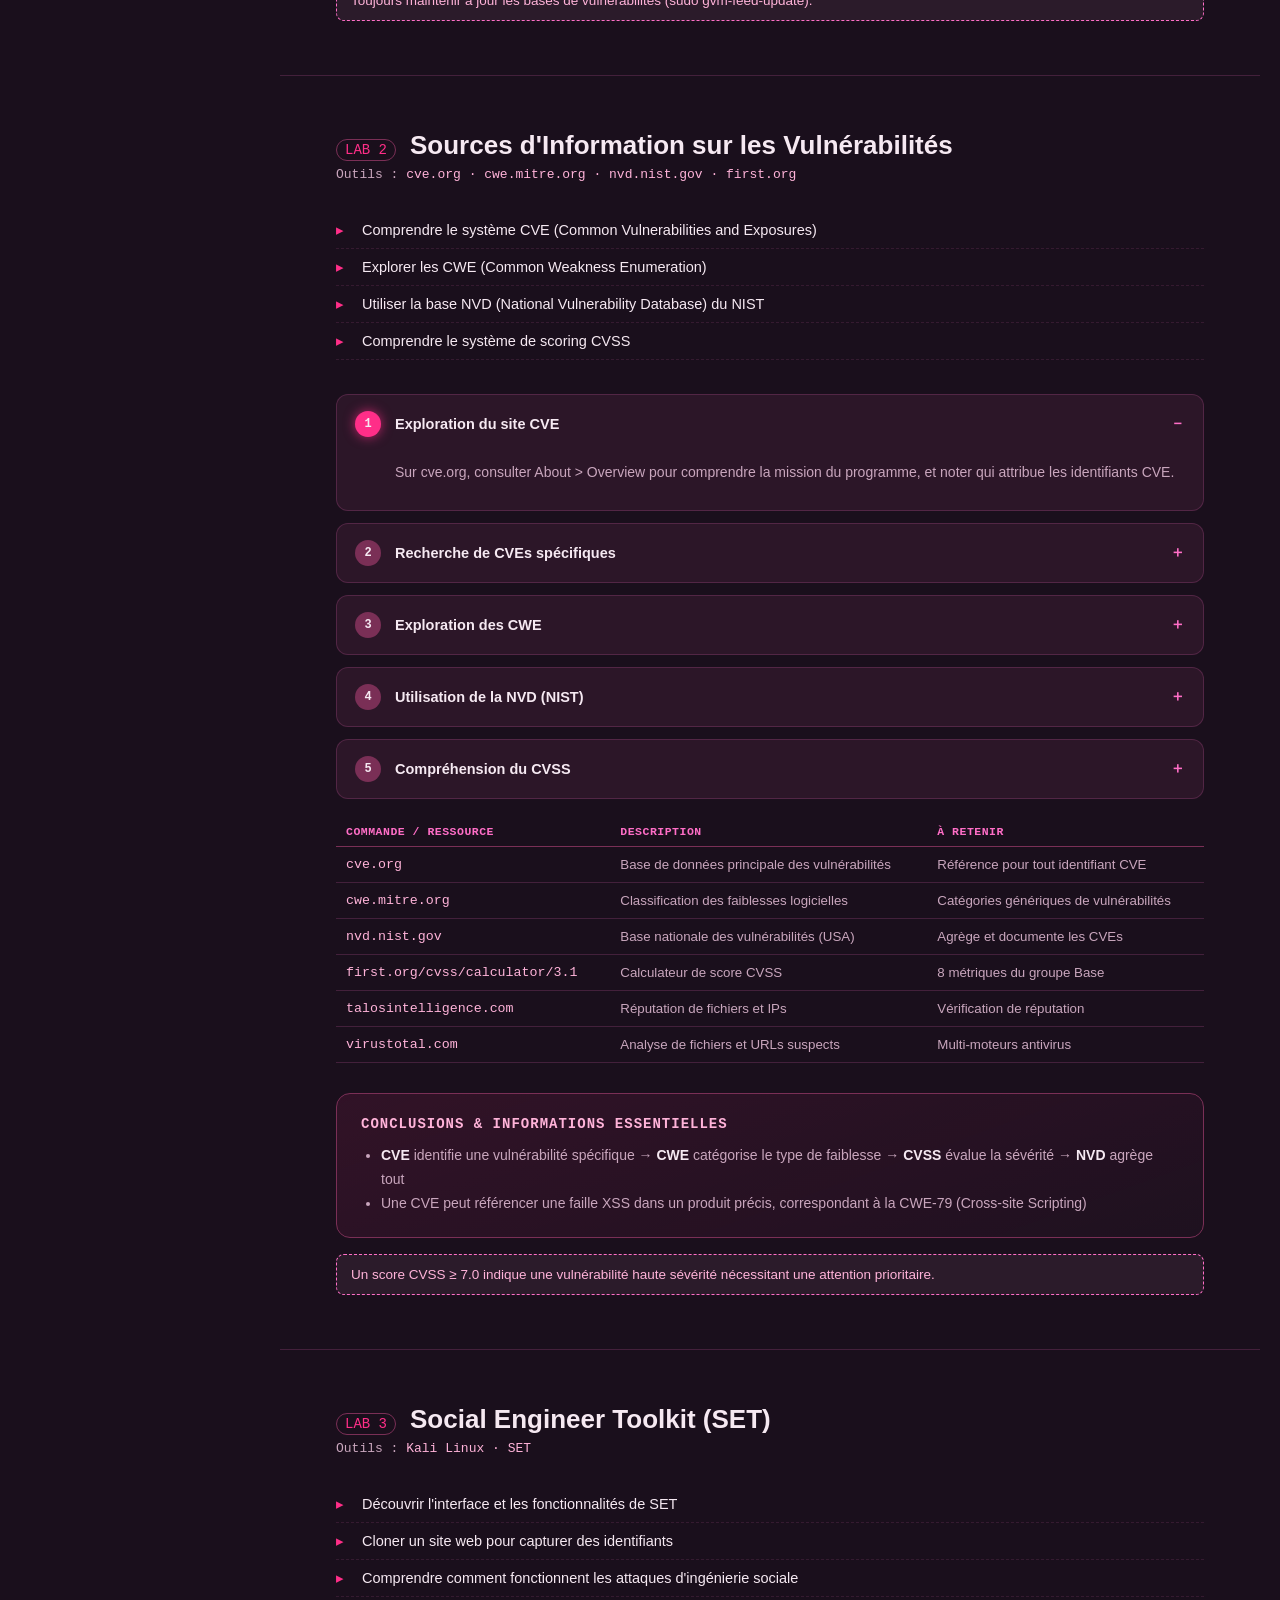
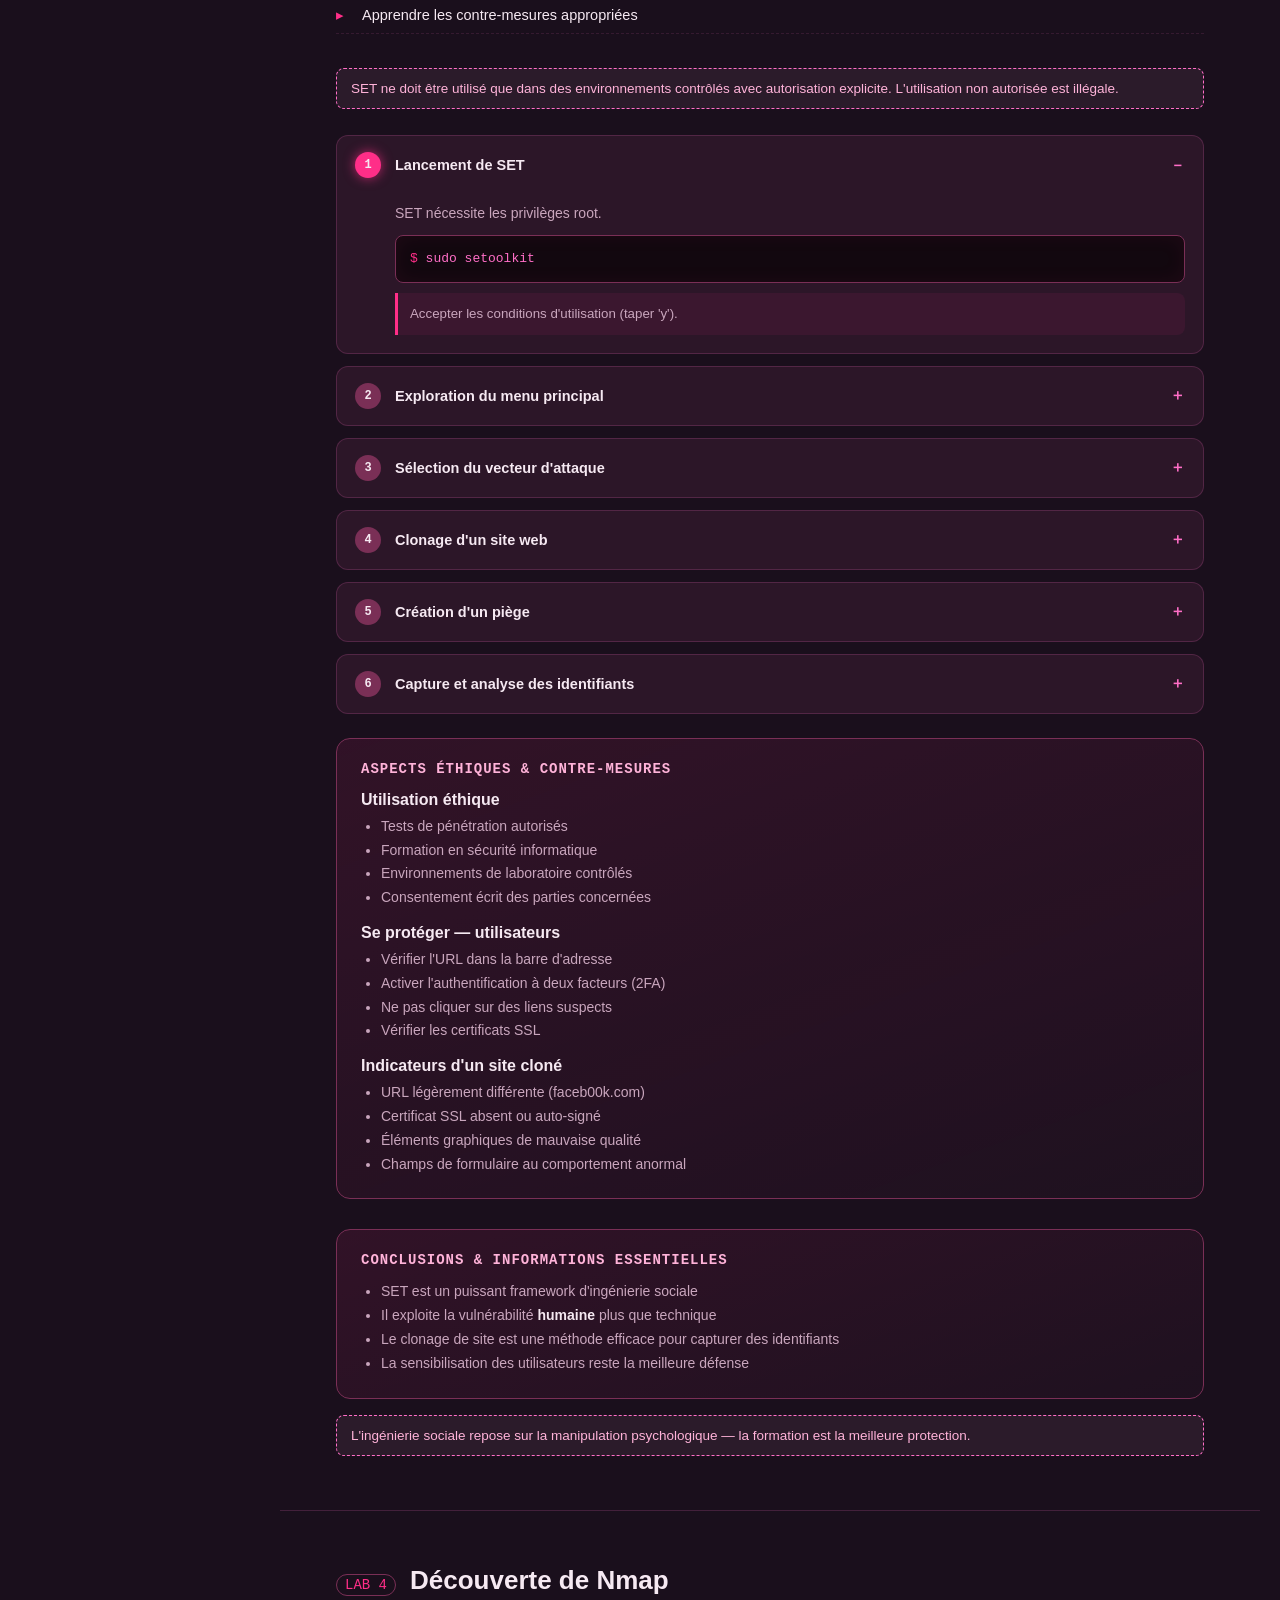
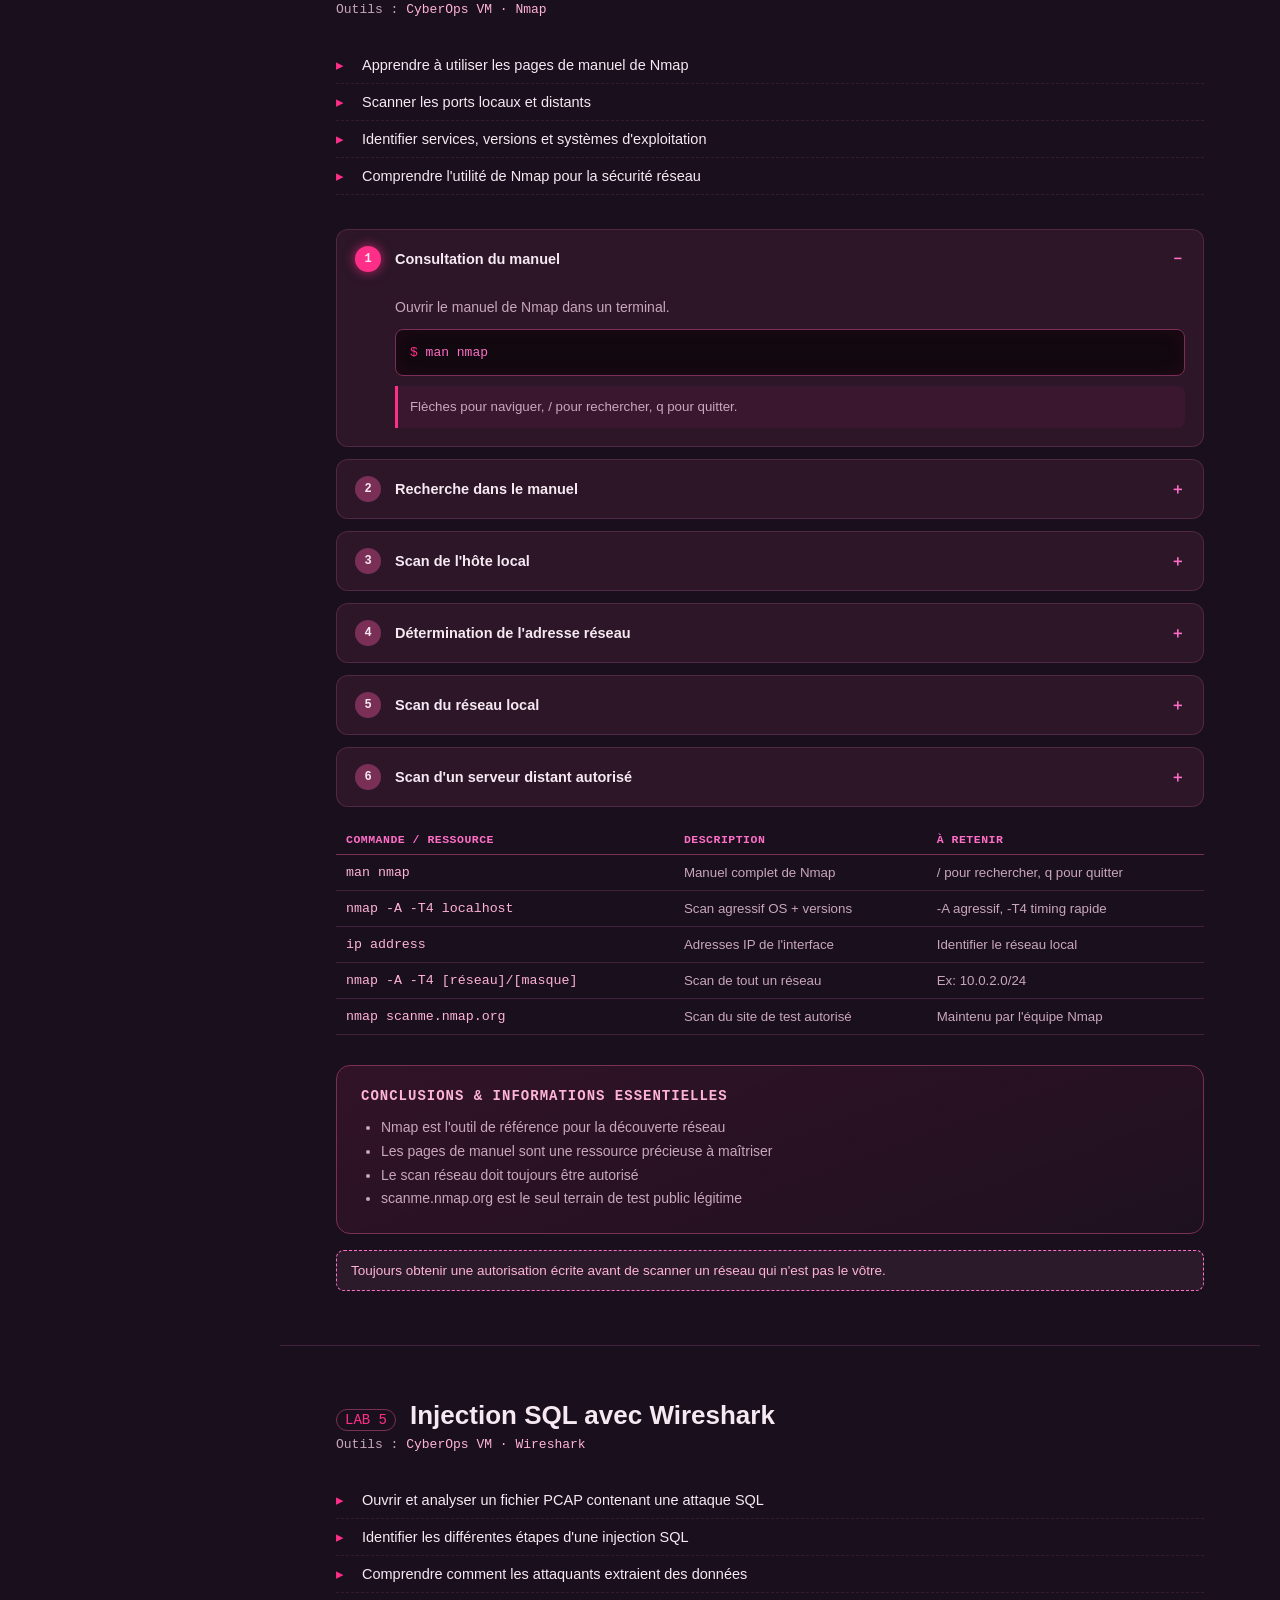
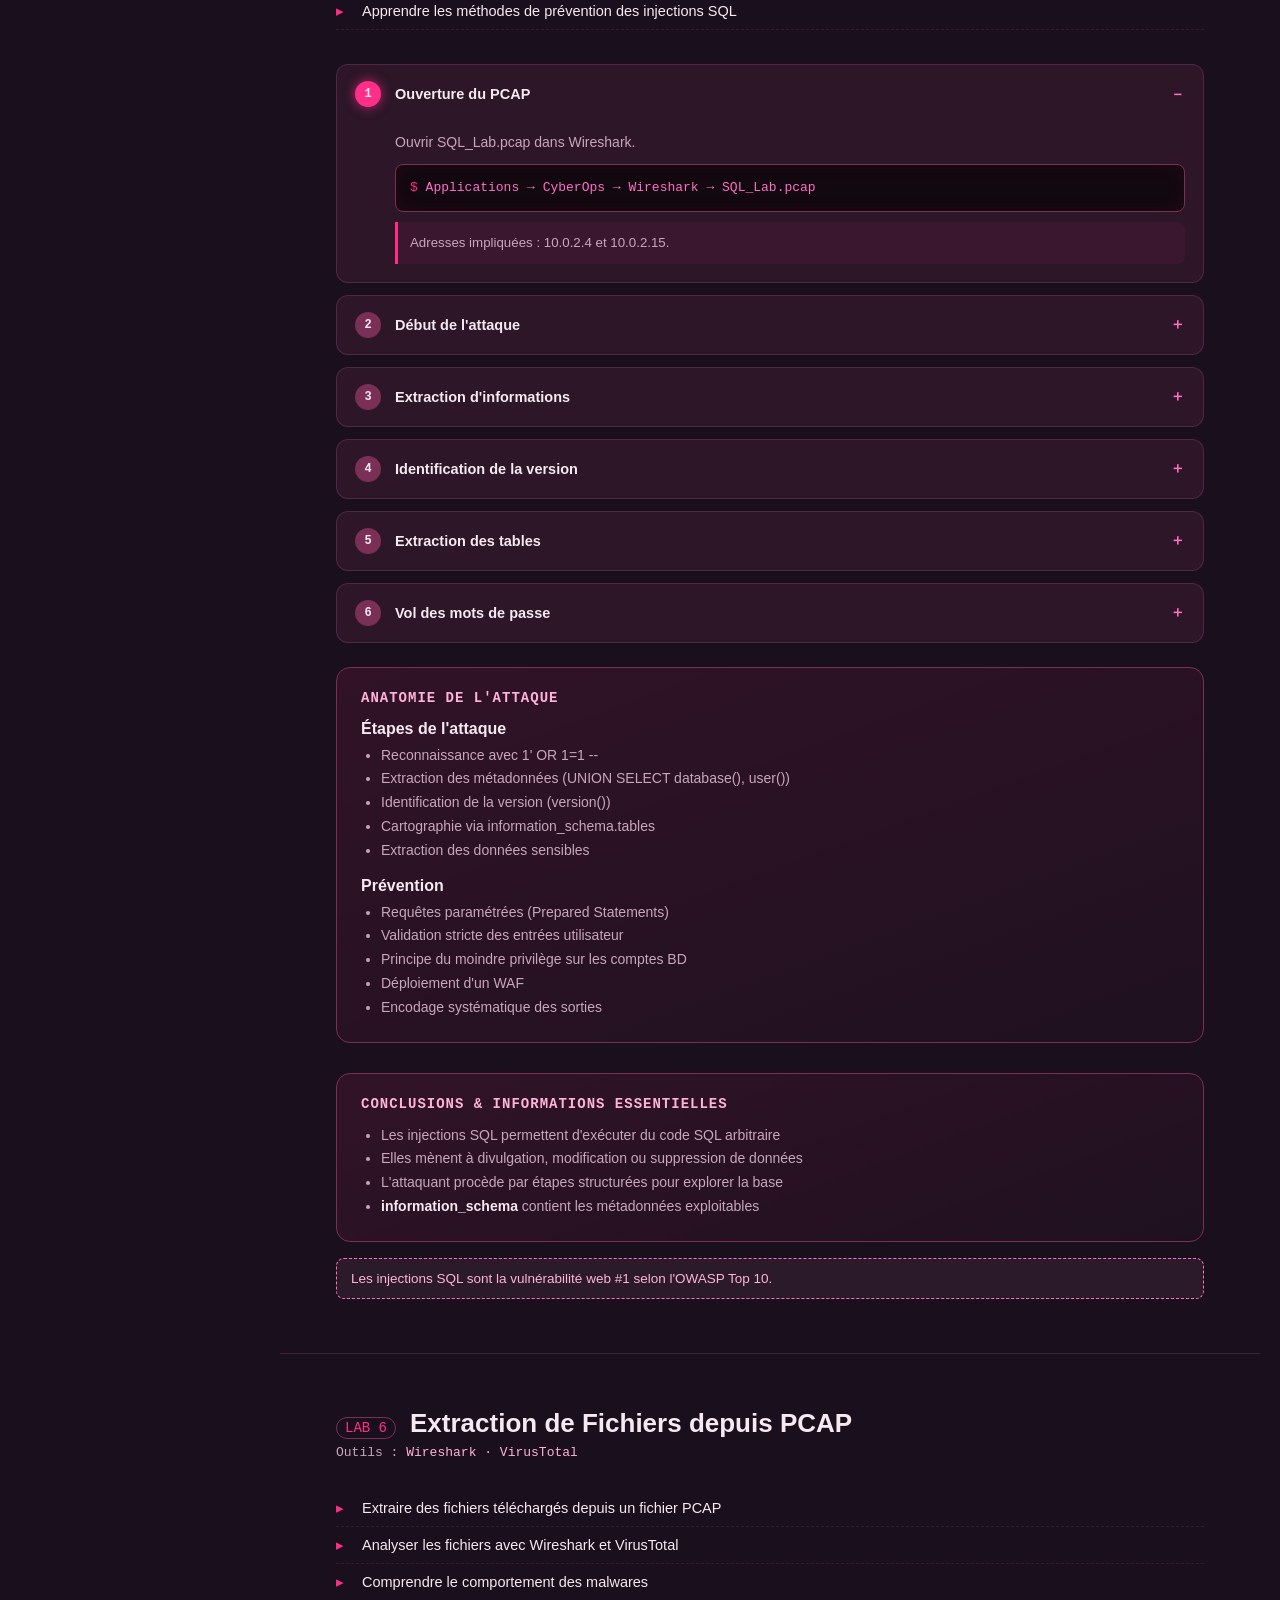
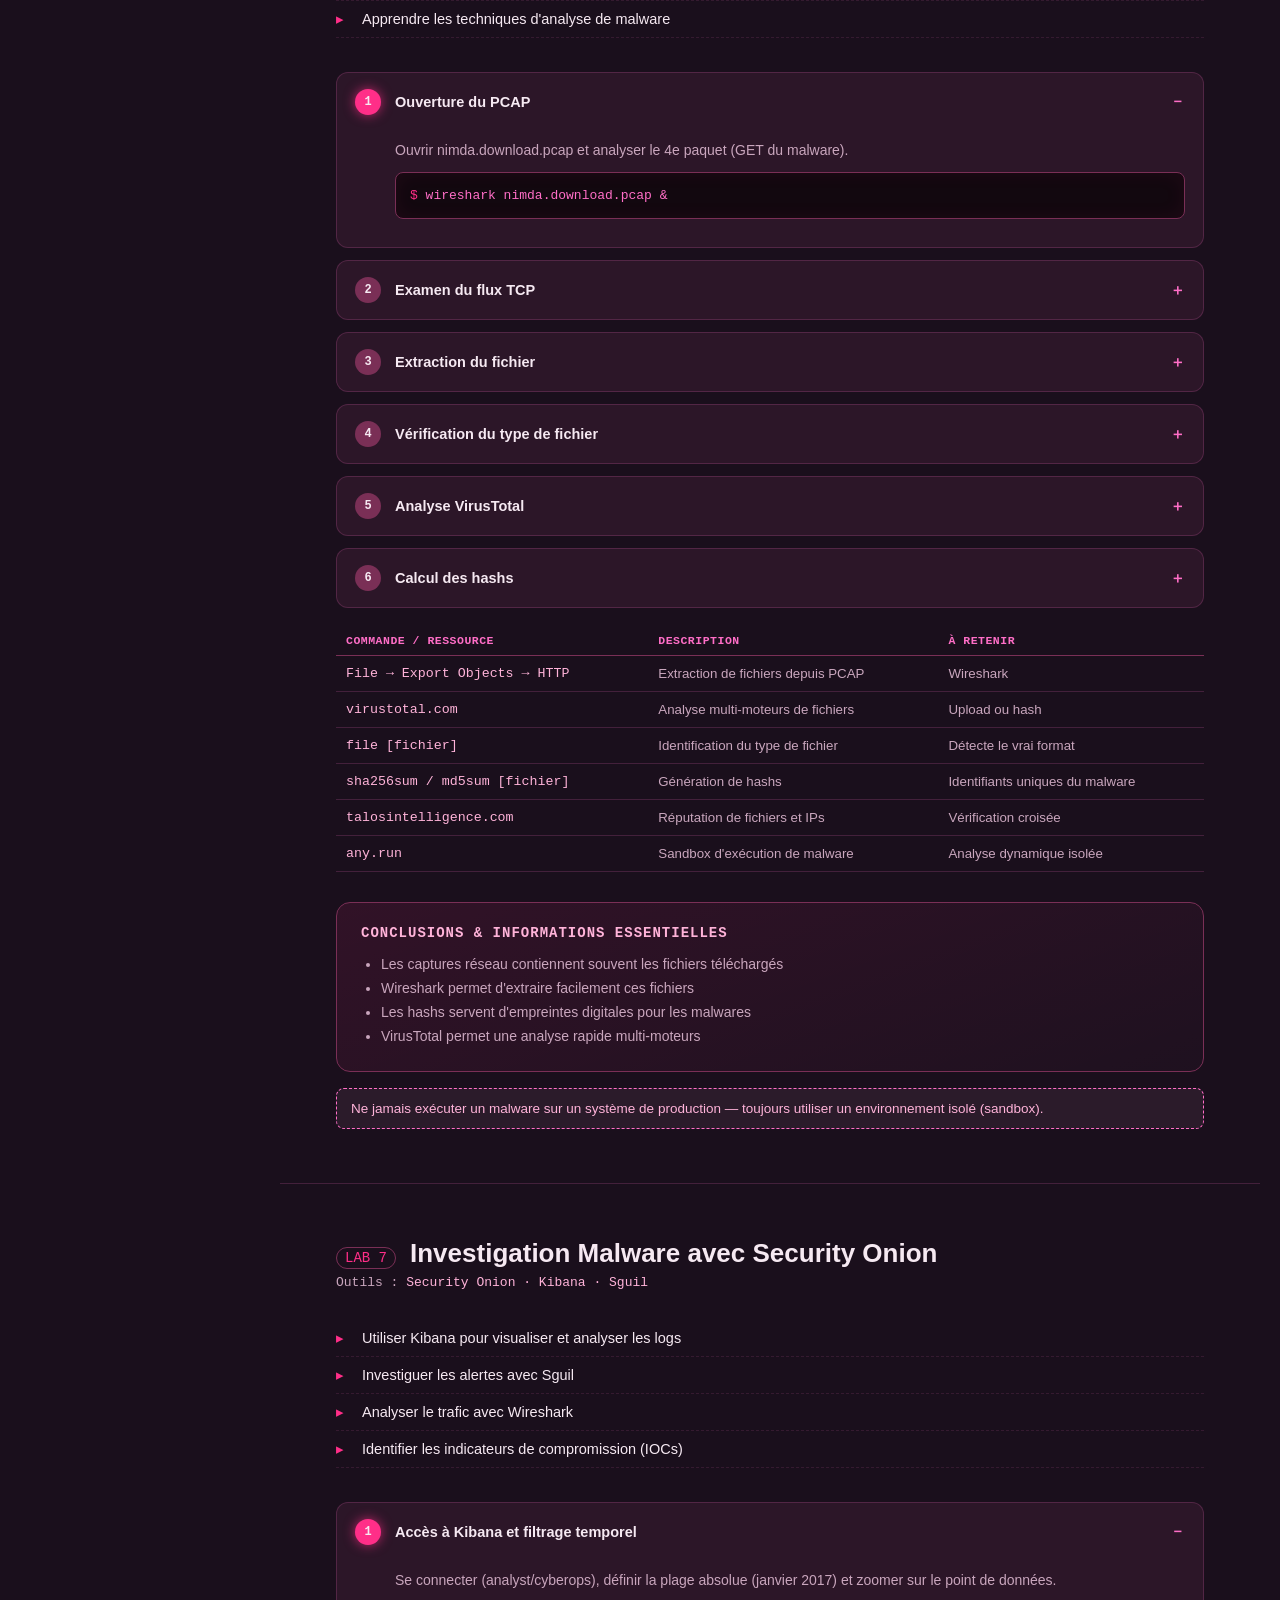
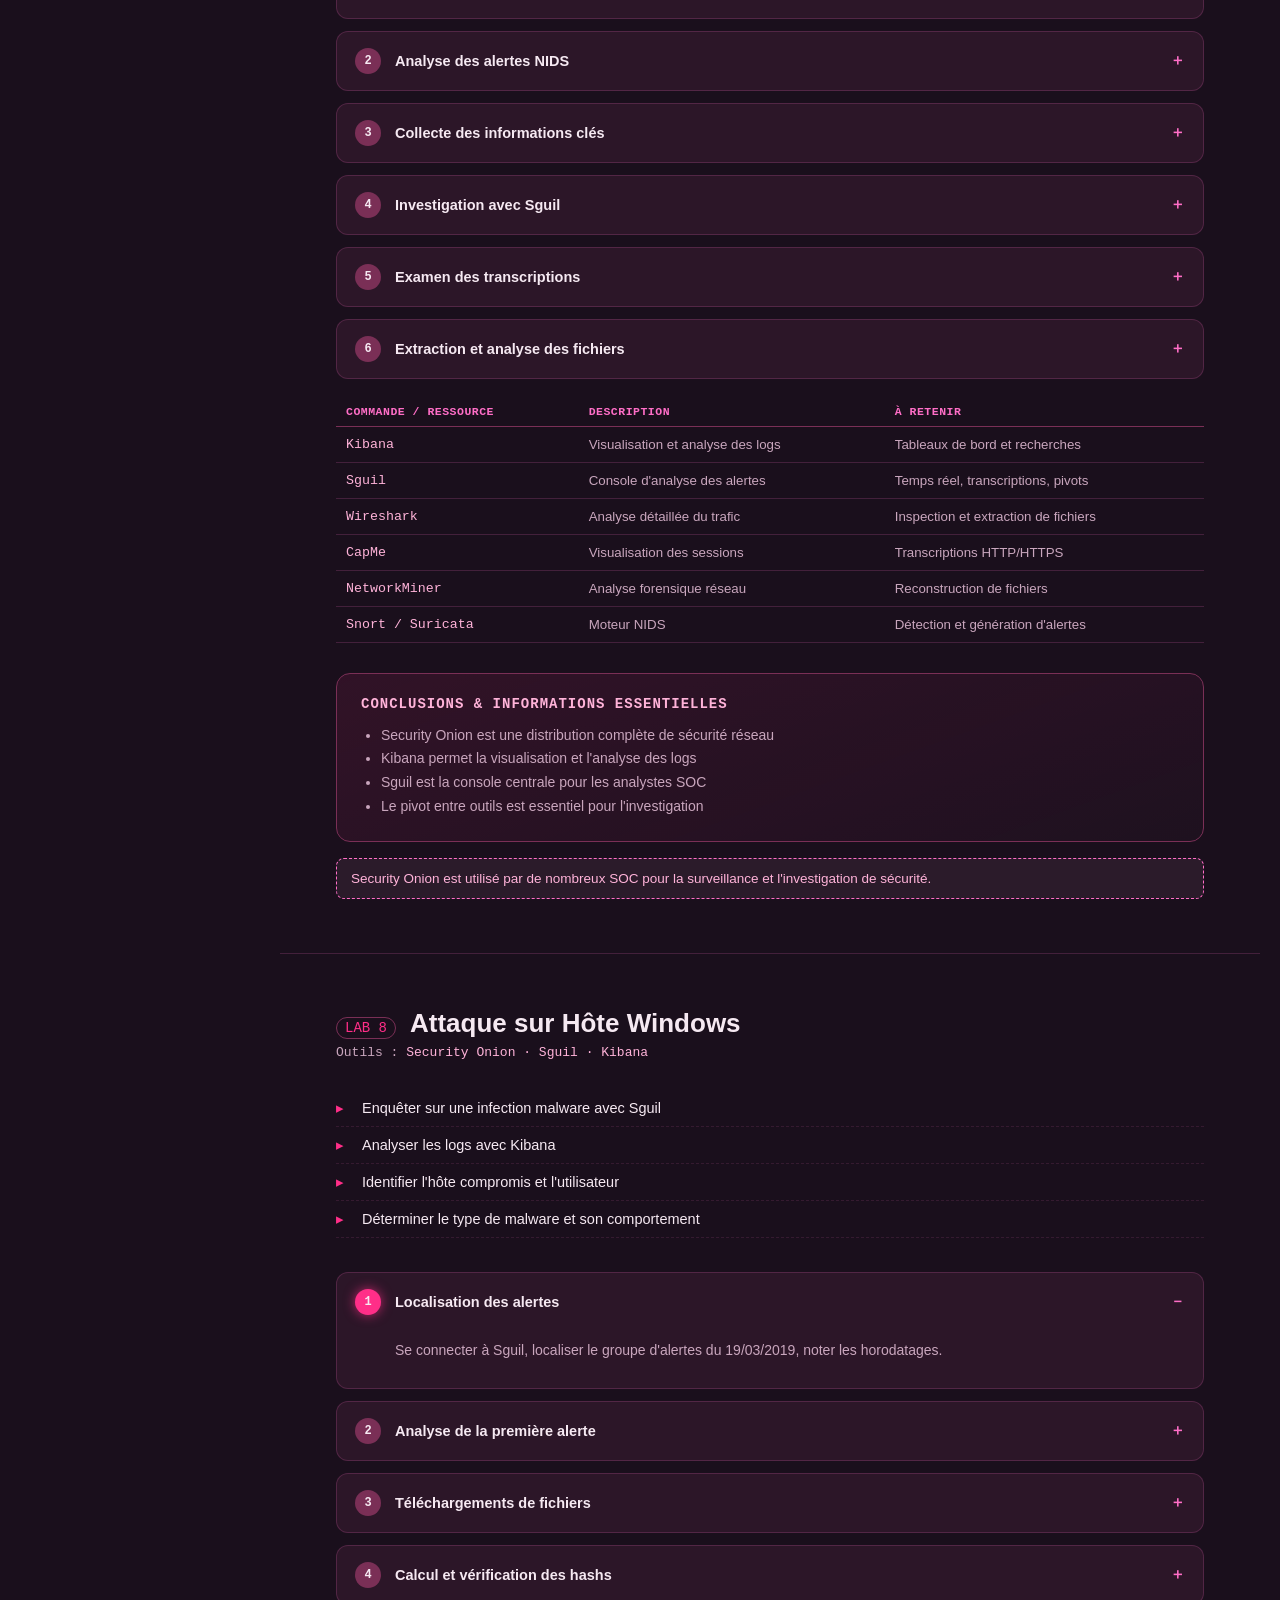
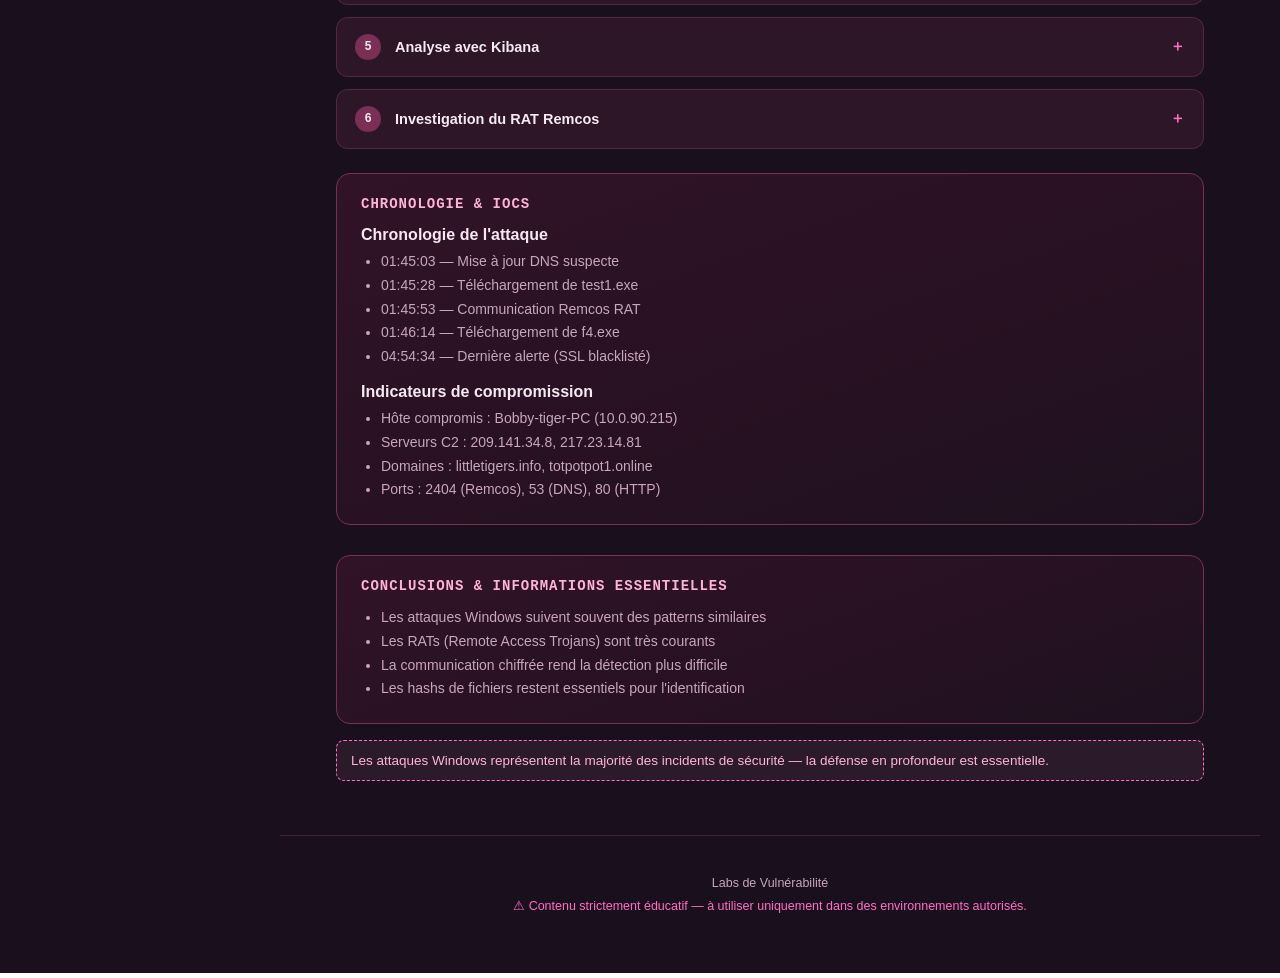
<file: lab vulnerabilite.html>
<!DOCTYPE html>
<html lang="fr">
<head>
<meta charset="UTF-8">
<meta name="viewport" content="width=device-width, initial-scale=1.0">
<title>Labs de Vulnérabilité</title>
<style>
  :root{
    --bg-deep: #1a0f1c;
    --bg-panel: #241322;
    --bg-card: #2c1628;
    --pink-hot: #ff2e88;
    --pink-neon: #ff6ec7;
    --pink-soft: #ffb3d9;
    --pink-dim: #7a2f56;
    --text-main: #f6e9f2;
    --text-dim: #c9a6bd;
    --line: rgba(255,110,199,0.18);
    --mono: 'JetBrains Mono', 'Fira Code', ui-monospace, SFMono-Regular, Menlo, monospace;
    --display: 'Space Grotesk', 'Segoe UI', sans-serif;
  }

  * { box-sizing: border-box; }
  html { scroll-behavior: smooth; }
  body{
    margin:0;
    background: radial-gradient(1200px 600px at 80% -10%, #3a1330 0%, var(--bg-deep) 55%);
    color: var(--text-main);
    font-family: var(--display);
    min-height: 100vh;
    display:flex;
  }

  /* ---------- SIDEBAR ---------- */
  #sidebar{
    width: 280px;
    flex-shrink:0;
    background: var(--bg-panel);
    border-right: 1px solid var(--line);
    padding: 28px 18px;
    position: sticky;
    top:0;
    height:100vh;
    overflow-y:auto;
  }
  .brand{
    display:flex; align-items:center; gap:10px;
    margin-bottom: 26px;
  }
  .brand-mark{
    width:34px;height:34px;border-radius:8px;
    background: linear-gradient(135deg, var(--pink-hot), var(--pink-neon));
    display:flex;align-items:center;justify-content:center;
    font-weight:700; color:#1a0f1c; font-family: var(--mono);
    box-shadow: 0 0 18px rgba(255,46,136,0.55);
  }
  .brand-text{ font-size:15px; font-weight:700; letter-spacing:0.3px;}
  .brand-text small{ display:block; font-weight:400; color:var(--text-dim); font-size:11px; letter-spacing:1.5px; text-transform:uppercase;}

  .nav-group-label{
    font-size:11px; text-transform:uppercase; letter-spacing:1.5px;
    color: var(--pink-dim); margin: 18px 6px 8px; font-family: var(--mono);
  }
  .nav-item{
    display:flex; gap:10px; align-items:flex-start;
    padding:10px 10px; border-radius:10px; cursor:pointer;
    color: var(--text-dim); text-decoration:none;
    font-size: 13.5px; line-height:1.35;
    border: 1px solid transparent;
    transition: all .15s ease;
  }
  .nav-item .idx{
    font-family: var(--mono); font-size:11px; color: var(--pink-neon);
    min-width: 20px;
  }
  .nav-item:hover{ background: rgba(255,110,199,0.08); color: var(--text-main);}
  .nav-item.active{
    background: linear-gradient(90deg, rgba(255,46,136,0.16), transparent);
    border-left: 2px solid var(--pink-hot);
    color: var(--text-main);
    font-weight:600;
  }

  /* ---------- MAIN ---------- */
  main{ flex:1; padding: 0; max-width: 980px; }
  .hero{
    padding: 70px 56px 40px;
    border-bottom: 1px solid var(--line);
    position:relative;
    overflow:hidden;
  }
  .hero::after{
    content:"";
    position:absolute; left:0; right:0; top:0; height:2px;
    background: linear-gradient(90deg, transparent, var(--pink-hot), transparent);
    animation: sweep 4.5s linear infinite;
  }
  @keyframes sweep{
    0%{ transform: translateX(-100%);} 100%{ transform: translateX(100%);}
  }
  .eyebrow{
    font-family: var(--mono); font-size:12px; color: var(--pink-neon);
    letter-spacing: 3px; text-transform:uppercase; margin-bottom:14px;
  }
  h1.title{
    font-size: 42px; margin: 0 0 16px; line-height:1.1;
    background: linear-gradient(120deg, var(--text-main), var(--pink-soft));
    -webkit-background-clip:text; background-clip:text; color:transparent;
  }
  .lede{ color: var(--text-dim); font-size:15.5px; max-width:560px; line-height:1.6;}
  .stat-row{ display:flex; gap:28px; margin-top:28px; flex-wrap:wrap;}
  .stat b{ display:block; font-family: var(--mono); font-size:26px; color: var(--pink-neon);}
  .stat span{ font-size:12px; color: var(--text-dim); text-transform:uppercase; letter-spacing:1px;}

  .lab-section{
    padding: 54px 56px;
    border-bottom: 1px solid var(--line);
    scroll-margin-top: 20px;
  }
  .lab-head{ display:flex; align-items:baseline; gap:14px; margin-bottom:6px;}
  .lab-num{
    font-family: var(--mono); color: var(--pink-hot); font-size:14px;
    border:1px solid var(--pink-dim); padding:2px 8px; border-radius:20px;
  }
  .lab-title{ font-size:26px; margin:0; }
  .lab-tools{ color:var(--text-dim); font-size:13px; margin: 6px 0 30px; font-family: var(--mono);}
  .lab-tools span{ color: var(--pink-soft);}

  .obj-list{ list-style:none; margin:0 0 34px; padding:0;}
  .obj-list li{
    padding: 10px 0 10px 26px; position:relative; color: var(--text-main); font-size:14.5px;
    border-bottom: 1px dashed rgba(255,110,199,0.12);
  }
  .obj-list li::before{
    content:"▸"; position:absolute; left:0; color: var(--pink-hot);
  }

  /* accordion steps */
  .step{
    border: 1px solid var(--line);
    border-radius: 12px;
    margin-bottom: 12px;
    background: var(--bg-card);
    overflow:hidden;
  }
  .step summary{
    list-style:none; cursor:pointer; padding: 16px 18px;
    display:flex; align-items:center; gap:14px;
    font-weight:600; font-size:14.5px;
  }
  .step summary::-webkit-details-marker{ display:none; }
  .step summary .num{
    font-family: var(--mono); width:26px; height:26px; border-radius:50%;
    background: var(--pink-dim); color: var(--text-main);
    display:flex; align-items:center; justify-content:center; font-size:12px; flex-shrink:0;
  }
  .step[open] summary .num{ background: var(--pink-hot); box-shadow: 0 0 12px rgba(255,46,136,.7);}
  .step summary::after{
    content:"＋"; margin-left:auto; color: var(--pink-neon); font-family: var(--mono);
  }
  .step[open] summary::after{ content:"－"; }
  .step-body{ padding: 0 18px 18px 58px; color: var(--text-dim); font-size:14px; line-height:1.65;}
  .step-body p{ margin: 8px 0;}
  .step-body .note{
    margin-top:10px; padding:10px 12px; border-left:3px solid var(--pink-hot);
    background: rgba(255,46,136,0.07); border-radius: 0 8px 8px 0; font-size:13.3px;
  }

  code.term, pre.term{
    display:block; background:#12080f; border:1px solid var(--pink-dim);
    color: var(--pink-neon); font-family: var(--mono); font-size:13px;
    padding: 12px 14px; border-radius:8px; margin: 10px 0; overflow-x:auto;
    box-shadow: inset 0 0 20px rgba(255,46,136,0.06);
  }
  code.term::before{ content:"$ "; color: var(--pink-hot);}

  table.cmd-table{ width:100%; border-collapse: collapse; margin: 18px 0 8px; font-size:13.3px;}
  table.cmd-table th{
    text-align:left; color: var(--pink-neon); font-family: var(--mono); font-weight:600;
    padding: 8px 10px; border-bottom: 1px solid var(--pink-dim); font-size:11.5px; text-transform:uppercase; letter-spacing:.5px;
  }
  table.cmd-table td{
    padding: 10px; border-bottom: 1px solid var(--line); color: var(--text-dim); vertical-align:top;
  }
  table.cmd-table td:first-child{ font-family: var(--mono); color: var(--pink-soft); white-space:nowrap;}
  table.cmd-table tr:hover td{ background: rgba(255,110,199,0.05); }

  .conclusion-card{
    margin-top: 30px; padding: 22px 24px; border-radius: 14px;
    background: linear-gradient(160deg, rgba(255,46,136,0.10), rgba(255,110,199,0.02));
    border: 1px solid var(--pink-dim);
  }
  .conclusion-card h4{ margin:0 0 12px; color: var(--pink-soft); font-size:14px; text-transform:uppercase; letter-spacing:1px; font-family: var(--mono);}
  .conclusion-card ul{ margin:0; padding-left:20px; color: var(--text-dim); font-size:14px; line-height:1.7;}
  .conclusion-card strong{ color: var(--text-main); }

  .crucial{
    margin-top:16px; font-size:13.5px; padding:12px 14px; border-radius:8px;
    background: rgba(255,178,217,0.08); border: 1px dashed var(--pink-neon); color: var(--pink-soft);
  }

  footer{
    padding: 40px 56px 60px; color: var(--text-dim); font-size:12.5px; text-align:center;
  }
  footer .warn{ color: var(--pink-neon); margin-top:8px;}

  @media (max-width: 860px){
    body{ flex-direction:column; }
    #sidebar{ width:100%; height:auto; position:relative; }
    .hero, .lab-section{ padding: 36px 22px; }
    h1.title{ font-size: 30px; }
  }
</style>
</head>
<body>

<nav id="sidebar">
  <div class="brand">
    <div class="brand-mark">◈</div>
    <div class="brand-text">Labs de Vulnérabilité</div>
  </div>
  <div class="nav-group-label">Navigation</div>
  <a class="nav-item" href="#hero"><span class="idx">◆</span> Accueil</a>
  <div class="nav-group-label">Labs</div>
  <div id="nav-list"></div>
</nav>

<main>
  <section class="hero" id="hero">
    <h1 class="title">Labs de Vulnérabilité</h1>
  </section>

  <div id="labs-container"></div>

  <footer>
    Labs de Vulnérabilité
    <div class="warn">⚠ Contenu strictement éducatif — à utiliser uniquement dans des environnements autorisés.</div>
  </footer>
</main>

<script>
const LABS = [
{
  title: "Scan de Vulnérabilités avec Kali",
  tools: "Kali Linux · Nmap · GVM",
  objectifs: [
    "Découvrir les ports et services ouverts avec Nmap",
    "Identifier les vulnérabilités connues avec le script Nmap Vulners",
    "Utiliser Greenbone Vulnerability Management (GVM) pour un scan complet",
    "Comparer les approches de Nmap et GVM"
  ],
  contexte: "Dans un environnement réel, toujours obtenir une autorisation écrite avant de scanner un système qui ne vous appartient pas.",
  steps: [
    {t:"Préparation de l'environnement", body:"Démarrer Kali Linux et vérifier la connectivité avec la cible.", cmd:"ping -c5 10.6.6.23", note:"Le host doit répondre. Sinon, vérifier la connectivité réseau."},
    {t:"Scan des ports avec Nmap", body:"Identifier les ports ouverts et les services sur la cible.", cmd:"nmap -sV 10.6.6.23", note:"Observer la liste des ports ouverts (21, 22, 53, 80…) et les versions."},
    {t:"Détection du système d'exploitation", body:"Identifier l'OS de la cible.", cmd:"sudo nmap -O 10.6.6.23", note:"L'option -O nécessite des privilèges root."},
    {t:"Recherche de vulnérabilités (Vulners)", body:"Trouver les CVEs connues liées aux services détectés.", cmd:"nmap -sV --script vulners --script-args mincvss=4 10.6.6.23", note:"Noter les services avec un score CVSS ≥ 5."},
    {t:"Installation et vérification de GVM", body:"Vérifier que GVM est correctement installé.", cmd:"sudo gvm-check-setup"},
    {t:"Lancement de GVM", body:"Démarrer le service et accéder à l'interface web.", cmd:"sudo gvm-start", note:"Interface disponible sur https://127.0.0.1:9392"}
  ],
  cmdTable: [
    ["nmap -sV [cible]","Scan de version des services","Première étape de reconnaissance"],
    ["nmap -O [cible]","Détection du système d'exploitation","Nécessite sudo"],
    ["nmap --script vulners [cible]","Recherche de vulnérabilités","Utiliser mincvss pour filtrer"],
    ["sudo gvm-check-setup","Vérifie l'installation de GVM","Avant de lancer GVM"],
    ["sudo gvm-start","Démarre GVM","Accès via https://127.0.0.1:9392"]
  ],
  conclusions: [
    "<strong>Nmap</strong> excelle pour la reconnaissance rapide et l'énumération",
    "<strong>GVM</strong> fournit une analyse plus approfondie avec interface graphique",
    "Le script <strong>Vulners</strong> lie les services aux CVEs connues",
    "Le paramètre <strong>mincvss</strong> filtre les résultats par sévérité"
  ],
  crucial: "Toujours maintenir à jour les bases de vulnérabilités (sudo gvm-feed-update)."
},
{
  title: "Sources d'Information sur les Vulnérabilités",
  tools: "cve.org · cwe.mitre.org · nvd.nist.gov · first.org",
  objectifs: [
    "Comprendre le système CVE (Common Vulnerabilities and Exposures)",
    "Explorer les CWE (Common Weakness Enumeration)",
    "Utiliser la base NVD (National Vulnerability Database) du NIST",
    "Comprendre le système de scoring CVSS"
  ],
  steps: [
    {t:"Exploration du site CVE", body:"Sur cve.org, consulter About > Overview pour comprendre la mission du programme, et noter qui attribue les identifiants CVE."},
    {t:"Recherche de CVEs spécifiques", body:"Rechercher CVE-2021-41617, CVE-2020-14145, CVE-2019-16905, CVE-2019-6111, CVE-2019-6110, CVE-2019-6109 — noter versions affectées, date de mise à jour, score CVSS."},
    {t:"Exploration des CWE", body:"Sur cwe.mitre.org, comprendre la différence CVE/CWE et retrouver les CWE-ID associés aux CVEs précédentes."},
    {t:"Utilisation de la NVD (NIST)", body:"Comprendre la relation entre NVD et CVEs, consulter le tableau de bord et les dernières vulnérabilités scorées."},
    {t:"Compréhension du CVSS", body:"Sur first.org/cvss, étudier les 3 métriques (Base, Temporal, Environmental) et utiliser le calculateur 3.1 sur les CVEs étudiées."}
  ],
  cmdTable: [
    ["cve.org","Base de données principale des vulnérabilités","Référence pour tout identifiant CVE"],
    ["cwe.mitre.org","Classification des faiblesses logicielles","Catégories génériques de vulnérabilités"],
    ["nvd.nist.gov","Base nationale des vulnérabilités (USA)","Agrège et documente les CVEs"],
    ["first.org/cvss/calculator/3.1","Calculateur de score CVSS","8 métriques du groupe Base"],
    ["talosintelligence.com","Réputation de fichiers et IPs","Vérification de réputation"],
    ["virustotal.com","Analyse de fichiers et URLs suspects","Multi-moteurs antivirus"]
  ],
  conclusions: [
    "<strong>CVE</strong> identifie une vulnérabilité spécifique → <strong>CWE</strong> catégorise le type de faiblesse → <strong>CVSS</strong> évalue la sévérité → <strong>NVD</strong> agrège tout",
    "Une CVE peut référencer une faille XSS dans un produit précis, correspondant à la CWE-79 (Cross-site Scripting)"
  ],
  crucial: "Un score CVSS ≥ 7.0 indique une vulnérabilité haute sévérité nécessitant une attention prioritaire."
},
{
  title: "Social Engineer Toolkit (SET)",
  tools: "Kali Linux · SET",
  objectifs: [
    "Découvrir l'interface et les fonctionnalités de SET",
    "Cloner un site web pour capturer des identifiants",
    "Comprendre comment fonctionnent les attaques d'ingénierie sociale",
    "Apprendre les contre-mesures appropriées"
  ],
  contexte: "SET ne doit être utilisé que dans des environnements contrôlés avec autorisation explicite. L'utilisation non autorisée est illégale.",
  steps: [
    {t:"Lancement de SET", body:"SET nécessite les privilèges root.", cmd:"sudo setoolkit", note:"Accepter les conditions d'utilisation (taper 'y')."},
    {t:"Exploration du menu principal", body:"1) Social-Engineering Attacks · 2) Penetration Testing · 3) Third Party Modules · 4) Update SET."},
    {t:"Sélection du vecteur d'attaque", body:"Option 1 → 2) Website Attack Vectors → 3) Credential Harvester Attack → 2) Site Cloner."},
    {t:"Clonage d'un site web", body:"Saisir l'URL du site à cloner. SET le sert ensuite sur le port 80 de la machine Kali.", cmd:"Enter the url to clone: http://DVWA.vm"},
    {t:"Création d'un piège", body:"Créer une page HTML de redirection vers le site cloné (balise meta refresh)."},
    {t:"Capture et analyse des identifiants", body:"Lorsqu'une victime saisit ses identifiants, SET les capture en clair dans le terminal.", note:"WE GOT A HIT! username / password capturés."}
  ],
  extraSection: {
    title: "Aspects éthiques & contre-mesures",
    blocks: [
      {h:"Utilisation éthique", items:["Tests de pénétration autorisés","Formation en sécurité informatique","Environnements de laboratoire contrôlés","Consentement écrit des parties concernées"]},
      {h:"Se protéger — utilisateurs", items:["Vérifier l'URL dans la barre d'adresse","Activer l'authentification à deux facteurs (2FA)","Ne pas cliquer sur des liens suspects","Vérifier les certificats SSL"]},
      {h:"Indicateurs d'un site cloné", items:["URL légèrement différente (faceb00k.com)","Certificat SSL absent ou auto-signé","Éléments graphiques de mauvaise qualité","Champs de formulaire au comportement anormal"]}
    ]
  },
  conclusions: [
    "SET est un puissant framework d'ingénierie sociale",
    "Il exploite la vulnérabilité <strong>humaine</strong> plus que technique",
    "Le clonage de site est une méthode efficace pour capturer des identifiants",
    "La sensibilisation des utilisateurs reste la meilleure défense"
  ],
  crucial: "L'ingénierie sociale repose sur la manipulation psychologique — la formation est la meilleure protection."
},
{
  title: "Découverte de Nmap",
  tools: "CyberOps VM · Nmap",
  objectifs: [
    "Apprendre à utiliser les pages de manuel de Nmap",
    "Scanner les ports locaux et distants",
    "Identifier services, versions et systèmes d'exploitation",
    "Comprendre l'utilité de Nmap pour la sécurité réseau"
  ],
  steps: [
    {t:"Consultation du manuel", body:"Ouvrir le manuel de Nmap dans un terminal.", cmd:"man nmap", note:"Flèches pour naviguer, / pour rechercher, q pour quitter."},
    {t:"Recherche dans le manuel", body:"Rechercher le mot 'example' pour voir des cas d'usage.", cmd:"/example"},
    {t:"Scan de l'hôte local", body:"Scanner sa propre machine pour voir les services actifs.", cmd:"nmap -A -T4 localhost", note:"Observer ports, services, versions et infos système."},
    {t:"Détermination de l'adresse réseau", body:"Identifier son IP et son masque de sous-réseau.", cmd:"ip address", note:"Ex: 10.0.2.15/24 → réseau 10.0.2.0/24."},
    {t:"Scan du réseau local", body:"Scanner tous les hôtes du réseau local.", cmd:"nmap -A -T4 10.0.2.0/24", note:"Ne scanner que les réseaux autorisés."},
    {t:"Scan d'un serveur distant autorisé", body:"Tester Nmap sur un serveur public de test.", cmd:"nmap -A -T4 scanme.nmap.org"}
  ],
  cmdTable: [
    ["man nmap","Manuel complet de Nmap","/ pour rechercher, q pour quitter"],
    ["nmap -A -T4 localhost","Scan agressif OS + versions","-A agressif, -T4 timing rapide"],
    ["ip address","Adresses IP de l'interface","Identifier le réseau local"],
    ["nmap -A -T4 [réseau]/[masque]","Scan de tout un réseau","Ex: 10.0.2.0/24"],
    ["nmap scanme.nmap.org","Scan du site de test autorisé","Maintenu par l'équipe Nmap"]
  ],
  conclusions: [
    "Nmap est l'outil de référence pour la découverte réseau",
    "Les pages de manuel sont une ressource précieuse à maîtriser",
    "Le scan réseau doit toujours être autorisé",
    "scanme.nmap.org est le seul terrain de test public légitime"
  ],
  crucial: "Toujours obtenir une autorisation écrite avant de scanner un réseau qui n'est pas le vôtre."
},
{
  title: "Injection SQL avec Wireshark",
  tools: "CyberOps VM · Wireshark",
  objectifs: [
    "Ouvrir et analyser un fichier PCAP contenant une attaque SQL",
    "Identifier les différentes étapes d'une injection SQL",
    "Comprendre comment les attaquants extraient des données",
    "Apprendre les méthodes de prévention des injections SQL"
  ],
  steps: [
    {t:"Ouverture du PCAP", body:"Ouvrir SQL_Lab.pcap dans Wireshark.", cmd:"Applications → CyberOps → Wireshark → SQL_Lab.pcap", note:"Adresses impliquées : 10.0.2.4 et 10.0.2.15."},
    {t:"Début de l'attaque", body:"Paquet 13 → Follow HTTP Stream. Rechercher '1=1' : l'appli répond avec des données au lieu d'une erreur."},
    {t:"Extraction d'informations", body:"Paquet 19 → 'union select database(), user()' révèle la base (dwva) et l'utilisateur (root@localhost)."},
    {t:"Identification de la version", body:"Paquet 22 → 'version()' révèle MySQL 5.7.12-0."},
    {t:"Extraction des tables", body:"Paquet 25 → 'information_schema.tables' liste les tables disponibles."},
    {t:"Vol des mots de passe", body:"Paquet 28 → hashs MD5 des mots de passe visibles en clair, à tester sur crackstation.net."}
  ],
  extraSection: {
    title: "Anatomie de l'attaque",
    blocks: [
      {h:"Étapes de l'attaque", items:["Reconnaissance avec 1' OR 1=1 --","Extraction des métadonnées (UNION SELECT database(), user())","Identification de la version (version())","Cartographie via information_schema.tables","Extraction des données sensibles"]},
      {h:"Prévention", items:["Requêtes paramétrées (Prepared Statements)","Validation stricte des entrées utilisateur","Principe du moindre privilège sur les comptes BD","Déploiement d'un WAF","Encodage systématique des sorties"]}
    ]
  },
  conclusions: [
    "Les injections SQL permettent d'exécuter du code SQL arbitraire",
    "Elles mènent à divulgation, modification ou suppression de données",
    "L'attaquant procède par étapes structurées pour explorer la base",
    "<strong>information_schema</strong> contient les métadonnées exploitables"
  ],
  crucial: "Les injections SQL sont la vulnérabilité web #1 selon l'OWASP Top 10."
},
{
  title: "Extraction de Fichiers depuis PCAP",
  tools: "Wireshark · VirusTotal",
  objectifs: [
    "Extraire des fichiers téléchargés depuis un fichier PCAP",
    "Analyser les fichiers avec Wireshark et VirusTotal",
    "Comprendre le comportement des malwares",
    "Apprendre les techniques d'analyse de malware"
  ],
  steps: [
    {t:"Ouverture du PCAP", body:"Ouvrir nimda.download.pcap et analyser le 4e paquet (GET du malware).", cmd:"wireshark nimda.download.pcap &"},
    {t:"Examen du flux TCP", body:"Sélectionner le SYN initial → Follow → TCP Stream pour voir les données binaires."},
    {t:"Extraction du fichier", body:"File → Export Objects → HTTP → sélectionner W32.Nimda.Amm.exe → Save As."},
    {t:"Vérification du type de fichier", body:"Identifier le type réel du fichier extrait.", cmd:"file W32.Nimda.Amm.exe", note:"Résultat attendu : PE32+ executable (console) x86-64."},
    {t:"Analyse VirusTotal", body:"Uploader le fichier ou son hash sur virustotal.com et analyser les résultats multi-moteurs."},
    {t:"Calcul des hashs", body:"Générer les empreintes uniques du fichier.", cmd:"sha256sum W32.Nimda.Amm.exe && md5sum W32.Nimda.Amm.exe"}
  ],
  cmdTable: [
    ["File → Export Objects → HTTP","Extraction de fichiers depuis PCAP","Wireshark"],
    ["virustotal.com","Analyse multi-moteurs de fichiers","Upload ou hash"],
    ["file [fichier]","Identification du type de fichier","Détecte le vrai format"],
    ["sha256sum / md5sum [fichier]","Génération de hashs","Identifiants uniques du malware"],
    ["talosintelligence.com","Réputation de fichiers et IPs","Vérification croisée"],
    ["any.run","Sandbox d'exécution de malware","Analyse dynamique isolée"]
  ],
  conclusions: [
    "Les captures réseau contiennent souvent les fichiers téléchargés",
    "Wireshark permet d'extraire facilement ces fichiers",
    "Les hashs servent d'empreintes digitales pour les malwares",
    "VirusTotal permet une analyse rapide multi-moteurs"
  ],
  crucial: "Ne jamais exécuter un malware sur un système de production — toujours utiliser un environnement isolé (sandbox)."
},
{
  title: "Investigation Malware avec Security Onion",
  tools: "Security Onion · Kibana · Sguil",
  objectifs: [
    "Utiliser Kibana pour visualiser et analyser les logs",
    "Investiguer les alertes avec Sguil",
    "Analyser le trafic avec Wireshark",
    "Identifier les indicateurs de compromission (IOCs)"
  ],
  steps: [
    {t:"Accès à Kibana et filtrage temporel", body:"Se connecter (analyst/cyberops), définir la plage absolue (janvier 2017) et zoomer sur le point de données."},
    {t:"Analyse des alertes NIDS", body:"Ouvrir le tableau NIDS Alert Data, zoomer sur l'événement, cliquer le premier point de la timeline."},
    {t:"Collecte des informations clés", body:"Noter heure, IP source/destination, port, service, classification de l'alerte, pays de destination."},
    {t:"Investigation avec Sguil", body:"Se connecter (analyst/cyberops), localiser les alertes du 27/01/2017, cocher 'Show Packet Data' et 'Show Rule'."},
    {t:"Examen des transcriptions", body:"Clic droit sur une alerte → Transcript : analyser requêtes/réponses HTTP, URLs, référents, user-agents."},
    {t:"Extraction et analyse des fichiers", body:"Clic droit → Wireshark → Export Objects → HTTP. Extraire HTML/JS/SWF, calculer les hashs, vérifier sur VirusTotal."}
  ],
  cmdTable: [
    ["Kibana","Visualisation et analyse des logs","Tableaux de bord et recherches"],
    ["Sguil","Console d'analyse des alertes","Temps réel, transcriptions, pivots"],
    ["Wireshark","Analyse détaillée du trafic","Inspection et extraction de fichiers"],
    ["CapMe","Visualisation des sessions","Transcriptions HTTP/HTTPS"],
    ["NetworkMiner","Analyse forensique réseau","Reconstruction de fichiers"],
    ["Snort / Suricata","Moteur NIDS","Détection et génération d'alertes"]
  ],
  conclusions: [
    "Security Onion est une distribution complète de sécurité réseau",
    "Kibana permet la visualisation et l'analyse des logs",
    "Sguil est la console centrale pour les analystes SOC",
    "Le pivot entre outils est essentiel pour l'investigation"
  ],
  crucial: "Security Onion est utilisé par de nombreux SOC pour la surveillance et l'investigation de sécurité."
},
{
  title: "Attaque sur Hôte Windows",
  tools: "Security Onion · Sguil · Kibana",
  objectifs: [
    "Enquêter sur une infection malware avec Sguil",
    "Analyser les logs avec Kibana",
    "Identifier l'hôte compromis et l'utilisateur",
    "Déterminer le type de malware et son comportement"
  ],
  steps: [
    {t:"Localisation des alertes", body:"Se connecter à Sguil, localiser le groupe d'alertes du 19/03/2019, noter les horodatages."},
    {t:"Analyse de la première alerte", body:"Alerte ID 5.439 : cocher 'Show Packet Data' et 'Show Rule', noter IP/ports, type 'DNS Update from External net'."},
    {t:"Téléchargements de fichiers", body:"Alertes 5.440+ : téléchargement de test1.exe. Clic droit → Transcript, puis export via Wireshark."},
    {t:"Calcul et vérification des hashs", body:"Générer les hashs et les soumettre à Cisco Talos / VirusTotal.", cmd:"sha256sum test1.exe && sha256sum f4.exe"},
    {t:"Analyse avec Kibana", body:"Filtrer sur mars 2019, examiner les logs HTTP, identifier URLs et fichiers téléchargés."},
    {t:"Investigation du RAT Remcos", body:"Alerte 5.480 : Remcos RAT Checkin — examiner la transcription (communication chiffrée) et rechercher les caractéristiques du RAT."}
  ],
  extraSection: {
    title: "Chronologie & IOCs",
    blocks: [
      {h:"Chronologie de l'attaque", items:["01:45:03 — Mise à jour DNS suspecte","01:45:28 — Téléchargement de test1.exe","01:45:53 — Communication Remcos RAT","01:46:14 — Téléchargement de f4.exe","04:54:34 — Dernière alerte (SSL blacklisté)"]},
      {h:"Indicateurs de compromission", items:["Hôte compromis : Bobby-tiger-PC (10.0.90.215)","Serveurs C2 : 209.141.34.8, 217.23.14.81","Domaines : littletigers.info, totpotpot1.online","Ports : 2404 (Remcos), 53 (DNS), 80 (HTTP)"]}
    ]
  },
  conclusions: [
    "Les attaques Windows suivent souvent des patterns similaires",
    "Les RATs (Remote Access Trojans) sont très courants",
    "La communication chiffrée rend la détection plus difficile",
    "Les hashs de fichiers restent essentiels pour l'identification"
  ],
  crucial: "Les attaques Windows représentent la majorité des incidents de sécurité — la défense en profondeur est essentielle."
}
];

const navList = document.getElementById('nav-list');
const labsContainer = document.getElementById('labs-container');

LABS.forEach((lab, i) => {
  const id = 'lab-' + (i+1);

  // nav item
  const a = document.createElement('a');
  a.className = 'nav-item';
  a.href = '#' + id;
  a.innerHTML = `<span class="idx">0${i+1}</span> ${lab.title}`;
  navList.appendChild(a);

  // section
  const sec = document.createElement('section');
  sec.className = 'lab-section';
  sec.id = id;

  let stepsHtml = lab.steps.map((s, si) => `
    <details class="step" ${si===0 ? 'open' : ''}>
      <summary><span class="num">${si+1}</span> ${s.t}</summary>
      <div class="step-body">
        <p>${s.body}</p>
        ${s.cmd ? `<code class="term">${s.cmd}</code>` : ''}
        ${s.note ? `<div class="note">${s.note}</div>` : ''}
      </div>
    </details>
  `).join('');

  let cmdTableHtml = lab.cmdTable ? `
    <table class="cmd-table">
      <thead><tr><th>Commande / Ressource</th><th>Description</th><th>À retenir</th></tr></thead>
      <tbody>
        ${lab.cmdTable.map(r => `<tr><td>${r[0]}</td><td>${r[1]}</td><td>${r[2]}</td></tr>`).join('')}
      </tbody>
    </table>` : '';

  let extraHtml = lab.extraSection ? `
    <div class="conclusion-card" style="margin-top:24px;">
      <h4>${lab.extraSection.title}</h4>
      ${lab.extraSection.blocks.map(b => `
        <p style="color:var(--text-main); font-weight:600; margin:14px 0 6px;">${b.h}</p>
        <ul>${b.items.map(it => `<li>${it}</li>`).join('')}</ul>
      `).join('')}
    </div>` : '';

  sec.innerHTML = `
    <div class="lab-head">
      <span class="lab-num">LAB ${i+1}</span>
      <h2 class="lab-title">${lab.title}</h2>
    </div>
    <div class="lab-tools">Outils : <span>${lab.tools}</span></div>
    <ul class="obj-list">${lab.objectifs.map(o => `<li>${o}</li>`).join('')}</ul>
    ${lab.contexte ? `<div class="crucial" style="margin-bottom:26px;">${lab.contexte}</div>` : ''}
    ${stepsHtml}
    ${cmdTableHtml}
    ${extraHtml}
    <div class="conclusion-card">
      <h4>Conclusions & informations essentielles</h4>
      <ul>${lab.conclusions.map(c => `<li>${c}</li>`).join('')}</ul>
    </div>
    <div class="crucial">${lab.crucial}</div>
  `;
  labsContainer.appendChild(sec);
});

// active nav highlight on scroll
const navItems = Array.from(document.querySelectorAll('#sidebar .nav-item'));
const sections = ['hero', ...LABS.map((_, i) => 'lab-' + (i+1))].map(id => document.getElementById(id));
const io = new IntersectionObserver((entries) => {
  entries.forEach(e => {
    if(e.isIntersecting){
      navItems.forEach(n => n.classList.remove('active'));
      const match = navItems.find(n => n.getAttribute('href') === '#' + e.target.id);
      if(match) match.classList.add('active');
    }
  });
}, { rootMargin: '-40% 0px -50% 0px' });
sections.forEach(s => s && io.observe(s));
</script>
</body>
</html>
</file>
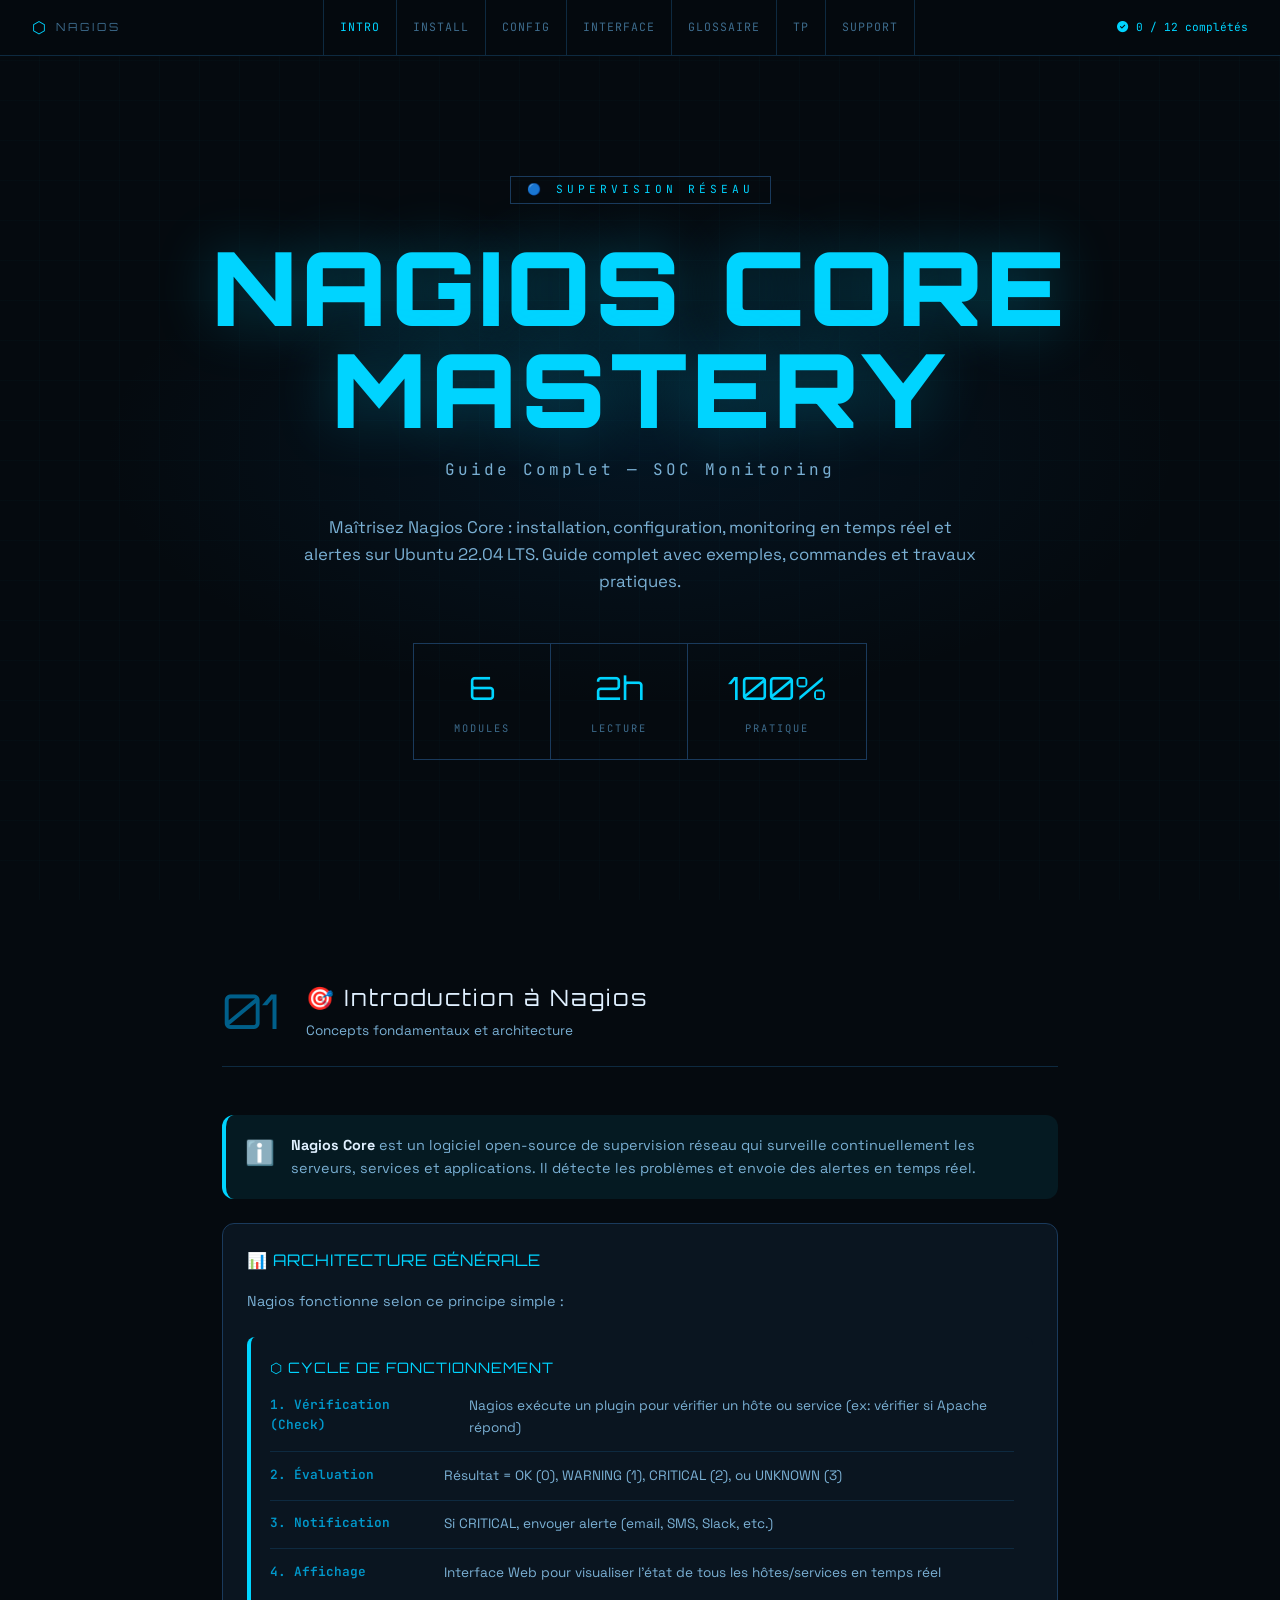
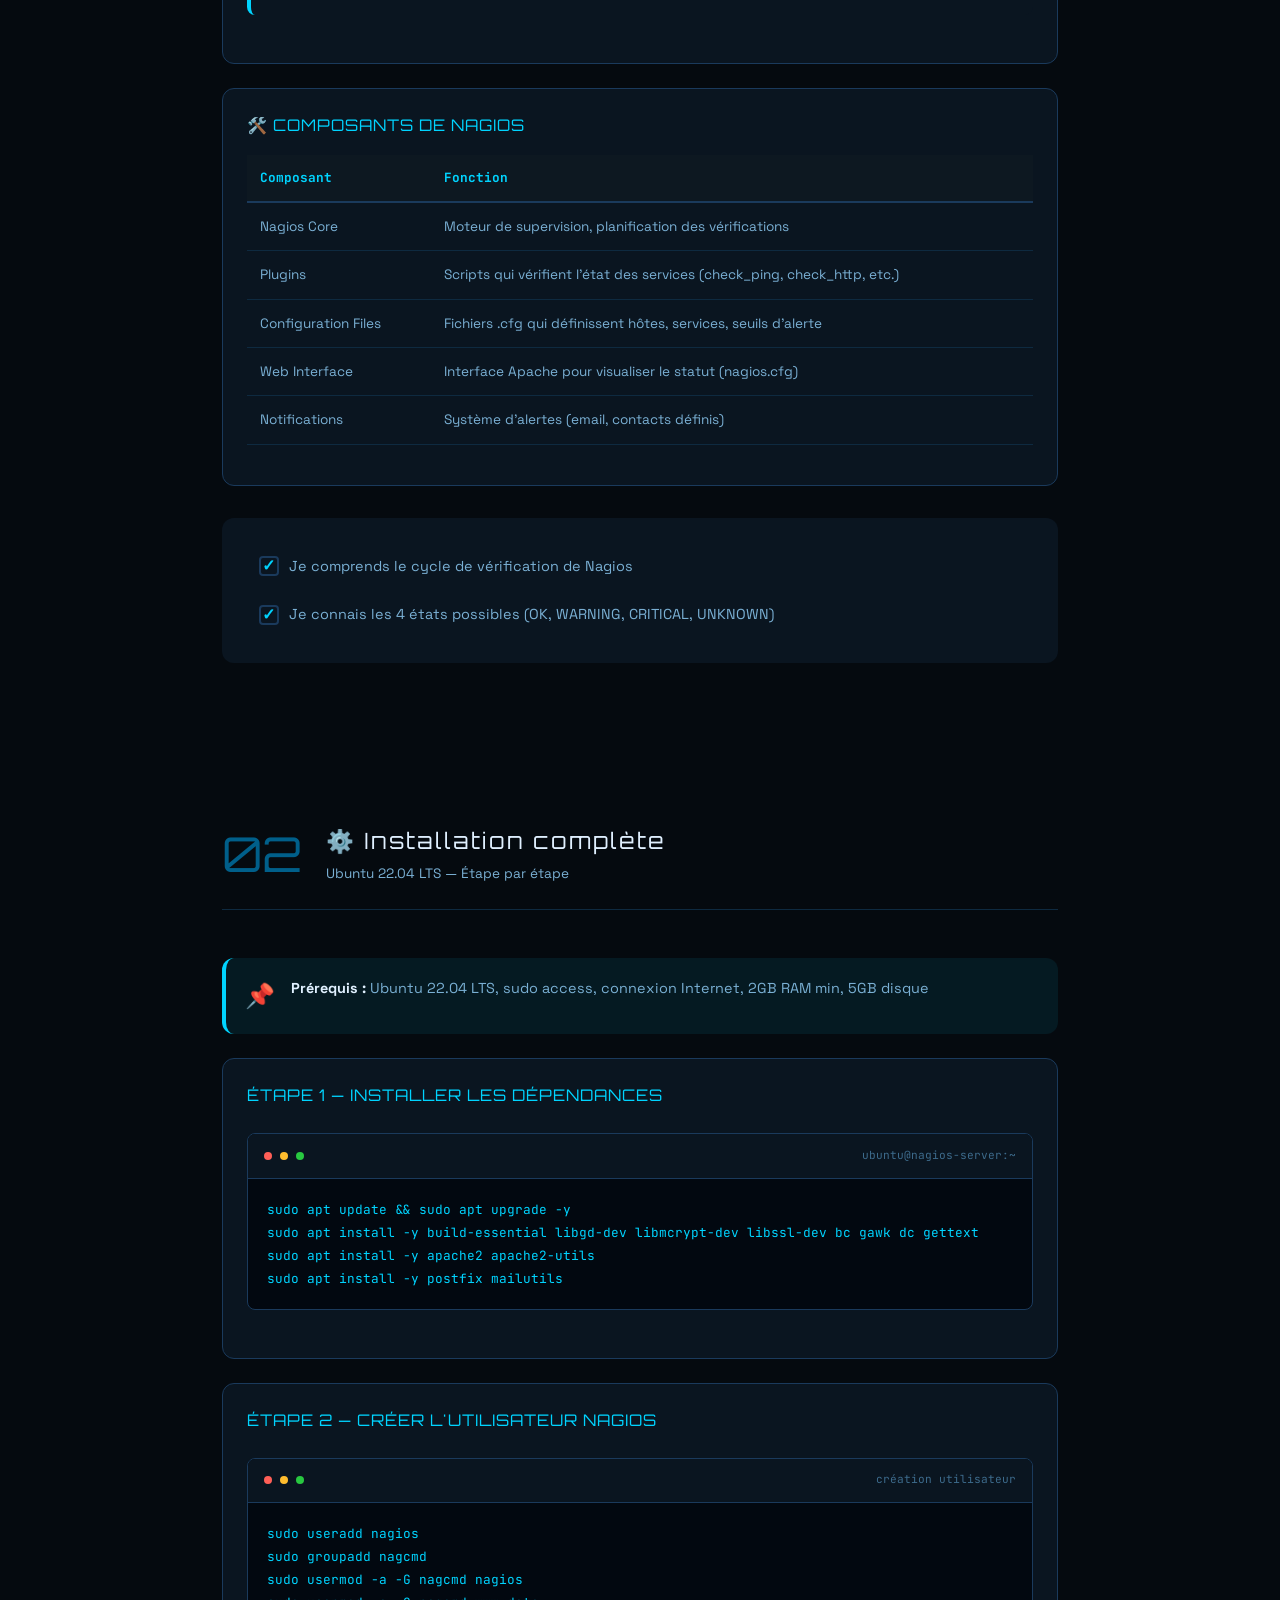
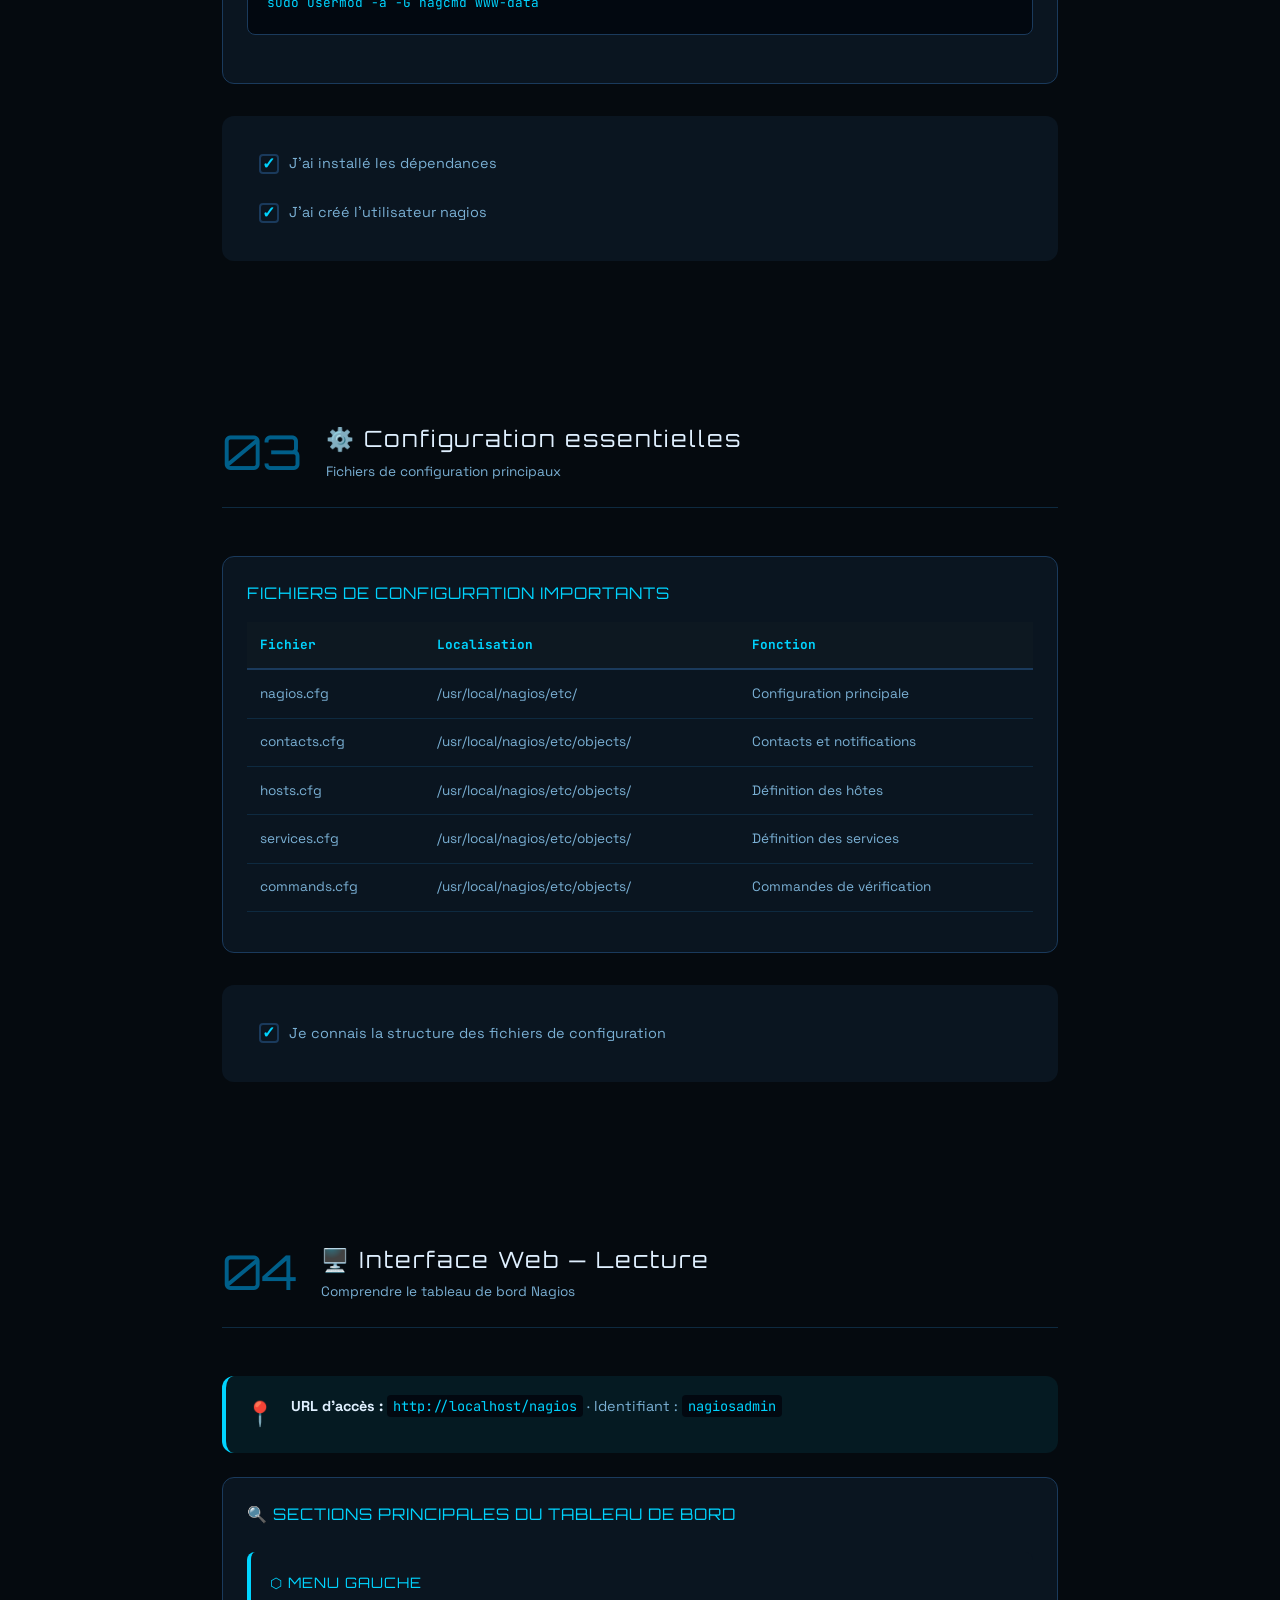
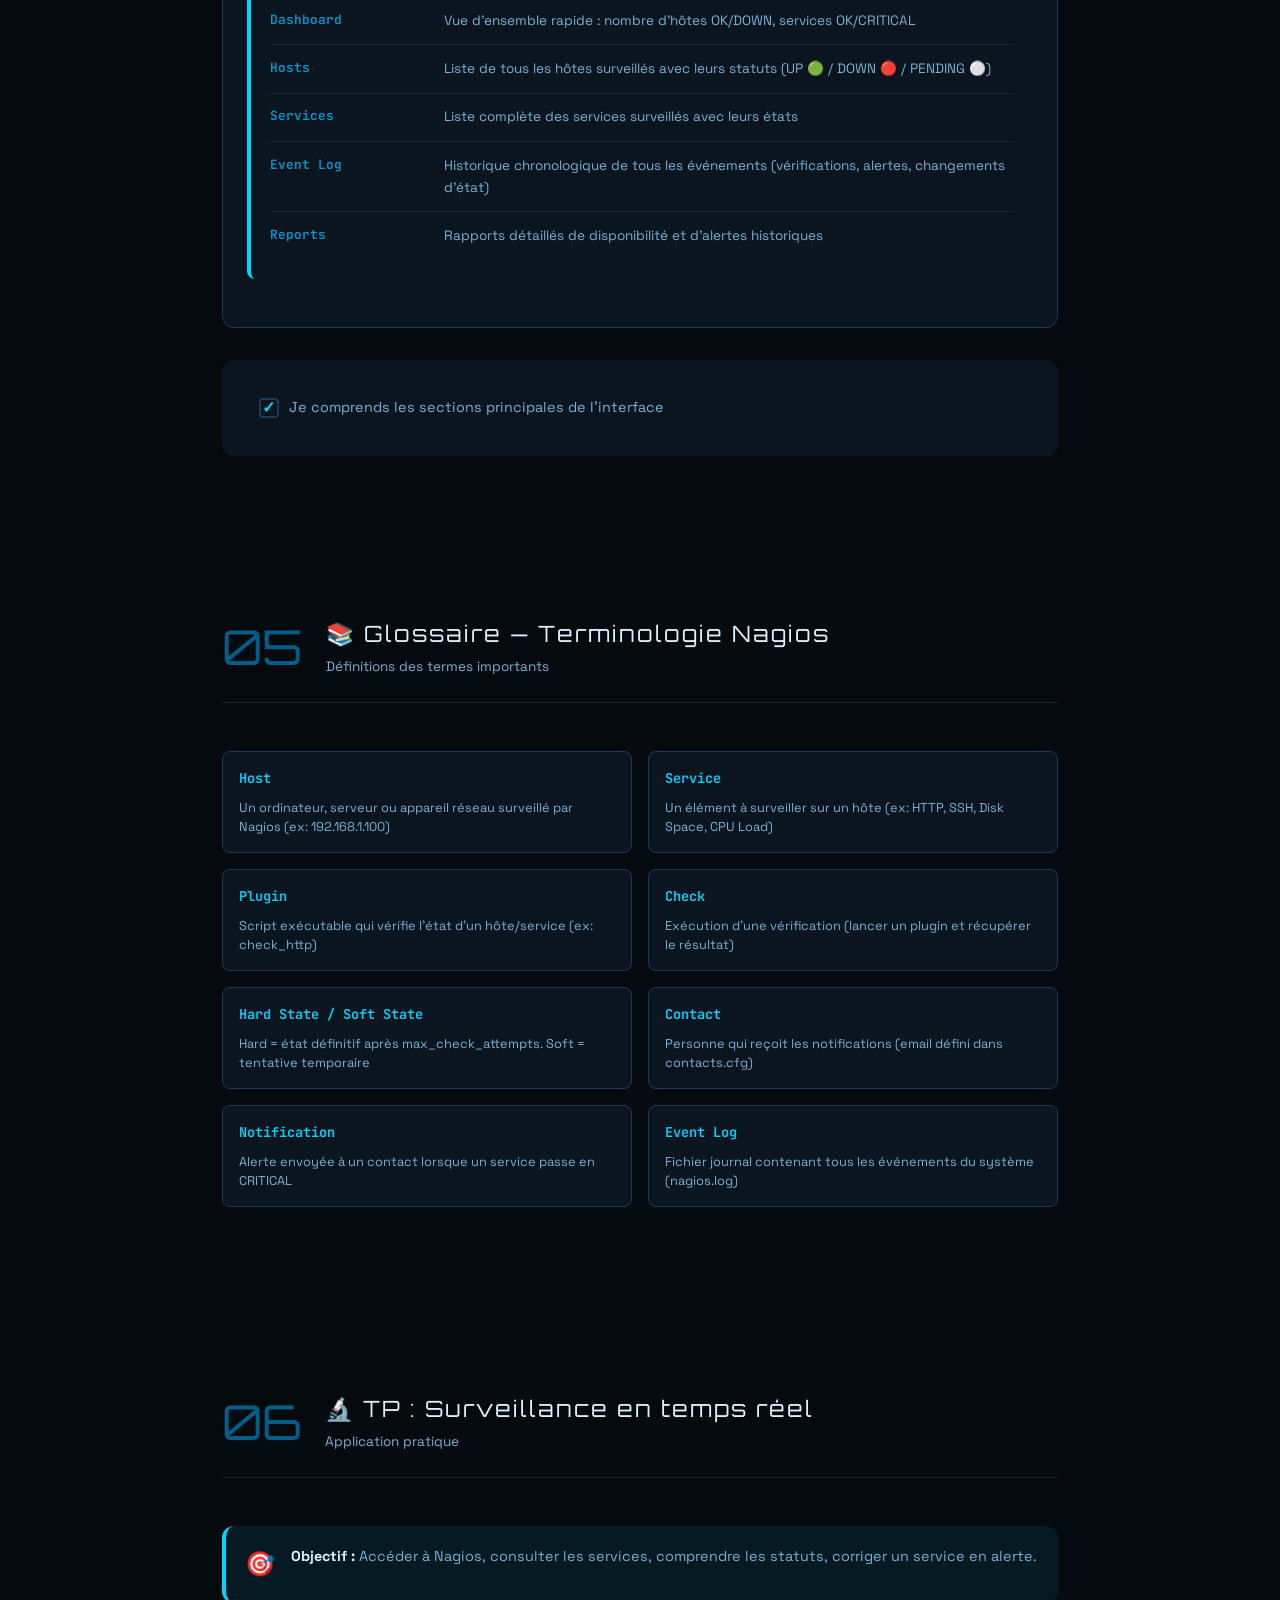
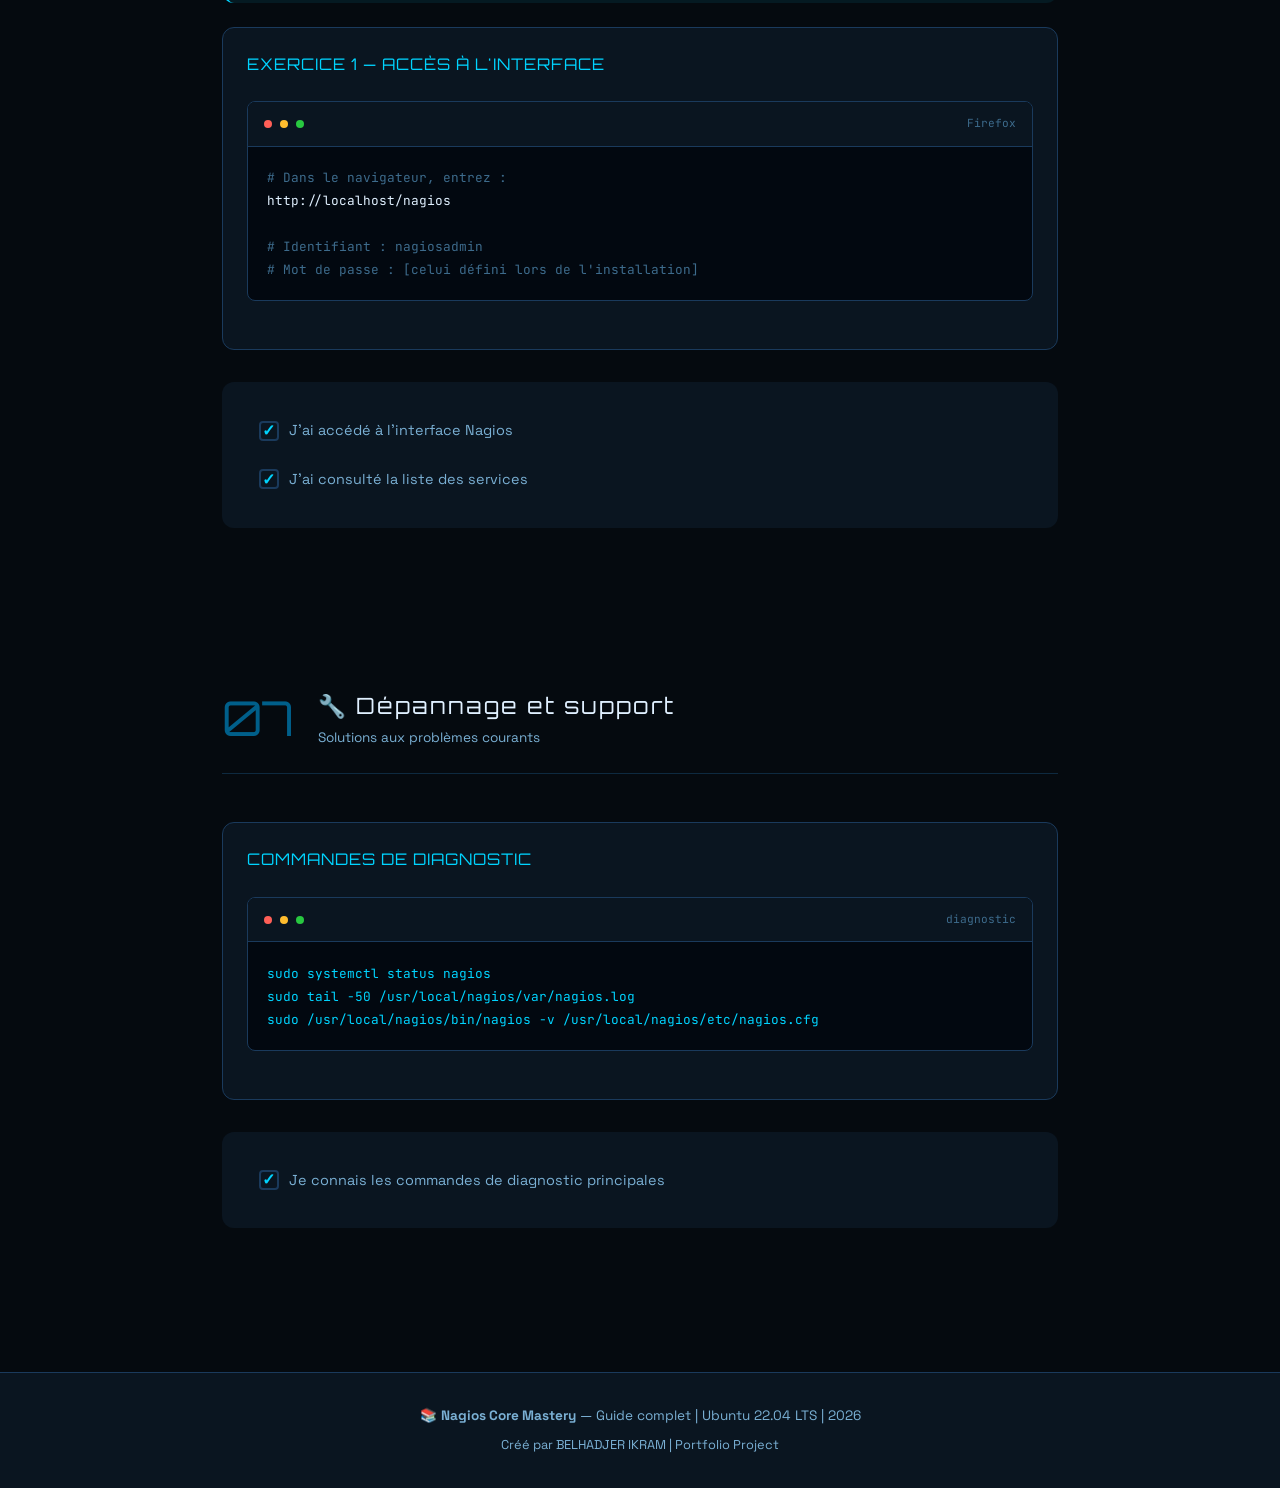
<file: nagios.html>
<!DOCTYPE html>
<html lang="fr">
<head>
<meta charset="UTF-8">
<meta name="viewport" content="width=device-width, initial-scale=1.0">
<title>Nagios Core Mastery : Guide Complet SOC</title>
<link href="https://fonts.googleapis.com/css2?family=JetBrains+Mono:wght@400;700&family=Space+Grotesk:wght@300;400;500;600;700&family=Orbitron:wght@700;900&display=swap" rel="stylesheet">
<link rel="stylesheet" href="https://cdnjs.cloudflare.com/ajax/libs/font-awesome/6.5.0/css/all.min.css">
<style>
  :root {
    --bg: #050a0f;
    --bg2: #080f16;
    --bg3: #0d1821;
    --panel: #0a1520;
    --border: #1a3a5c;
    --border2: #0e2a40;
    --accent: #00d4ff;
    --accent2: #0099cc;
    --accent3: #005f8a;
    --green: #00ff88;
    --red: #ff3355;
    --yellow: #ffcc00;
    --orange: #ff8800;
    --text: #e0f0ff;
    --text2: #7ab0d4;
    --text3: #3d6b8c;
    --code-bg: #020810;
    --font-mono: 'JetBrains Mono', monospace;
    --font-main: 'Space Grotesk', sans-serif;
    --font-title: 'Orbitron', sans-serif;
  }

  * { margin: 0; padding: 0; box-sizing: border-box; }
  html { scroll-behavior: smooth; }
  body {
    background: var(--bg);
    color: var(--text);
    font-family: var(--font-main);
    line-height: 1.6;
    overflow-x: hidden;
  }

  ::-webkit-scrollbar { width: 4px; }
  ::-webkit-scrollbar-track { background: var(--bg); }
  ::-webkit-scrollbar-thumb { background: var(--accent3); border-radius: 2px; }

  nav {
    position: fixed; top: 0; left: 0; right: 0; z-index: 100;
    background: rgba(5,10,15,0.95);
    border-bottom: 1px solid var(--border2);
    backdrop-filter: blur(12px);
    padding: 0 2rem;
    display: flex; align-items: center; justify-content: space-between;
    height: 56px;
  }

  .nav-logo { font-family: var(--font-title); font-size: 1rem; color: var(--accent); letter-spacing: 2px; display: flex; align-items: center; gap: 8px; }
  .nav-logo span { color: var(--text3); font-size: 0.7rem; letter-spacing: 3px; }
  .nav-links { display: flex; gap: 0; list-style: none; }
  .nav-links a {
    color: var(--text3); text-decoration: none; font-size: 0.72rem; letter-spacing: 1px;
    padding: 0 1rem; height: 56px; display: flex; align-items: center;
    border-right: 1px solid var(--border2); transition: all 0.2s;
    font-family: var(--font-mono); text-transform: uppercase;
  }
  .nav-links a:first-child { border-left: 1px solid var(--border2); }
  .nav-links a:hover { color: var(--accent); background: rgba(0,212,255,0.05); }
  .nav-progress { font-family: var(--font-mono); font-size: 0.7rem; color: var(--accent); display: flex; align-items: center; gap: 8px; }

  .hero {
    min-height: 100vh;
    display: flex; flex-direction: column; justify-content: center; align-items: center;
    text-align: center; padding: 100px 2rem 4rem; position: relative; overflow: hidden;
  }

  .hero::before {
    content: ''; position: absolute; inset: 0;
    background:
      radial-gradient(ellipse 60% 40% at 50% 50%, rgba(0,80,140,0.15) 0%, transparent 70%),
      repeating-linear-gradient(0deg, transparent, transparent 39px, rgba(0,212,255,0.03) 40px),
      repeating-linear-gradient(90deg, transparent, transparent 39px, rgba(0,212,255,0.03) 40px);
    pointer-events: none;
  }

  .hero-tag { font-family: var(--font-mono); font-size: 0.7rem; letter-spacing: 4px; color: var(--accent); border: 1px solid var(--border); padding: 4px 16px; margin-bottom: 2rem; animation: fadeUp 0.6s ease both; }
  .hero-title { font-family: var(--font-title); font-size: clamp(3rem, 8vw, 7rem); font-weight: 900; color: var(--accent); letter-spacing: 4px; line-height: 1; animation: fadeUp 0.6s 0.1s ease both; text-shadow: 0 0 60px rgba(0,212,255,0.3); }
  .hero-sub { font-size: 1rem; color: var(--text2); letter-spacing: 3px; margin: 1rem 0 2rem; font-family: var(--font-mono); animation: fadeUp 0.6s 0.2s ease both; }
  .hero-desc { max-width: 680px; color: var(--text2); font-size: 1.05rem; margin-bottom: 3rem; animation: fadeUp 0.6s 0.3s ease both; }
  .hero-stats { display: flex; gap: 0; border: 1px solid var(--border); animation: fadeUp 0.6s 0.4s ease both; }
  .hero-stat { padding: 1.2rem 2.5rem; border-right: 1px solid var(--border); text-align: center; }
  .hero-stat:last-child { border-right: none; }
  .hero-stat-num { font-family: var(--font-title); font-size: 2rem; color: var(--accent); display: block; }
  .hero-stat-label { font-size: 0.65rem; letter-spacing: 2px; color: var(--text3); text-transform: uppercase; font-family: var(--font-mono); }

  @keyframes fadeUp { from { opacity: 0; transform: translateY(20px); } to { opacity: 1; transform: translateY(0); } }

  .section { max-width: 900px; margin: 0 auto; padding: 5rem 2rem; }
  .section-header { display: flex; align-items: center; gap: 1.5rem; margin-bottom: 3rem; padding-bottom: 1.5rem; border-bottom: 1px solid var(--border2); }
  .section-num { font-family: var(--font-title); font-size: 3rem; color: var(--accent3); line-height: 1; min-width: 60px; }
  .section-title { font-family: var(--font-title); font-size: 1.4rem; color: var(--text); letter-spacing: 2px; }
  .section-subtitle { font-size: 0.85rem; color: var(--text2); margin-top: 4px; }

  .alert { display: flex; gap: 1rem; padding: 1.2rem; border-radius: 12px; margin-bottom: 1.5rem; border-left: 4px solid; }
  .alert.info { background: rgba(0,212,255,0.08); border-left-color: var(--accent); }
  .alert.info .alert-icon { color: var(--accent); font-size: 1.5rem; }
  .alert-text { color: var(--text2); font-size: 0.9rem; line-height: 1.6; }
  .alert-text strong { color: var(--text); }

  .panel { background: var(--panel); border: 1px solid var(--border); border-radius: 12px; padding: 1.5rem; margin-bottom: 1.5rem; }
  .panel-title { font-family: var(--font-title); font-size: 1rem; color: var(--accent); letter-spacing: 1px; margin-bottom: 1rem; text-transform: uppercase; }

  table { width: 100%; border-collapse: collapse; margin: 1rem 0; }
  th { background: var(--bg3); padding: 0.8rem; text-align: left; font-family: var(--font-mono); font-size: 0.8rem; color: var(--accent); border-bottom: 2px solid var(--border); }
  td { padding: 0.8rem; border-bottom: 1px solid var(--border2); color: var(--text2); font-size: 0.85rem; }
  tr:hover { background: rgba(0,212,255,0.05); }

  code { background: var(--code-bg); color: var(--accent); padding: 2px 6px; border-radius: 4px; font-family: var(--font-mono); font-size: 0.85rem; }

  .terminal { background: var(--code-bg); border: 1px solid var(--border); border-radius: 8px; overflow: hidden; margin: 1.5rem 0; }
  .terminal-bar { background: var(--panel); padding: 0.8rem 1rem; border-bottom: 1px solid var(--border); display: flex; align-items: center; gap: 8px; }
  .t-dot { width: 8px; height: 8px; border-radius: 50%; }
  .t-dot.r { background: #ff5f57; }
  .t-dot.y { background: #ffbd2e; }
  .t-dot.g { background: #28c840; }
  .terminal-label { color: var(--text3); font-family: var(--font-mono); font-size: 0.7rem; margin-left: auto; }
  pre { padding: 1.2rem; font-family: var(--font-mono); font-size: 0.8rem; line-height: 1.8; color: var(--text); overflow-x: auto; }
  .comment { color: var(--text3); }
  .prompt { color: var(--accent2); }
  .cmd { color: var(--accent); }
  .output { color: var(--green); }

  .explain { background: var(--panel); border-left: 4px solid var(--accent); border-radius: 8px; padding: 1.2rem; margin: 1.5rem 0; }
  .explain-title { font-family: var(--font-title); font-size: 0.9rem; color: var(--accent); letter-spacing: 1px; margin-bottom: 1rem; }
  .explain-row { display: flex; gap: 1.5rem; margin-bottom: 0.8rem; padding-bottom: 0.8rem; border-bottom: 1px solid var(--border2); }
  .explain-row:last-child { border-bottom: none; margin-bottom: 0; }
  .explain-key { color: var(--accent2); font-weight: 600; min-width: 150px; font-family: var(--font-mono); font-size: 0.8rem; }
  .explain-val { color: var(--text2); font-size: 0.85rem; line-height: 1.6; }

  .checkpoints { background: var(--panel); border-radius: 12px; padding: 1.5rem; margin-top: 2rem; }
  .checkpoint { display: flex; align-items: center; gap: 10px; padding: 0.8rem; cursor: pointer; transition: all 0.3s; border-radius: 8px; }
  .checkpoint:hover { background: rgba(0,212,255,0.05); }
  .check-box { width: 20px; height: 20px; border: 2px solid var(--border); border-radius: 4px; display: flex; align-items: center; justify-content: center; color: var(--accent); font-weight: bold; }
  .checkpoint.done .check-box { background: rgba(0,212,255,0.2); border-color: var(--accent); }
  .check-label { color: var(--text2); font-size: 0.9rem; }

  .glossary { display: grid; grid-template-columns: repeat(auto-fit, minmax(280px, 1fr)); gap: 1rem; margin: 1.5rem 0; }
  .glossary-item { background: var(--panel); border: 1px solid var(--border); border-radius: 8px; padding: 1rem; }
  .glossary-term { color: var(--accent); font-weight: 600; font-family: var(--font-mono); font-size: 0.85rem; margin-bottom: 0.5rem; }
  .glossary-def { color: var(--text2); font-size: 0.8rem; line-height: 1.5; }

  footer { background: var(--panel); border-top: 1px solid var(--border); text-align: center; padding: 2rem; margin-top: 4rem; color: var(--text2); font-size: 0.85rem; }

  @media (max-width: 768px) {
    .section { padding: 3rem 1rem; }
    .section-header { flex-direction: column; gap: 0.5rem; text-align: center; }
    nav { padding: 0 1rem; }
  }
</style>
</head>
<body>

<!-- NAV -->
<nav>
  <div class="nav-logo">⬡ <span>NAGIOS</span></div>
  <div class="nav-links">
    <a href="#intro">INTRO</a>
    <a href="#installation">INSTALL</a>
    <a href="#configuration">CONFIG</a>
    <a href="#interface">INTERFACE</a>
    <a href="#glossary">GLOSSAIRE</a>
    <a href="#tp">TP</a>
    <a href="#depannage">SUPPORT</a>
  </div>
  <div class="nav-progress"><i class="fas fa-check-circle"></i> <span id="navProgress">0 / 12 complétés</span></div>
</nav>

<!-- HERO -->
<div class="hero">
  <div class="hero-tag">🔵 SUPERVISION RÉSEAU</div>
  <div class="hero-title">NAGIOS CORE MASTERY</div>
  <div class="hero-sub">Guide Complet — SOC Monitoring</div>
  <div class="hero-desc">
    Maîtrisez Nagios Core : installation, configuration, monitoring en temps réel et alertes sur Ubuntu 22.04 LTS.
    Guide complet avec exemples, commandes et travaux pratiques.
  </div>
  <div class="hero-stats">
    <div class="hero-stat"><span class="hero-stat-num">6</span><span class="hero-stat-label">Modules</span></div>
    <div class="hero-stat"><span class="hero-stat-num">2h</span><span class="hero-stat-label">Lecture</span></div>
    <div class="hero-stat"><span class="hero-stat-num">100%</span><span class="hero-stat-label">Pratique</span></div>
  </div>
</div>

<!-- MODULE 01 : INTRO -->
<section class="section" id="intro">
  <div class="section-header">
    <div class="section-num">01</div>
    <div>
      <div class="section-title">🎯 Introduction à Nagios</div>
      <div class="section-subtitle">Concepts fondamentaux et architecture</div>
    </div>
  </div>

  <div class="alert info">
    <div class="alert-icon">ℹ️</div>
    <div class="alert-text">
      <strong>Nagios Core</strong> est un logiciel open-source de supervision réseau qui surveille continuellement les
      serveurs, services et applications. Il détecte les problèmes et envoie des alertes en temps réel.
    </div>
  </div>

  <div class="panel">
    <div class="panel-title">📊 Architecture générale</div>
    <p style="color: var(--text2); margin-bottom: 1rem; font-size: 0.9rem;">
      Nagios fonctionne selon ce principe simple :
    </p>
    <div class="explain">
      <div class="explain-title">⬡ CYCLE DE FONCTIONNEMENT</div>
      <div class="explain-row">
        <span class="explain-key">1. Vérification (Check)</span>
        <span class="explain-val">Nagios exécute un plugin pour vérifier un hôte ou service (ex: vérifier si Apache répond)</span>
      </div>
      <div class="explain-row">
        <span class="explain-key">2. Évaluation</span>
        <span class="explain-val">Résultat = OK (0), WARNING (1), CRITICAL (2), ou UNKNOWN (3)</span>
      </div>
      <div class="explain-row">
        <span class="explain-key">3. Notification</span>
        <span class="explain-val">Si CRITICAL, envoyer alerte (email, SMS, Slack, etc.)</span>
      </div>
      <div class="explain-row">
        <span class="explain-key">4. Affichage</span>
        <span class="explain-val">Interface Web pour visualiser l'état de tous les hôtes/services en temps réel</span>
      </div>
    </div>
  </div>

  <div class="panel">
    <div class="panel-title">🛠️ Composants de Nagios</div>
    <table>
      <thead>
        <tr><th>Composant</th><th>Fonction</th></tr>
      </thead>
      <tbody>
        <tr><td>Nagios Core</td><td>Moteur de supervision, planification des vérifications</td></tr>
        <tr><td>Plugins</td><td>Scripts qui vérifient l'état des services (check_ping, check_http, etc.)</td></tr>
        <tr><td>Configuration Files</td><td>Fichiers .cfg qui définissent hôtes, services, seuils d'alerte</td></tr>
        <tr><td>Web Interface</td><td>Interface Apache pour visualiser le statut (nagios.cfg)</td></tr>
        <tr><td>Notifications</td><td>Système d'alertes (email, contacts définis)</td></tr>
      </tbody>
    </table>
  </div>

  <div class="checkpoints">
    <label class="checkpoint" onclick="toggleCheck(this)">
      <div class="check-box">✓</div>
      <span class="check-label">Je comprends le cycle de vérification de Nagios</span>
    </label>
    <label class="checkpoint" onclick="toggleCheck(this)">
      <div class="check-box">✓</div>
      <span class="check-label">Je connais les 4 états possibles (OK, WARNING, CRITICAL, UNKNOWN)</span>
    </label>
  </div>
</section>

<!-- MODULE 02 : INSTALLATION -->
<section class="section" id="installation">
  <div class="section-header">
    <div class="section-num">02</div>
    <div>
      <div class="section-title">⚙️ Installation complète</div>
      <div class="section-subtitle">Ubuntu 22.04 LTS — Étape par étape</div>
    </div>
  </div>

  <div class="alert info">
    <div class="alert-icon">📌</div>
    <div class="alert-text">
      <strong>Prérequis :</strong> Ubuntu 22.04 LTS, sudo access, connexion Internet, 2GB RAM min, 5GB disque
    </div>
  </div>

  <div class="panel">
    <div class="panel-title">Étape 1 — Installer les dépendances</div>
    <div class="terminal">
      <div class="terminal-bar">
        <div class="t-dot r"></div><div class="t-dot y"></div><div class="t-dot g"></div>
        <div class="terminal-label">ubuntu@nagios-server:~</div>
      </div>
      <pre><span class="cmd">sudo apt update && sudo apt upgrade -y</span>
<span class="cmd">sudo apt install -y build-essential libgd-dev libmcrypt-dev libssl-dev bc gawk dc gettext</span>
<span class="cmd">sudo apt install -y apache2 apache2-utils</span>
<span class="cmd">sudo apt install -y postfix mailutils</span></pre>
    </div>
  </div>

  <div class="panel">
    <div class="panel-title">Étape 2 — Créer l'utilisateur Nagios</div>
    <div class="terminal">
      <div class="terminal-bar">
        <div class="t-dot r"></div><div class="t-dot y"></div><div class="t-dot g"></div>
        <div class="terminal-label">création utilisateur</div>
      </div>
      <pre><span class="cmd">sudo useradd nagios</span>
<span class="cmd">sudo groupadd nagcmd</span>
<span class="cmd">sudo usermod -a -G nagcmd nagios</span>
<span class="cmd">sudo usermod -a -G nagcmd www-data</span></pre>
    </div>
  </div>

  <div class="checkpoints">
    <label class="checkpoint" onclick="toggleCheck(this)">
      <div class="check-box">✓</div>
      <span class="check-label">J'ai installé les dépendances</span>
    </label>
    <label class="checkpoint" onclick="toggleCheck(this)">
      <div class="check-box">✓</div>
      <span class="check-label">J'ai créé l'utilisateur nagios</span>
    </label>
  </div>
</section>

<!-- MODULE 03 : CONFIGURATION -->
<section class="section" id="configuration">
  <div class="section-header">
    <div class="section-num">03</div>
    <div>
      <div class="section-title">⚙️ Configuration essentielles</div>
      <div class="section-subtitle">Fichiers de configuration principaux</div>
    </div>
  </div>

  <div class="panel">
    <div class="panel-title">Fichiers de configuration importants</div>
    <table>
      <thead>
        <tr><th>Fichier</th><th>Localisation</th><th>Fonction</th></tr>
      </thead>
      <tbody>
        <tr><td>nagios.cfg</td><td>/usr/local/nagios/etc/</td><td>Configuration principale</td></tr>
        <tr><td>contacts.cfg</td><td>/usr/local/nagios/etc/objects/</td><td>Contacts et notifications</td></tr>
        <tr><td>hosts.cfg</td><td>/usr/local/nagios/etc/objects/</td><td>Définition des hôtes</td></tr>
        <tr><td>services.cfg</td><td>/usr/local/nagios/etc/objects/</td><td>Définition des services</td></tr>
        <tr><td>commands.cfg</td><td>/usr/local/nagios/etc/objects/</td><td>Commandes de vérification</td></tr>
      </tbody>
    </table>
  </div>

  <div class="checkpoints">
    <label class="checkpoint" onclick="toggleCheck(this)">
      <div class="check-box">✓</div>
      <span class="check-label">Je connais la structure des fichiers de configuration</span>
    </label>
  </div>
</section>

<!-- MODULE 04 : INTERFACE -->
<section class="section" id="interface">
  <div class="section-header">
    <div class="section-num">04</div>
    <div>
      <div class="section-title">🖥️ Interface Web — Lecture</div>
      <div class="section-subtitle">Comprendre le tableau de bord Nagios</div>
    </div>
  </div>

  <div class="alert info">
    <div class="alert-icon">📍</div>
    <div class="alert-text">
      <strong>URL d'accès :</strong> <code>http://localhost/nagios</code> · Identifiant : <code>nagiosadmin</code>
    </div>
  </div>

  <div class="panel">
    <div class="panel-title">🔍 Sections principales du tableau de bord</div>
    <div class="explain">
      <div class="explain-title">⬡ MENU GAUCHE</div>
      <div class="explain-row">
        <span class="explain-key">Dashboard</span>
        <span class="explain-val">Vue d'ensemble rapide : nombre d'hôtes OK/DOWN, services OK/CRITICAL</span>
      </div>
      <div class="explain-row">
        <span class="explain-key">Hosts</span>
        <span class="explain-val">Liste de tous les hôtes surveillés avec leurs statuts (UP 🟢 / DOWN 🔴 / PENDING ⚪)</span>
      </div>
      <div class="explain-row">
        <span class="explain-key">Services</span>
        <span class="explain-val">Liste complète des services surveillés avec leurs états</span>
      </div>
      <div class="explain-row">
        <span class="explain-key">Event Log</span>
        <span class="explain-val">Historique chronologique de tous les événements (vérifications, alertes, changements d'état)</span>
      </div>
      <div class="explain-row">
        <span class="explain-key">Reports</span>
        <span class="explain-val">Rapports détaillés de disponibilité et d'alertes historiques</span>
      </div>
    </div>
  </div>

  <div class="checkpoints">
    <label class="checkpoint" onclick="toggleCheck(this)">
      <div class="check-box">✓</div>
      <span class="check-label">Je comprends les sections principales de l'interface</span>
    </label>
  </div>
</section>

<!-- MODULE 05 : GLOSSAIRE -->
<section class="section" id="glossary">
  <div class="section-header">
    <div class="section-num">05</div>
    <div>
      <div class="section-title">📚 Glossaire — Terminologie Nagios</div>
      <div class="section-subtitle">Définitions des termes importants</div>
    </div>
  </div>

  <div class="glossary">
    <div class="glossary-item">
      <div class="glossary-term">Host</div>
      <div class="glossary-def">Un ordinateur, serveur ou appareil réseau surveillé par Nagios (ex: 192.168.1.100)</div>
    </div>
    <div class="glossary-item">
      <div class="glossary-term">Service</div>
      <div class="glossary-def">Un élément à surveiller sur un hôte (ex: HTTP, SSH, Disk Space, CPU Load)</div>
    </div>
    <div class="glossary-item">
      <div class="glossary-term">Plugin</div>
      <div class="glossary-def">Script exécutable qui vérifie l'état d'un hôte/service (ex: check_http)</div>
    </div>
    <div class="glossary-item">
      <div class="glossary-term">Check</div>
      <div class="glossary-def">Exécution d'une vérification (lancer un plugin et récupérer le résultat)</div>
    </div>
    <div class="glossary-item">
      <div class="glossary-term">Hard State / Soft State</div>
      <div class="glossary-def">Hard = état définitif après max_check_attempts. Soft = tentative temporaire</div>
    </div>
    <div class="glossary-item">
      <div class="glossary-term">Contact</div>
      <div class="glossary-def">Personne qui reçoit les notifications (email défini dans contacts.cfg)</div>
    </div>
    <div class="glossary-item">
      <div class="glossary-term">Notification</div>
      <div class="glossary-def">Alerte envoyée à un contact lorsque un service passe en CRITICAL</div>
    </div>
    <div class="glossary-item">
      <div class="glossary-term">Event Log</div>
      <div class="glossary-def">Fichier journal contenant tous les événements du système (nagios.log)</div>
    </div>
  </div>
</section>

<!-- MODULE 06 : TP -->
<section class="section" id="tp">
  <div class="section-header">
    <div class="section-num">06</div>
    <div>
      <div class="section-title">🔬 TP : Surveillance en temps réel</div>
      <div class="section-subtitle">Application pratique</div>
    </div>
  </div>

  <div class="alert info">
    <div class="alert-icon">🎯</div>
    <div class="alert-text">
      <strong>Objectif :</strong> Accéder à Nagios, consulter les services, comprendre les statuts, corriger un service en alerte.
    </div>
  </div>

  <div class="panel">
    <div class="panel-title">Exercice 1 — Accès à l'interface</div>
    <div class="terminal">
      <div class="terminal-bar">
        <div class="t-dot r"></div><div class="t-dot y"></div><div class="t-dot g"></div>
        <div class="terminal-label">Firefox</div>
      </div>
      <pre><span class="comment"># Dans le navigateur, entrez :</span>
http://localhost/nagios

<span class="comment"># Identifiant : nagiosadmin</span>
<span class="comment"># Mot de passe : [celui défini lors de l'installation]</span></pre>
    </div>
  </div>

  <div class="checkpoints">
    <label class="checkpoint" onclick="toggleCheck(this)">
      <div class="check-box">✓</div>
      <span class="check-label">J'ai accédé à l'interface Nagios</span>
    </label>
    <label class="checkpoint" onclick="toggleCheck(this)">
      <div class="check-box">✓</div>
      <span class="check-label">J'ai consulté la liste des services</span>
    </label>
  </div>
</section>

<!-- MODULE 07 : SUPPORT -->
<section class="section" id="depannage">
  <div class="section-header">
    <div class="section-num">07</div>
    <div>
      <div class="section-title">🔧 Dépannage et support</div>
      <div class="section-subtitle">Solutions aux problèmes courants</div>
    </div>
  </div>

  <div class="panel">
    <div class="panel-title">Commandes de diagnostic</div>
    <div class="terminal">
      <div class="terminal-bar">
        <div class="t-dot r"></div><div class="t-dot y"></div><div class="t-dot g"></div>
        <div class="terminal-label">diagnostic</div>
      </div>
      <pre><span class="cmd">sudo systemctl status nagios</span>
<span class="cmd">sudo tail -50 /usr/local/nagios/var/nagios.log</span>
<span class="cmd">sudo /usr/local/nagios/bin/nagios -v /usr/local/nagios/etc/nagios.cfg</span></pre>
    </div>
  </div>

  <div class="checkpoints">
    <label class="checkpoint" onclick="toggleCheck(this)">
      <div class="check-box">✓</div>
      <span class="check-label">Je connais les commandes de diagnostic principales</span>
    </label>
  </div>
</section>

<footer>
  <p>📚 <strong>Nagios Core Mastery</strong> — Guide complet | Ubuntu 22.04 LTS | 2026</p>
  <p style="margin-top: 0.5rem; font-size: 0.8rem;">Créé par BELHADJER IKRAM | Portfolio Project</p>
</footer>

<script>
function toggleCheck(el) {
  el.classList.toggle('done');
  updateProgress();
}

function updateProgress() {
  const total = document.querySelectorAll('.checkpoint').length;
  const done = document.querySelectorAll('.checkpoint.done').length;
  document.getElementById('navProgress').textContent = done + ' / ' + total + ' complétés';
}

// ACTIVE NAV
const sections = document.querySelectorAll('section[id], .hero');
const navLinks = document.querySelectorAll('.nav-links a');

window.addEventListener('scroll', () => {
  let current = '';
  sections.forEach(section => {
    if (window.scrollY >= section.offsetTop - 100) {
      current = section.getAttribute('id') || 'intro';
    }
  });
  navLinks.forEach(link => {
    link.style.color = link.getAttribute('href') === '#' + current ? 'var(--accent)' : 'var(--text3)';
  });
});

// SMOOTH SCROLL
document.querySelectorAll('a[href^="#"]').forEach(a => {
  a.addEventListener('click', e => {
    e.preventDefault();
    document.querySelector(a.getAttribute('href'))?.scrollIntoView({ behavior: 'smooth' });
  });
});
</script>
</body>
</html>
</file>
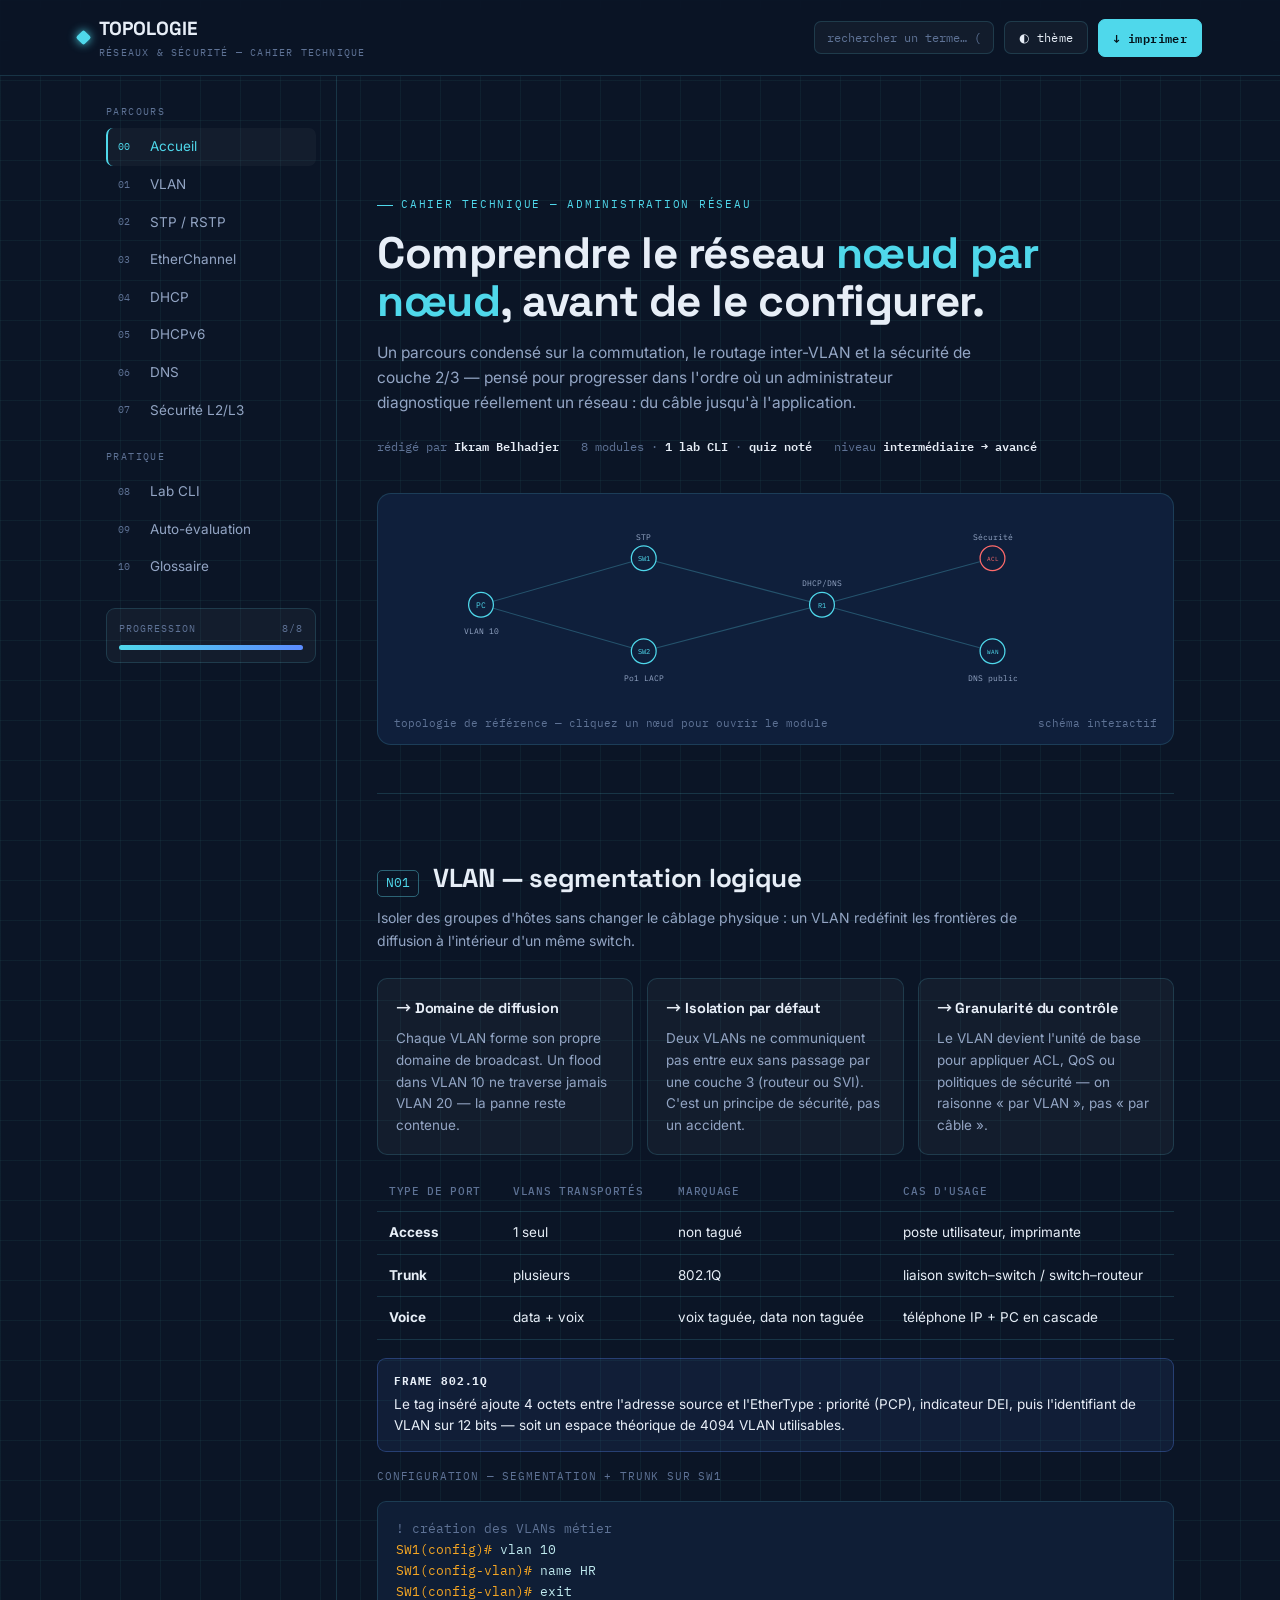
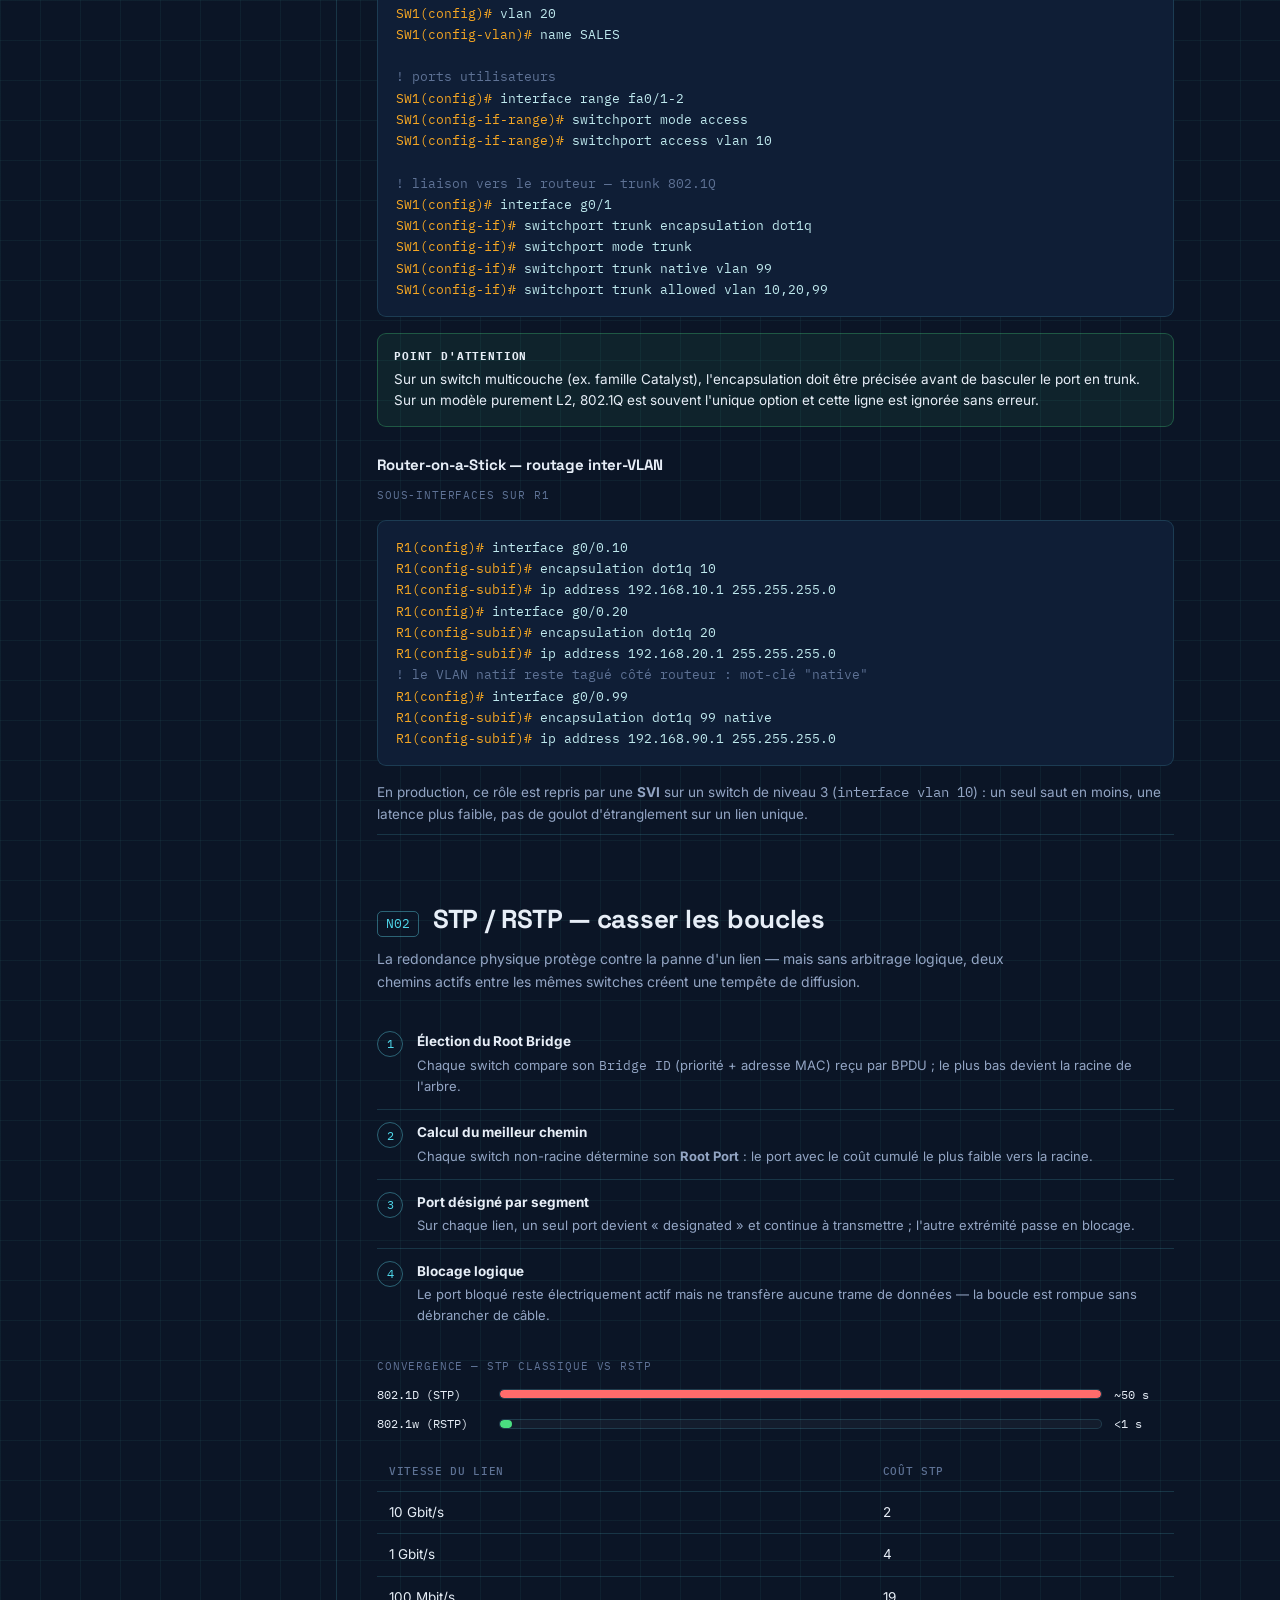
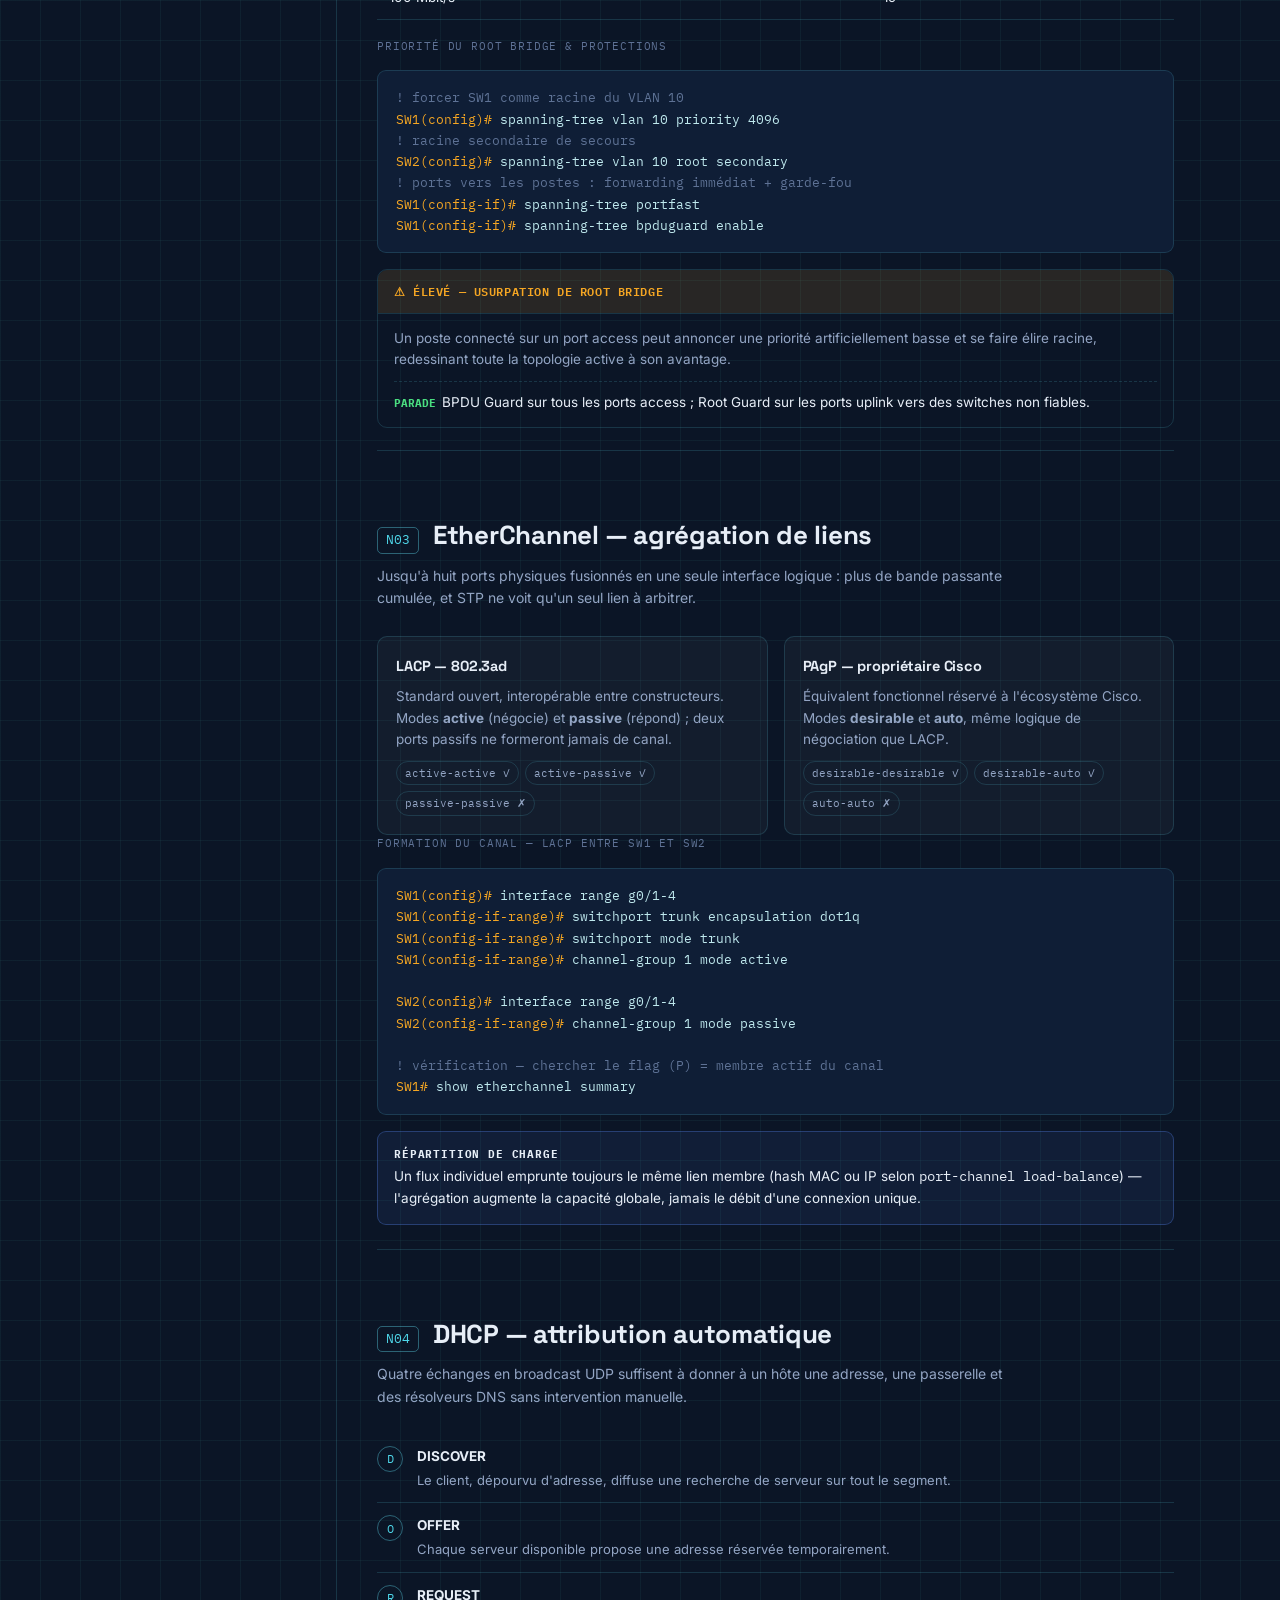
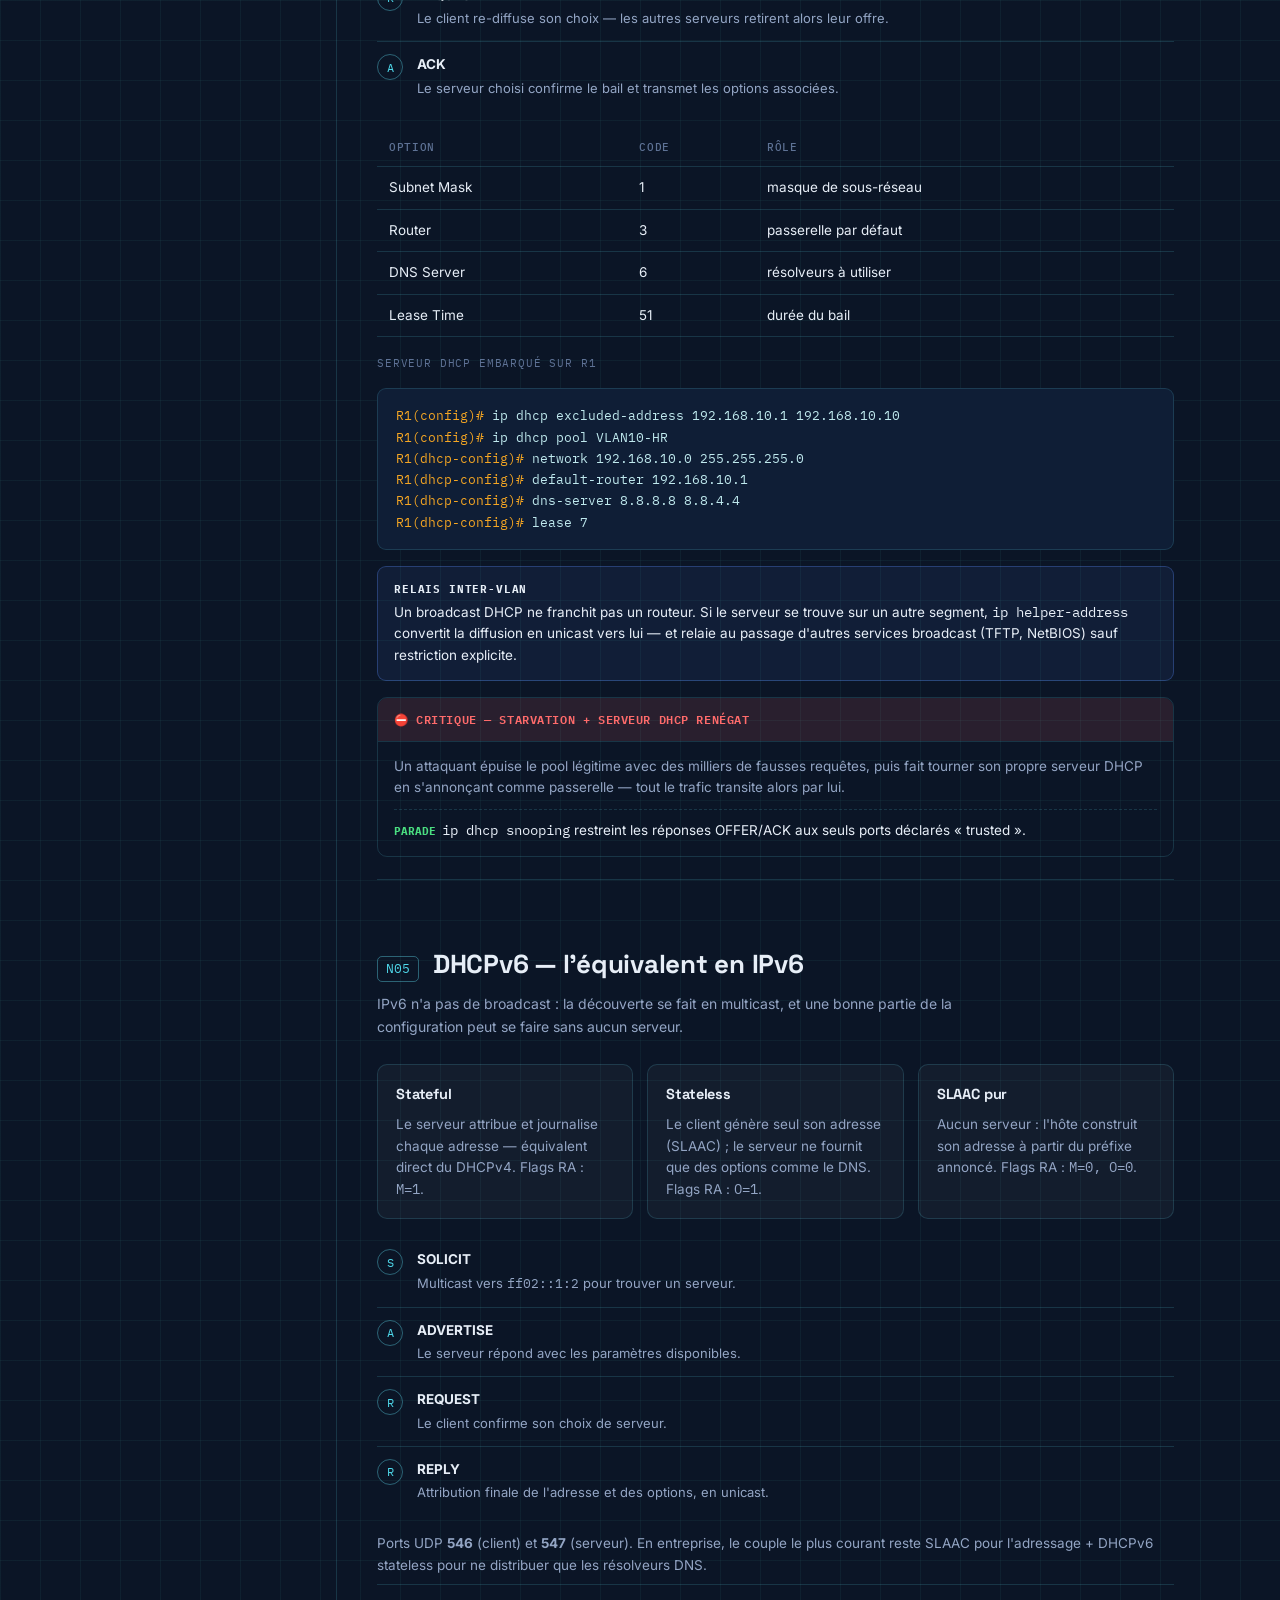
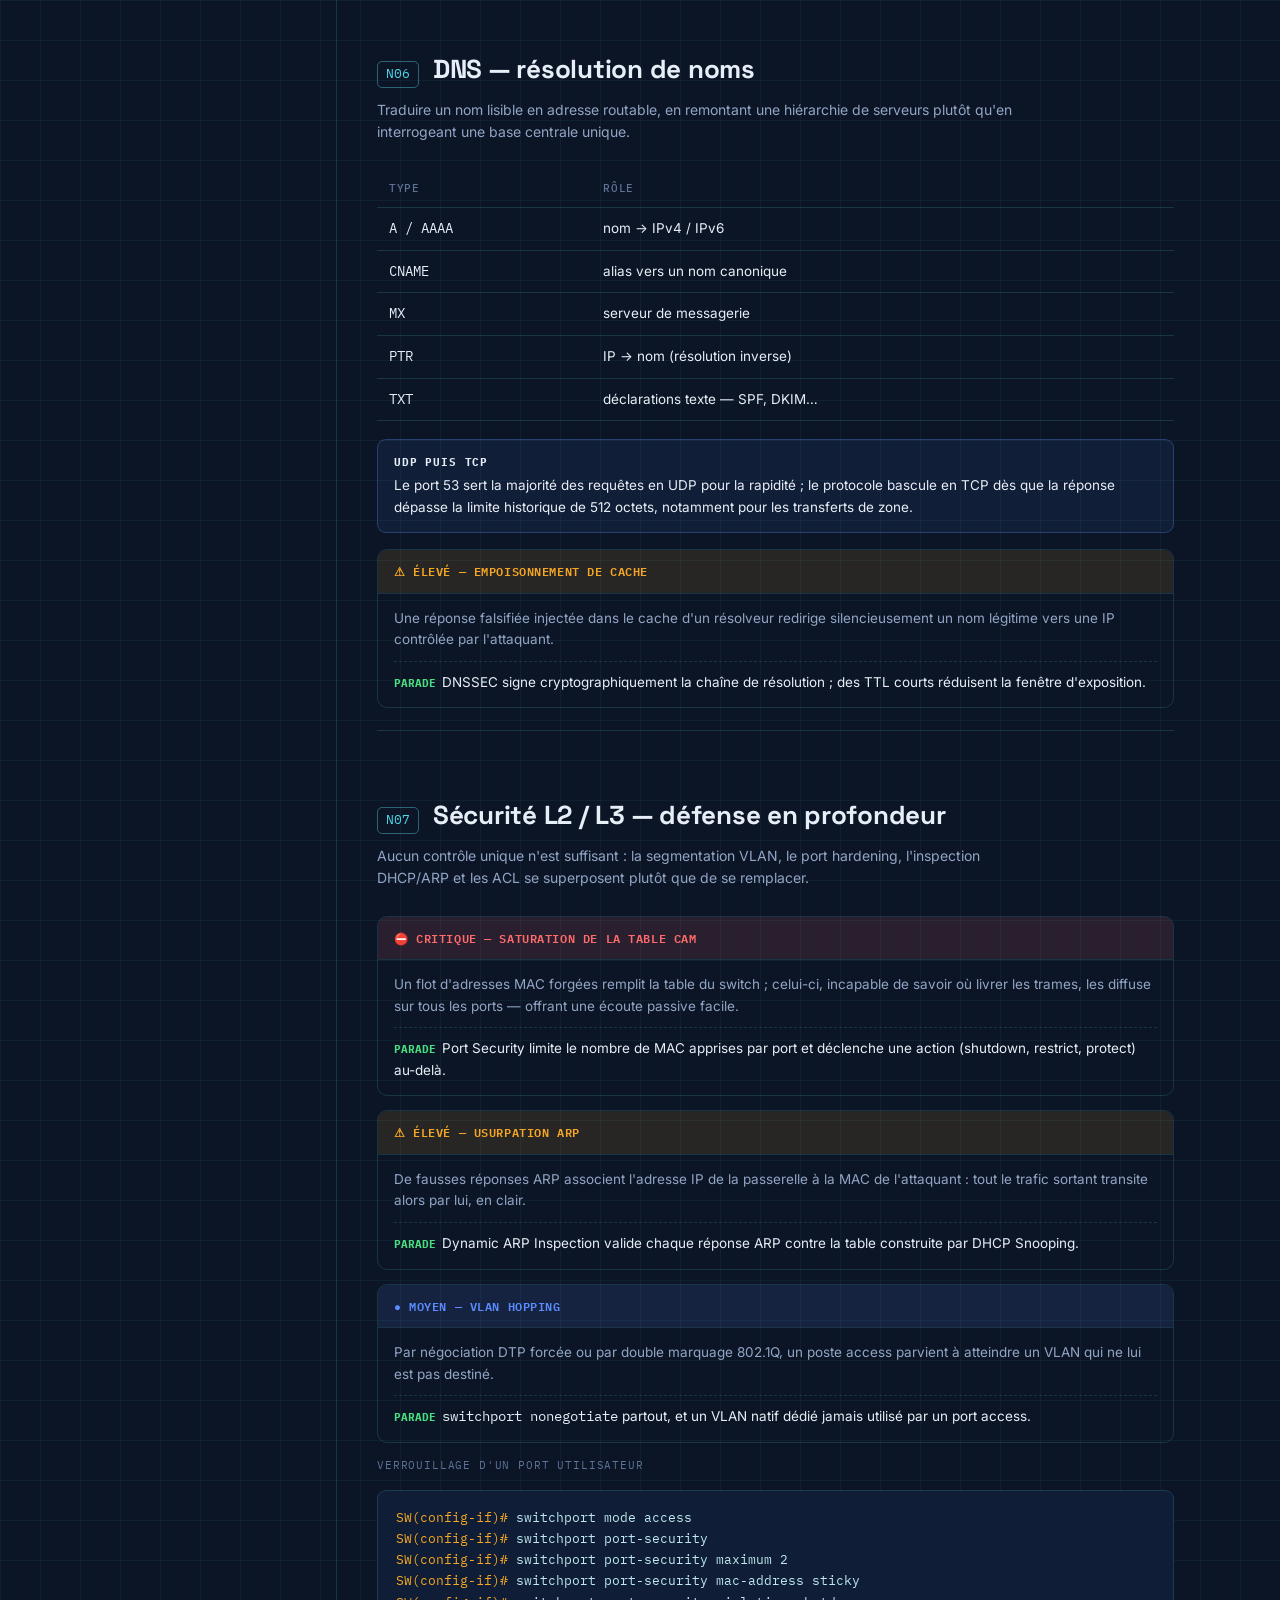
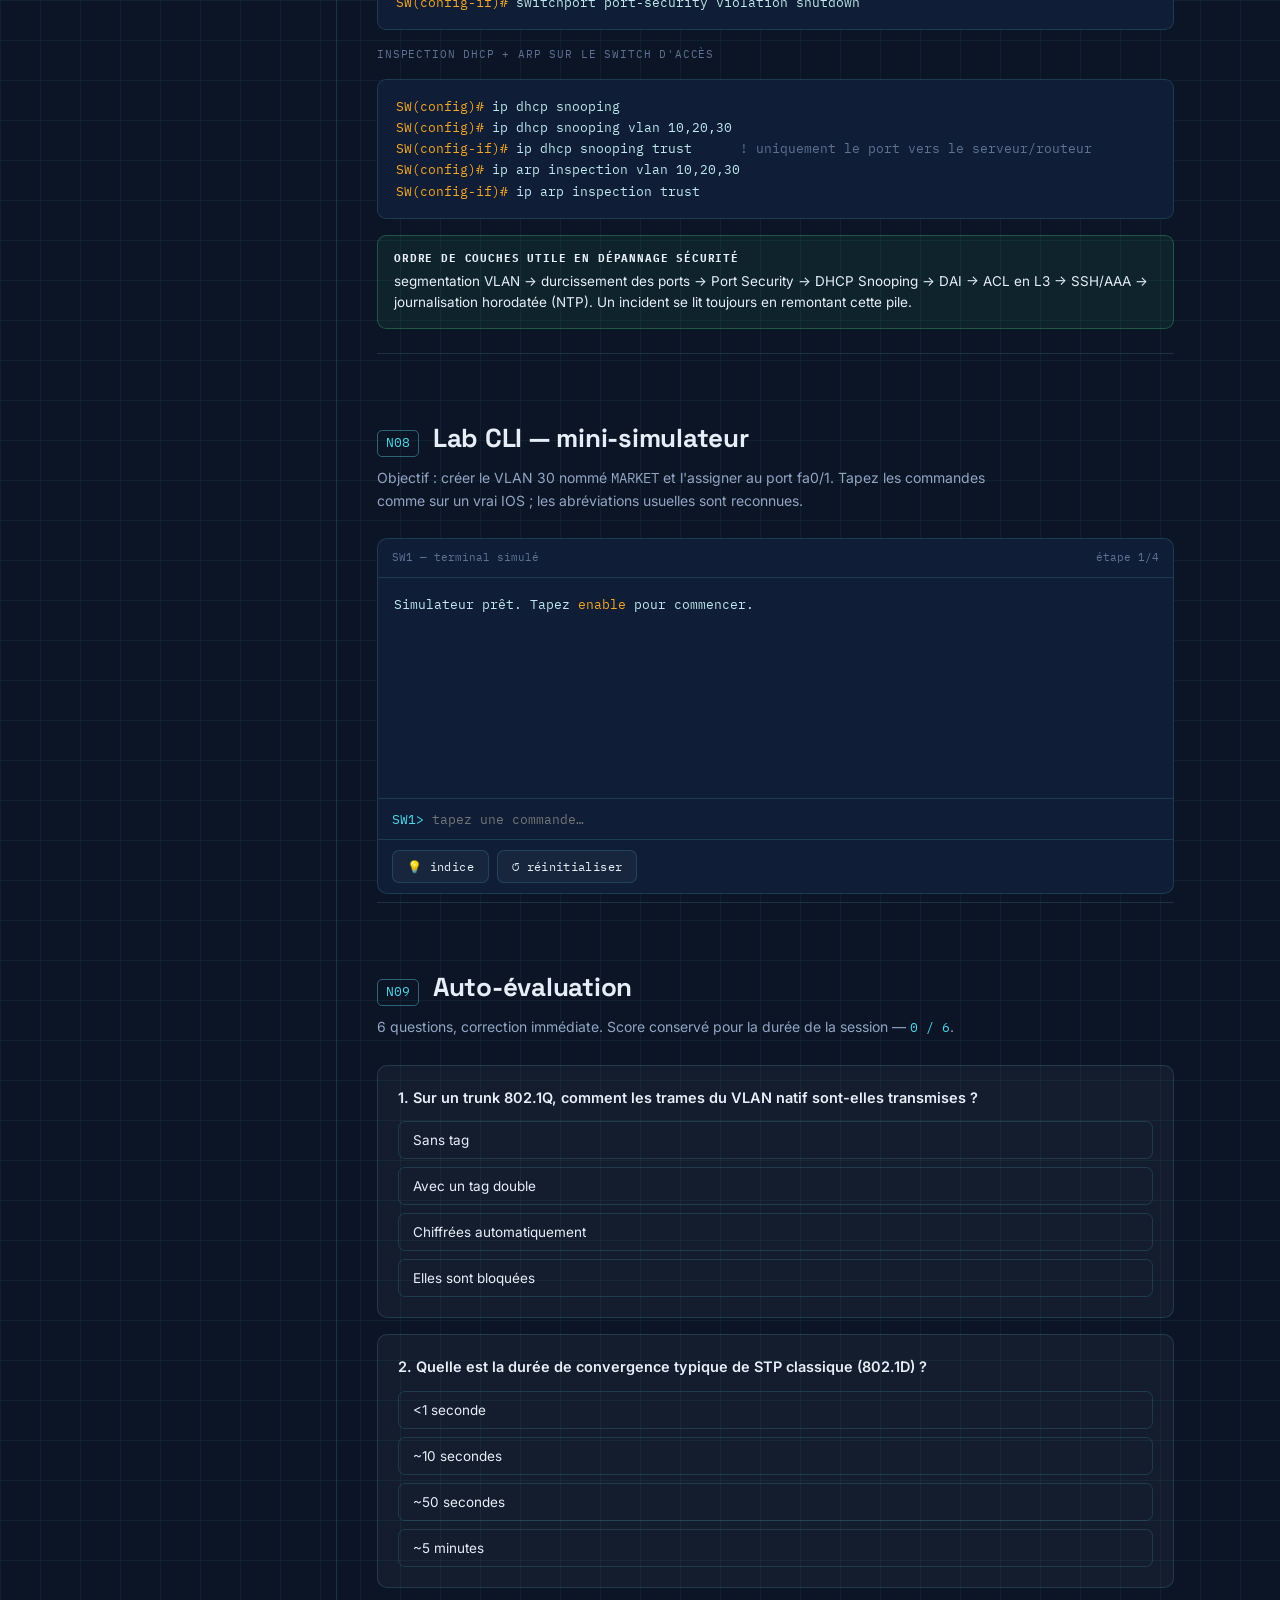
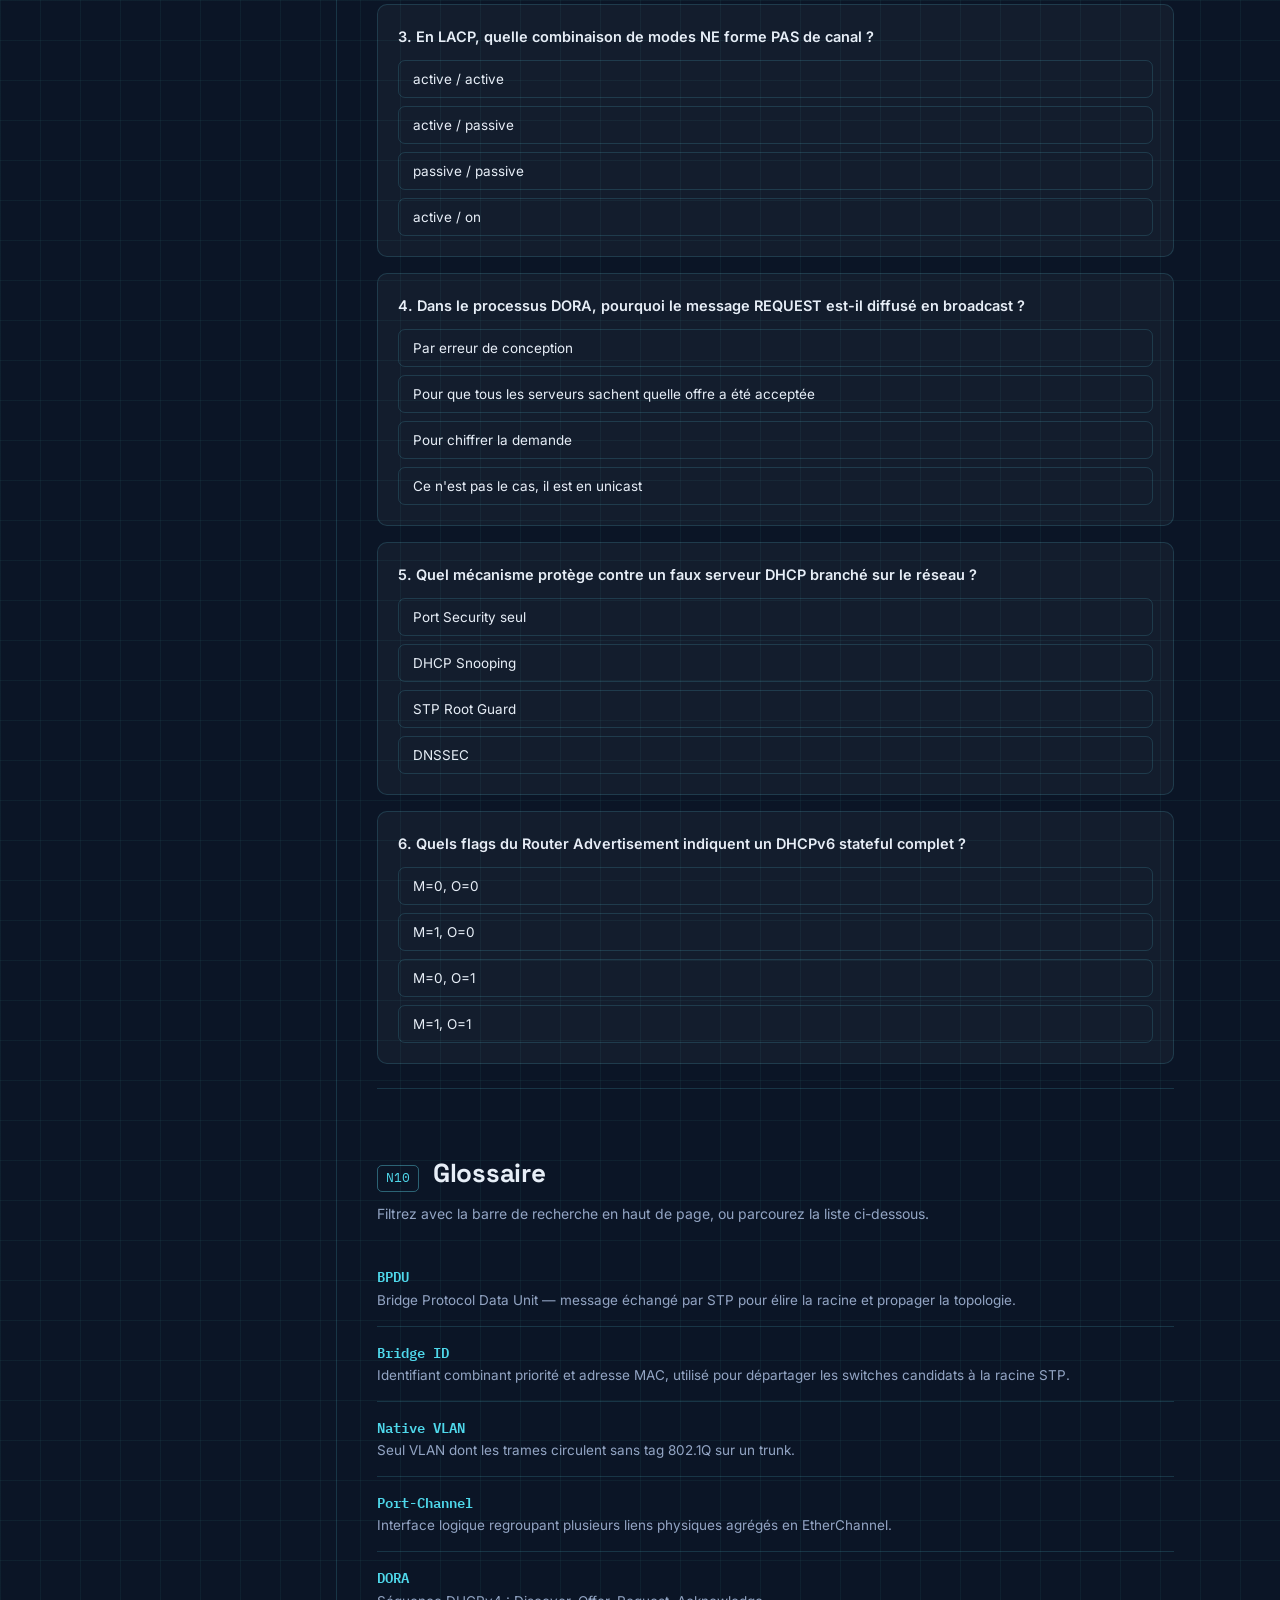
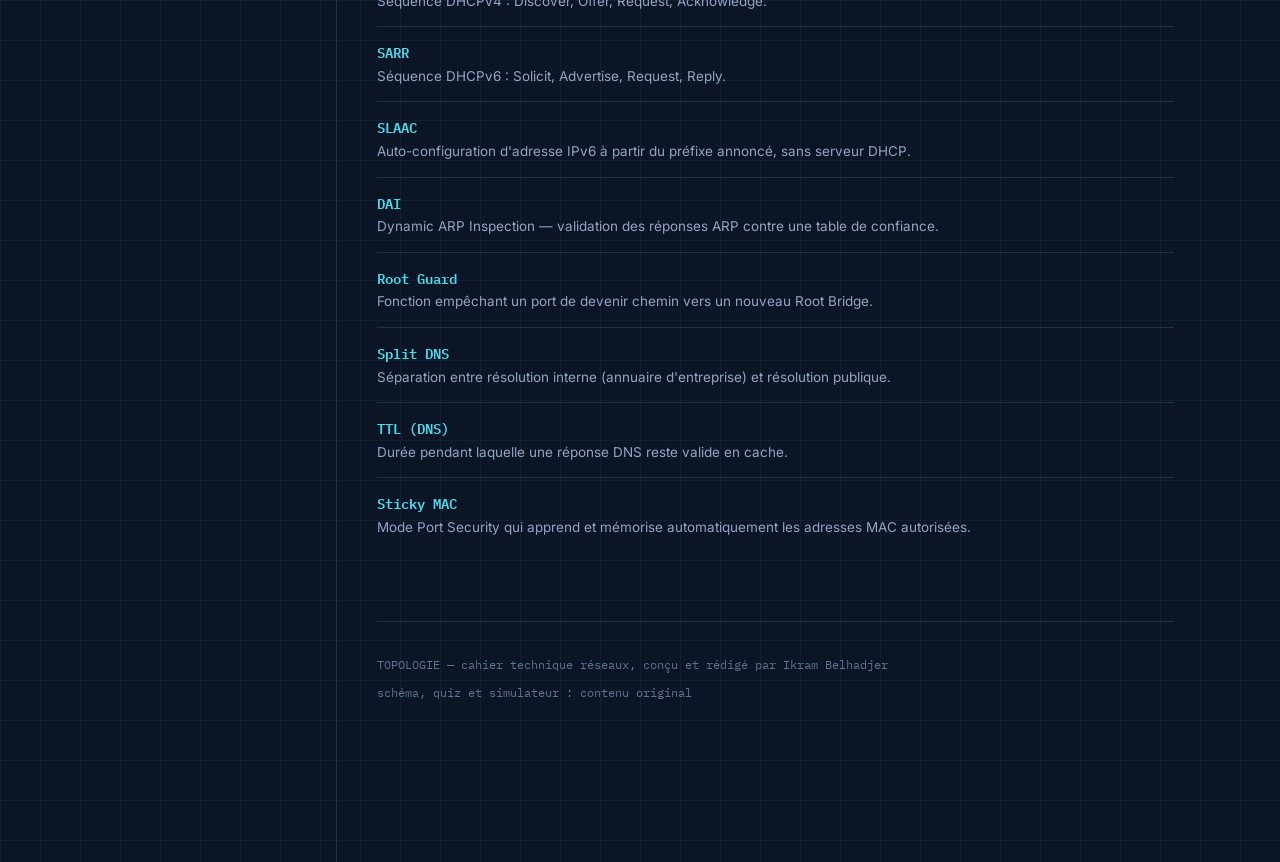
<file: topologie.html>
<!DOCTYPE html>
<html lang="fr">
<head>
<meta charset="UTF-8">
<meta name="viewport" content="width=device-width, initial-scale=1.0">
<title>TOPOLOGIE — Administration Réseaux & Sécurité · Ikram Belhadjer</title>
<meta name="description" content="Cahier technique d'administration réseau : VLAN, STP, EtherChannel, DHCP, DHCPv6, DNS et sécurité L2/L3, avec labs, quiz et glossaire interactifs.">
<link rel="preconnect" href="https://fonts.googleapis.com">
<link rel="preconnect" href="https://fonts.gstatic.com" crossorigin>
<link href="https://fonts.googleapis.com/css2?family=Space+Grotesk:wght@500;600;700&family=Inter:wght@400;500;600&family=IBM+Plex+Mono:wght@400;500;600&display=swap" rel="stylesheet">
<style>
  :root{
    --bg:#0B1526; --bg-alt:#0F1E36; --panel:#0F1F3B;
    --grid:rgba(94,234,212,0.055);
    --cyan:#4FD8EB; --blue:#5B8CFF; --amber:#F5A623; --rose:#FF6B6B; --green:#4ADE80;
    --text:#E7EEF7; --dim:#93A5C4; --dim2:#5E7295;
    --card:rgba(255,255,255,0.035); --card-hi:rgba(255,255,255,0.07);
    --border:rgba(94,216,235,0.16); --border-hi:rgba(94,216,235,0.4);
    --radius:10px;
    --font-display:'Space Grotesk',sans-serif;
    --font-body:'Inter',sans-serif;
    --font-mono:'IBM Plex Mono',monospace;
  }
  html.light{
    --bg:#F3F6FA; --bg-alt:#EAF0F7; --panel:#FFFFFF;
    --grid:rgba(20,60,120,0.06);
    --cyan:#0E8C97; --blue:#2B5FD9; --amber:#B3720B; --rose:#C43D3D; --green:#1F9D55;
    --text:#152238; --dim:#4A5A78; --dim2:#7688A6;
    --card:rgba(20,50,100,0.035); --card-hi:rgba(20,50,100,0.07);
    --border:rgba(20,60,120,0.14); --border-hi:rgba(14,140,151,0.45);
  }
  *{box-sizing:border-box; margin:0; padding:0;}
  body{
    background:
      linear-gradient(var(--grid) 1px, transparent 1px) 0 0/40px 40px,
      linear-gradient(90deg, var(--grid) 1px, transparent 1px) 0 0/40px 40px,
      var(--bg);
    color:var(--text); font-family:var(--font-body); line-height:1.6;
    transition:background-color .3s, color .3s;
    -webkit-font-smoothing:antialiased;
  }
  ::selection{ background:var(--cyan); color:#04121a; }
  a{ color:inherit; }
  h1,h2,h3,h4{ font-family:var(--font-display); letter-spacing:-0.01em; }
  .mono{ font-family:var(--font-mono); }
  .wrap{ max-width:1180px; margin:0 auto; padding:0 28px; }

  /* ---------- top bar ---------- */
  header.top{
    position:sticky; top:0; z-index:50;
    background:color-mix(in srgb, var(--bg) 88%, transparent);
    backdrop-filter:blur(10px);
    border-bottom:1px solid var(--border);
  }
  .top-inner{ display:flex; align-items:center; justify-content:space-between; padding:14px 28px; max-width:1180px; margin:0 auto; }
  .brand{ display:flex; align-items:center; gap:10px; font-family:var(--font-display); font-weight:700; font-size:19px;}
  .brand .node{ width:11px; height:11px; border-radius:2px; background:var(--cyan); box-shadow:0 0 10px var(--cyan); transform:rotate(45deg);}
  .brand small{ display:block; font-family:var(--font-mono); font-weight:400; font-size:10px; letter-spacing:.12em; color:var(--dim2); text-transform:uppercase; margin-top:1px;}
  .top-actions{ display:flex; align-items:center; gap:10px; }
  .btn{
    font-family:var(--font-mono); font-size:12px; letter-spacing:.03em;
    padding:8px 14px; border-radius:7px; border:1px solid var(--border);
    background:var(--card); color:var(--text); cursor:pointer; transition:.15s;
  }
  .btn:hover{ border-color:var(--border-hi); background:var(--card-hi); }
  .btn.primary{ background:var(--cyan); color:#04121a; border-color:var(--cyan); font-weight:600; }
  .btn.primary:hover{ filter:brightness(1.08); }
  #search{
    font-family:var(--font-mono); font-size:12px; background:var(--card); border:1px solid var(--border);
    border-radius:7px; padding:8px 12px; color:var(--text); width:180px; outline:none;
  }
  #search:focus{ border-color:var(--border-hi); }
  #search::placeholder{ color:var(--dim2); }

  /* ---------- layout ---------- */
  .shell{ display:grid; grid-template-columns:230px 1fr; gap:0; max-width:1180px; margin:0 auto; padding:0 28px; }
  nav.side{ padding:28px 20px 60px 0; position:sticky; top:64px; align-self:start; height:calc(100vh - 64px); overflow-y:auto; }
  nav.side::-webkit-scrollbar{ width:4px; } nav.side::-webkit-scrollbar-thumb{ background:var(--border-hi); border-radius:4px;}
  .side-label{ font-family:var(--font-mono); font-size:10px; text-transform:uppercase; letter-spacing:.14em; color:var(--dim2); margin:20px 0 8px; }
  .side-label:first-child{ margin-top:0; }
  .node-link{
    display:flex; align-items:center; gap:10px; padding:8px 10px; border-radius:7px; font-size:13.5px;
    color:var(--dim); text-decoration:none; cursor:pointer; border-left:2px solid transparent; transition:.15s;
  }
  .node-link .id{ font-family:var(--font-mono); font-size:10px; color:var(--dim2); width:22px; }
  .node-link:hover{ color:var(--text); background:var(--card); }
  .node-link.active{ color:var(--cyan); border-left-color:var(--cyan); background:var(--card); }
  .node-link.active .id{ color:var(--cyan); }
  .progress-box{ margin-top:22px; padding:12px; border:1px solid var(--border); border-radius:9px; background:var(--card); }
  .progress-box .pt{ font-family:var(--font-mono); font-size:10px; color:var(--dim2); text-transform:uppercase; letter-spacing:.1em; display:flex; justify-content:space-between; margin-bottom:8px;}
  .bar{ height:5px; background:var(--border); border-radius:3px; overflow:hidden; }
  .bar>i{ display:block; height:100%; width:0%; background:linear-gradient(90deg,var(--cyan),var(--blue)); transition:width .4s; }

  main{ padding:0 0 100px 40px; border-left:1px solid var(--border); min-width:0; }

  /* ---------- hero ---------- */
  .hero{ padding:56px 0 40px; }
  .eyebrow{ font-family:var(--font-mono); font-size:11px; letter-spacing:.16em; text-transform:uppercase; color:var(--cyan); display:flex; align-items:center; gap:8px; margin-bottom:16px;}
  .eyebrow::before{ content:''; width:16px; height:1px; background:var(--cyan); }
  .hero h1{ font-size:44px; line-height:1.08; font-weight:700; max-width:760px; }
  .hero h1 span{ color:var(--cyan); }
  .hero p.lead{ margin-top:16px; max-width:600px; color:var(--dim); font-size:15.5px; }
  .hero-meta{ margin-top:22px; display:flex; gap:22px; font-family:var(--font-mono); font-size:12px; color:var(--dim2); flex-wrap:wrap;}
  .hero-meta b{ color:var(--text); font-weight:600;}

  /* topology signature diagram */
  .topo{ margin-top:36px; border:1px solid var(--border); border-radius:14px; background:var(--panel); padding:10px; }
  .topo svg{ width:100%; height:auto; display:block; }
  .topo-cap{ font-family:var(--font-mono); font-size:10.5px; color:var(--dim2); padding:10px 6px 2px; display:flex; justify-content:space-between;}
  .tnode{ cursor:pointer; }
  .tnode circle.halo{ opacity:0; transition:opacity .2s; }
  .tnode:hover circle.halo{ opacity:.35; }
  .tnode text{ font-family:var(--font-mono); }
  .packet{ animation:travel linear infinite; }
  @keyframes travel{ 0%{ offset-distance:0%; } 100%{ offset-distance:100%; } }

  /* ---------- sections ---------- */
  section.mod{ padding:64px 0 8px; border-top:1px solid var(--border); scroll-margin-top:80px; }
  section.mod:first-of-type{ border-top:none; }
  .mod-head{ display:flex; align-items:baseline; gap:14px; margin-bottom:8px; }
  .mod-num{ font-family:var(--font-mono); font-size:13px; color:var(--cyan); border:1px solid var(--border-hi); border-radius:5px; padding:2px 8px;}
  .mod h2{ font-size:26px; }
  .mod .tagline{ color:var(--dim); font-size:14px; margin:6px 0 26px; max-width:640px;}

  .grid2{ display:grid; grid-template-columns:1fr 1fr; gap:16px; }
  .grid3{ display:grid; grid-template-columns:repeat(3,1fr); gap:14px; }
  @media(max-width:820px){ .grid2,.grid3{ grid-template-columns:1fr; } }

  .card{ border:1px solid var(--border); background:var(--card); border-radius:var(--radius); padding:18px; }
  .card h4{ font-size:14.5px; display:flex; align-items:center; gap:8px; margin-bottom:8px;}
  .card p{ font-size:13.5px; color:var(--dim); }
  .chip-row{ display:flex; gap:6px; flex-wrap:wrap; margin-top:10px; }
  .chip{ font-family:var(--font-mono); font-size:10.5px; padding:3px 8px; border-radius:20px; border:1px solid var(--border); color:var(--dim); }

  table{ width:100%; border-collapse:collapse; margin:18px 0; font-size:13.5px; }
  th,td{ text-align:left; padding:10px 12px; border-bottom:1px solid var(--border); }
  th{ font-family:var(--font-mono); font-size:11px; text-transform:uppercase; letter-spacing:.06em; color:var(--dim2); font-weight:500;}
  tr:hover td{ background:var(--card); }

  pre.term{
    background:var(--bg-alt); border:1px solid var(--border); border-radius:9px; padding:16px 18px;
    font-family:var(--font-mono); font-size:12.5px; overflow-x:auto; color:#BFE9EE; line-height:1.7; margin:16px 0;
    position:relative;
  }
  html.light pre.term{ color:#0C4A52; }
  pre.term .c{ color:var(--dim2); } /* comments */
  pre.term .k{ color:var(--amber); } /* keyword/prompt */
  .term-label{ font-family:var(--font-mono); font-size:10.5px; color:var(--dim2); text-transform:uppercase; letter-spacing:.08em; margin-bottom:4px; }

  .callout{ border-radius:9px; padding:14px 16px; margin:16px 0; font-size:13.5px; border:1px solid; display:flex; gap:10px;}
  .callout.info{ background:rgba(91,140,255,.08); border-color:rgba(91,140,255,.3); }
  .callout.tip{ background:rgba(74,222,128,.07); border-color:rgba(74,222,128,.28); }
  .callout b{ font-family:var(--font-mono); font-size:10.5px; text-transform:uppercase; letter-spacing:.08em; display:block; margin-bottom:4px;}

  .threat{ border-radius:var(--radius); border:1px solid var(--border); margin:14px 0; overflow:hidden; }
  .threat .th-top{ padding:12px 16px; display:flex; align-items:center; gap:10px; font-family:var(--font-mono); font-size:11.5px; font-weight:600; text-transform:uppercase; letter-spacing:.05em;}
  .threat .th-body{ padding:14px 16px; font-size:13.5px; color:var(--dim); border-top:1px solid var(--border);}
  .threat .th-body .fix{ margin-top:10px; padding-top:10px; border-top:1px dashed var(--border); color:var(--text); }
  .threat .th-body .fix b{ color:var(--green); font-family:var(--font-mono); font-size:11px; text-transform:uppercase; margin-right:6px;}
  .sev-critique .th-top{ background:rgba(255,107,107,.12); color:var(--rose);}
  .sev-eleve .th-top{ background:rgba(245,166,35,.12); color:var(--amber);}
  .sev-moyen .th-top{ background:rgba(91,140,255,.12); color:var(--blue);}

  .steps{ counter-reset:s; margin:18px 0; }
  .step{ display:flex; gap:14px; padding:12px 0; border-top:1px solid var(--border); }
  .step:first-child{ border-top:none; }
  .step .n{ font-family:var(--font-mono); font-size:12px; color:var(--cyan); border:1px solid var(--border-hi); border-radius:50%; width:26px; height:26px; display:flex; align-items:center; justify-content:center; flex-shrink:0;}
  .step h5{ font-size:13.5px; margin-bottom:2px;}
  .step p{ font-size:13px; color:var(--dim); }

  /* compare bars (STP vs RSTP) */
  .compare{ margin:20px 0; }
  .cbar-row{ display:grid; grid-template-columns:110px 1fr 60px; align-items:center; gap:12px; margin:10px 0; font-family:var(--font-mono); font-size:12px;}
  .cbar-track{ height:10px; background:var(--card); border-radius:5px; overflow:hidden; border:1px solid var(--border);}
  .cbar-fill{ height:100%; border-radius:5px; width:0; transition:width 1.1s cubic-bezier(.2,.8,.2,1); }

  /* quiz */
  .quiz-card{ border:1px solid var(--border); border-radius:var(--radius); padding:20px; background:var(--card); margin-bottom:16px;}
  .quiz-q{ font-size:14.5px; font-weight:600; margin-bottom:12px; }
  .quiz-opts{ display:flex; flex-direction:column; gap:8px; }
  .quiz-opt{ text-align:left; padding:10px 14px; border-radius:7px; border:1px solid var(--border); background:transparent; color:var(--text); font-size:13.5px; cursor:pointer; font-family:var(--font-body);}
  .quiz-opt:hover{ border-color:var(--border-hi); }
  .quiz-opt.correct{ border-color:var(--green); background:rgba(74,222,128,.1); }
  .quiz-opt.wrong{ border-color:var(--rose); background:rgba(255,107,107,.1); }
  .quiz-exp{ margin-top:10px; font-size:12.5px; color:var(--dim); display:none; }
  #quiz-score{ font-family:var(--font-mono); font-size:13px; color:var(--cyan); }

  /* glossary */
  .gloss-item{ padding:14px 0; border-top:1px solid var(--border); }
  .gloss-item:first-child{ border-top:none; }
  .gloss-term{ font-family:var(--font-mono); font-weight:600; color:var(--cyan); font-size:13.5px; }
  .gloss-def{ font-size:13.5px; color:var(--dim); margin-top:3px; }

  /* cli lab */
  .cli-box{ background:var(--bg-alt); border:1px solid var(--border); border-radius:10px; overflow:hidden; }
  .cli-head{ display:flex; justify-content:space-between; align-items:center; padding:10px 14px; border-bottom:1px solid var(--border); font-family:var(--font-mono); font-size:11px; color:var(--dim2); }
  .cli-log{ padding:16px; font-family:var(--font-mono); font-size:12.5px; height:220px; overflow-y:auto; color:#BFE9EE; }
  html.light .cli-log{ color:#0C4A52; }
  .cli-log .line{ margin-bottom:4px; white-space:pre-wrap; }
  .cli-log .ok{ color:var(--green); } .cli-log .err{ color:var(--rose); } .cli-log .hint{ color:var(--amber); }
  .cli-input-row{ display:flex; align-items:center; gap:8px; border-top:1px solid var(--border); padding:10px 14px; }
  .cli-input-row span{ font-family:var(--font-mono); font-size:12.5px; color:var(--cyan); }
  .cli-input-row input{ flex:1; background:transparent; border:none; outline:none; color:var(--text); font-family:var(--font-mono); font-size:12.5px; }
  .cli-actions{ display:flex; gap:8px; padding:10px 14px; border-top:1px solid var(--border); }

  footer{ margin-top:60px; padding:34px 0 60px; border-top:1px solid var(--border); font-family:var(--font-mono); font-size:11.5px; color:var(--dim2); display:flex; justify-content:space-between; flex-wrap:wrap; gap:10px;}

  @media(max-width:900px){
    .shell{ grid-template-columns:1fr; }
    nav.side{ display:none; }
    main{ padding-left:0; border-left:none; }
    .hero h1{ font-size:32px; }
  }

  @media print{
    header.top, nav.side, .cli-box, #searchBtn, .top-actions{ display:none !important; }
    body{ background:#fff; color:#000; }
    main{ border:none; padding:0; }
  }

  .hidden-by-search{ display:none !important; }
</style>
</head>
<body>

<header class="top">
  <div class="top-inner">
    <div class="brand">
      <span class="node"></span>
      <div>TOPOLOGIE<small>réseaux &amp; sécurité — cahier technique</small></div>
    </div>
    <div class="top-actions">
      <div style="position:relative;">
        <input id="search" type="text" placeholder="rechercher un terme… (Entrée = aller au résultat)">
        <span id="searchCount" class="mono" style="position:absolute; right:-6px; top:-20px; font-size:10px; color:var(--dim2); white-space:nowrap; display:none;"></span>
      </div>
      <button class="btn" id="themeBtn" title="changer le thème">◐ thème</button>
      <button class="btn primary" onclick="window.print()">↓ imprimer</button>
    </div>
  </div>
</header>

<div class="wrap" style="padding-top:0;">
<div class="shell">

  <nav class="side">
    <div class="side-label">Parcours</div>
    <a class="node-link" data-t="home"><span class="id">00</span>Accueil</a>
    <a class="node-link" data-t="vlan"><span class="id">01</span>VLAN</a>
    <a class="node-link" data-t="stp"><span class="id">02</span>STP / RSTP</a>
    <a class="node-link" data-t="ether"><span class="id">03</span>EtherChannel</a>
    <a class="node-link" data-t="dhcp"><span class="id">04</span>DHCP</a>
    <a class="node-link" data-t="dhcpv6"><span class="id">05</span>DHCPv6</a>
    <a class="node-link" data-t="dns"><span class="id">06</span>DNS</a>
    <a class="node-link" data-t="secu"><span class="id">07</span>Sécurité L2/L3</a>
    <div class="side-label">Pratique</div>
    <a class="node-link" data-t="cli"><span class="id">08</span>Lab CLI</a>
    <a class="node-link" data-t="quiz"><span class="id">09</span>Auto-évaluation</a>
    <a class="node-link" data-t="glossaire"><span class="id">10</span>Glossaire</a>

    <div class="progress-box">
      <div class="pt"><span>progression</span><span id="progText">0/8</span></div>
      <div class="bar"><i id="progFill"></i></div>
    </div>
  </nav>

  <main>

    <!-- ============ HOME ============ -->
    <section class="mod" id="home">
      <div class="hero">
        <div class="eyebrow">cahier technique — administration réseau</div>
        <h1>Comprendre le réseau <span>nœud par nœud</span>, avant de le configurer.</h1>
        <p class="lead">Un parcours condensé sur la commutation, le routage inter-VLAN et la sécurité de couche 2/3 — pensé pour progresser dans l'ordre où un administrateur diagnostique réellement un réseau : du câble jusqu'à l'application.</p>
        <div class="hero-meta">
          <span>rédigé par <b>Ikram Belhadjer</b></span>
          <span>8 modules · <b>1 lab CLI</b> · <b>quiz noté</b></span>
          <span>niveau <b>intermédiaire → avancé</b></span>
        </div>

        <div class="topo">
          <svg viewBox="0 0 1000 260" xmlns="http://www.w3.org/2000/svg">
            <defs>
              <path id="p1" d="M120,130 L330,70"/>
              <path id="p2" d="M120,130 L330,190"/>
              <path id="p3" d="M330,70 L560,130"/>
              <path id="p4" d="M330,190 L560,130"/>
              <path id="p5" d="M560,130 L780,70"/>
              <path id="p6" d="M560,130 L780,190"/>
            </defs>
            <g stroke="var(--border-hi)" stroke-width="1.4" fill="none" opacity="0.7">
              <use href="#p1"/><use href="#p2"/><use href="#p3"/><use href="#p4"/><use href="#p5"/><use href="#p6"/>
            </g>
            <circle class="packet" r="3.5" fill="var(--cyan)" style="offset-path:path('M120,130 L330,70 L560,130 L780,70');animation-duration:4s;"/>
            <circle class="packet" r="3.5" fill="var(--blue)" style="offset-path:path('M120,130 L330,190 L560,130 L780,190');animation-duration:5.5s; animation-delay:1s;"/>

            <g class="tnode" data-t="vlan" transform="translate(120,130)">
              <circle class="halo" r="26" fill="var(--cyan)"/>
              <circle r="16" fill="var(--panel)" stroke="var(--cyan)" stroke-width="1.6"/>
              <text x="0" y="4" text-anchor="middle" font-size="10" fill="var(--cyan)">PC</text>
              <text x="0" y="38" text-anchor="middle" font-size="10.5" fill="var(--dim)">VLAN 10</text>
            </g>
            <g class="tnode" data-t="stp" transform="translate(330,70)">
              <circle class="halo" r="26" fill="var(--cyan)"/>
              <circle r="16" fill="var(--panel)" stroke="var(--cyan)" stroke-width="1.6"/>
              <text x="0" y="4" text-anchor="middle" font-size="9" fill="var(--cyan)">SW1</text>
              <text x="0" y="-24" text-anchor="middle" font-size="10.5" fill="var(--dim)">STP</text>
            </g>
            <g class="tnode" data-t="ether" transform="translate(330,190)">
              <circle class="halo" r="26" fill="var(--cyan)"/>
              <circle r="16" fill="var(--panel)" stroke="var(--cyan)" stroke-width="1.6"/>
              <text x="0" y="4" text-anchor="middle" font-size="9" fill="var(--cyan)">SW2</text>
              <text x="0" y="38" text-anchor="middle" font-size="10.5" fill="var(--dim)">Po1 LACP</text>
            </g>
            <g class="tnode" data-t="dhcp" transform="translate(560,130)">
              <circle class="halo" r="26" fill="var(--cyan)"/>
              <circle r="16" fill="var(--panel)" stroke="var(--cyan)" stroke-width="1.6"/>
              <text x="0" y="4" text-anchor="middle" font-size="8.5" fill="var(--cyan)">R1</text>
              <text x="0" y="-24" text-anchor="middle" font-size="10.5" fill="var(--dim)">DHCP/DNS</text>
            </g>
            <g class="tnode" data-t="secu" transform="translate(780,70)">
              <circle class="halo" r="26" fill="var(--rose)"/>
              <circle r="16" fill="var(--panel)" stroke="var(--rose)" stroke-width="1.6"/>
              <text x="0" y="4" text-anchor="middle" font-size="8" fill="var(--rose)">ACL</text>
              <text x="0" y="-24" text-anchor="middle" font-size="10.5" fill="var(--dim)">Sécurité</text>
            </g>
            <g class="tnode" data-t="dns" transform="translate(780,190)">
              <circle class="halo" r="26" fill="var(--cyan)"/>
              <circle r="16" fill="var(--panel)" stroke="var(--cyan)" stroke-width="1.6"/>
              <text x="0" y="4" text-anchor="middle" font-size="8" fill="var(--cyan)">WAN</text>
              <text x="0" y="38" text-anchor="middle" font-size="10.5" fill="var(--dim)">DNS public</text>
            </g>
          </svg>
          <div class="topo-cap"><span>topologie de référence — cliquez un nœud pour ouvrir le module</span><span>schéma interactif</span></div>
        </div>
      </div>
    </section>

    <!-- ============ VLAN ============ -->
    <section class="mod" id="vlan">
      <div class="mod-head"><span class="mod-num">N01</span><h2>VLAN — segmentation logique</h2></div>
      <p class="tagline">Isoler des groupes d'hôtes sans changer le câblage physique : un VLAN redéfinit les frontières de diffusion à l'intérieur d'un même switch.</p>

      <div class="grid3">
        <div class="card"><h4>🡒 Domaine de diffusion</h4><p>Chaque VLAN forme son propre domaine de broadcast. Un flood dans VLAN 10 ne traverse jamais VLAN 20 — la panne reste contenue.</p></div>
        <div class="card"><h4>🡒 Isolation par défaut</h4><p>Deux VLANs ne communiquent pas entre eux sans passage par une couche 3 (routeur ou SVI). C'est un principe de sécurité, pas un accident.</p></div>
        <div class="card"><h4>🡒 Granularité du contrôle</h4><p>Le VLAN devient l'unité de base pour appliquer ACL, QoS ou politiques de sécurité — on raisonne « par VLAN », pas « par câble ».</p></div>
      </div>

      <table>
        <tr><th>Type de port</th><th>VLANs transportés</th><th>Marquage</th><th>Cas d'usage</th></tr>
        <tr><td><b>Access</b></td><td>1 seul</td><td>non tagué</td><td>poste utilisateur, imprimante</td></tr>
        <tr><td><b>Trunk</b></td><td>plusieurs</td><td>802.1Q</td><td>liaison switch–switch / switch–routeur</td></tr>
        <tr><td><b>Voice</b></td><td>data + voix</td><td>voix taguée, data non taguée</td><td>téléphone IP + PC en cascade</td></tr>
      </table>

      <div class="callout info"><div><b>Frame 802.1Q</b>Le tag inséré ajoute 4 octets entre l'adresse source et l'EtherType : priorité (PCP), indicateur DEI, puis l'identifiant de VLAN sur 12 bits — soit un espace théorique de 4094 VLAN utilisables.</div></div>

      <div class="term-label">Configuration — segmentation + trunk sur SW1</div>
      <pre class="term"><span class="c">! création des VLANs métier</span>
<span class="k">SW1(config)#</span> vlan 10
<span class="k">SW1(config-vlan)#</span> name HR
<span class="k">SW1(config-vlan)#</span> exit
<span class="k">SW1(config)#</span> vlan 20
<span class="k">SW1(config-vlan)#</span> name SALES

<span class="c">! ports utilisateurs</span>
<span class="k">SW1(config)#</span> interface range fa0/1-2
<span class="k">SW1(config-if-range)#</span> switchport mode access
<span class="k">SW1(config-if-range)#</span> switchport access vlan 10

<span class="c">! liaison vers le routeur — trunk 802.1Q</span>
<span class="k">SW1(config)#</span> interface g0/1
<span class="k">SW1(config-if)#</span> switchport trunk encapsulation dot1q
<span class="k">SW1(config-if)#</span> switchport mode trunk
<span class="k">SW1(config-if)#</span> switchport trunk native vlan 99
<span class="k">SW1(config-if)#</span> switchport trunk allowed vlan 10,20,99</pre>

      <div class="callout tip"><div><b>Point d'attention</b>Sur un switch multicouche (ex. famille Catalyst), l'encapsulation doit être précisée avant de basculer le port en trunk. Sur un modèle purement L2, 802.1Q est souvent l'unique option et cette ligne est ignorée sans erreur.</div></div>

      <h4 style="margin:26px 0 10px; font-size:15px;">Router-on-a-Stick — routage inter-VLAN</h4>
      <div class="term-label">Sous-interfaces sur R1</div>
      <pre class="term"><span class="k">R1(config)#</span> interface g0/0.10
<span class="k">R1(config-subif)#</span> encapsulation dot1q 10
<span class="k">R1(config-subif)#</span> ip address 192.168.10.1 255.255.255.0
<span class="k">R1(config)#</span> interface g0/0.20
<span class="k">R1(config-subif)#</span> encapsulation dot1q 20
<span class="k">R1(config-subif)#</span> ip address 192.168.20.1 255.255.255.0
<span class="c">! le VLAN natif reste tagué côté routeur : mot-clé "native"</span>
<span class="k">R1(config)#</span> interface g0/0.99
<span class="k">R1(config-subif)#</span> encapsulation dot1q 99 native
<span class="k">R1(config-subif)#</span> ip address 192.168.90.1 255.255.255.0</pre>

      <p style="font-size:13.5px; color:var(--dim);">En production, ce rôle est repris par une <b>SVI</b> sur un switch de niveau 3 (<code class="mono">interface vlan 10</code>) : un seul saut en moins, une latence plus faible, pas de goulot d'étranglement sur un lien unique.</p>
    </section>

    <!-- ============ STP ============ -->
    <section class="mod" id="stp">
      <div class="mod-head"><span class="mod-num">N02</span><h2>STP / RSTP — casser les boucles</h2></div>
      <p class="tagline">La redondance physique protège contre la panne d'un lien — mais sans arbitrage logique, deux chemins actifs entre les mêmes switches créent une tempête de diffusion.</p>

      <div class="steps">
        <div class="step"><div class="n">1</div><div><h5>Élection du Root Bridge</h5><p>Chaque switch compare son <span class="mono">Bridge ID</span> (priorité + adresse MAC) reçu par BPDU ; le plus bas devient la racine de l'arbre.</p></div></div>
        <div class="step"><div class="n">2</div><div><h5>Calcul du meilleur chemin</h5><p>Chaque switch non-racine détermine son <b>Root Port</b> : le port avec le coût cumulé le plus faible vers la racine.</p></div></div>
        <div class="step"><div class="n">3</div><div><h5>Port désigné par segment</h5><p>Sur chaque lien, un seul port devient « designated » et continue à transmettre ; l'autre extrémité passe en blocage.</p></div></div>
        <div class="step"><div class="n">4</div><div><h5>Blocage logique</h5><p>Le port bloqué reste électriquement actif mais ne transfère aucune trame de données — la boucle est rompue sans débrancher de câble.</p></div></div>
      </div>

      <div class="compare">
        <div class="term-label">Convergence — STP classique vs RSTP</div>
        <div class="cbar-row"><span>802.1D (STP)</span><div class="cbar-track"><div class="cbar-fill" data-w="100%" style="background:var(--rose)"></div></div><span>~50 s</span></div>
        <div class="cbar-row"><span>802.1w (RSTP)</span><div class="cbar-track"><div class="cbar-fill" data-w="2%" style="background:var(--green)"></div></div><span>&lt;1 s</span></div>
      </div>

      <table>
        <tr><th>Vitesse du lien</th><th>Coût STP</th></tr>
        <tr><td>10 Gbit/s</td><td>2</td></tr>
        <tr><td>1 Gbit/s</td><td>4</td></tr>
        <tr><td>100 Mbit/s</td><td>19</td></tr>
      </table>

      <div class="term-label">Priorité du Root Bridge & protections</div>
      <pre class="term"><span class="c">! forcer SW1 comme racine du VLAN 10</span>
<span class="k">SW1(config)#</span> spanning-tree vlan 10 priority 4096
<span class="c">! racine secondaire de secours</span>
<span class="k">SW2(config)#</span> spanning-tree vlan 10 root secondary
<span class="c">! ports vers les postes : forwarding immédiat + garde-fou</span>
<span class="k">SW1(config-if)#</span> spanning-tree portfast
<span class="k">SW1(config-if)#</span> spanning-tree bpduguard enable</pre>

      <div class="threat sev-eleve">
        <div class="th-top">⚠ élevé — usurpation de root bridge</div>
        <div class="th-body">Un poste connecté sur un port access peut annoncer une priorité artificiellement basse et se faire élire racine, redessinant toute la topologie active à son avantage.
          <div class="fix"><b>Parade</b>BPDU Guard sur tous les ports access ; Root Guard sur les ports uplink vers des switches non fiables.</div>
        </div>
      </div>
    </section>

    <!-- ============ ETHERCHANNEL ============ -->
    <section class="mod" id="ether">
      <div class="mod-head"><span class="mod-num">N03</span><h2>EtherChannel — agrégation de liens</h2></div>
      <p class="tagline">Jusqu'à huit ports physiques fusionnés en une seule interface logique : plus de bande passante cumulée, et STP ne voit qu'un seul lien à arbitrer.</p>

      <div class="grid2">
        <div class="card"><h4>LACP — 802.3ad</h4><p>Standard ouvert, interopérable entre constructeurs. Modes <b>active</b> (négocie) et <b>passive</b> (répond) ; deux ports passifs ne formeront jamais de canal.</p>
          <div class="chip-row"><span class="chip">active-active ✓</span><span class="chip">active-passive ✓</span><span class="chip">passive-passive ✗</span></div></div>
        <div class="card"><h4>PAgP — propriétaire Cisco</h4><p>Équivalent fonctionnel réservé à l'écosystème Cisco. Modes <b>desirable</b> et <b>auto</b>, même logique de négociation que LACP.</p>
          <div class="chip-row"><span class="chip">desirable-desirable ✓</span><span class="chip">desirable-auto ✓</span><span class="chip">auto-auto ✗</span></div></div>
      </div>

      <div class="term-label">Formation du canal — LACP entre SW1 et SW2</div>
      <pre class="term"><span class="k">SW1(config)#</span> interface range g0/1-4
<span class="k">SW1(config-if-range)#</span> switchport trunk encapsulation dot1q
<span class="k">SW1(config-if-range)#</span> switchport mode trunk
<span class="k">SW1(config-if-range)#</span> channel-group 1 mode active

<span class="k">SW2(config)#</span> interface range g0/1-4
<span class="k">SW2(config-if-range)#</span> channel-group 1 mode passive

<span class="c">! vérification — chercher le flag (P) = membre actif du canal</span>
<span class="k">SW1#</span> show etherchannel summary</pre>

      <div class="callout info"><div><b>Répartition de charge</b>Un flux individuel emprunte toujours le même lien membre (hash MAC ou IP selon <span class="mono">port-channel load-balance</span>) — l'agrégation augmente la capacité globale, jamais le débit d'une connexion unique.</div></div>
    </section>

    <!-- ============ DHCP ============ -->
    <section class="mod" id="dhcp">
      <div class="mod-head"><span class="mod-num">N04</span><h2>DHCP — attribution automatique</h2></div>
      <p class="tagline">Quatre échanges en broadcast UDP suffisent à donner à un hôte une adresse, une passerelle et des résolveurs DNS sans intervention manuelle.</p>

      <div class="steps">
        <div class="step"><div class="n">D</div><div><h5>DISCOVER</h5><p>Le client, dépourvu d'adresse, diffuse une recherche de serveur sur tout le segment.</p></div></div>
        <div class="step"><div class="n">O</div><div><h5>OFFER</h5><p>Chaque serveur disponible propose une adresse réservée temporairement.</p></div></div>
        <div class="step"><div class="n">R</div><div><h5>REQUEST</h5><p>Le client re-diffuse son choix — les autres serveurs retirent alors leur offre.</p></div></div>
        <div class="step"><div class="n">A</div><div><h5>ACK</h5><p>Le serveur choisi confirme le bail et transmet les options associées.</p></div></div>
      </div>

      <table>
        <tr><th>Option</th><th>Code</th><th>Rôle</th></tr>
        <tr><td>Subnet Mask</td><td>1</td><td>masque de sous-réseau</td></tr>
        <tr><td>Router</td><td>3</td><td>passerelle par défaut</td></tr>
        <tr><td>DNS Server</td><td>6</td><td>résolveurs à utiliser</td></tr>
        <tr><td>Lease Time</td><td>51</td><td>durée du bail</td></tr>
      </table>

      <div class="term-label">Serveur DHCP embarqué sur R1</div>
      <pre class="term"><span class="k">R1(config)#</span> ip dhcp excluded-address 192.168.10.1 192.168.10.10
<span class="k">R1(config)#</span> ip dhcp pool VLAN10-HR
<span class="k">R1(dhcp-config)#</span> network 192.168.10.0 255.255.255.0
<span class="k">R1(dhcp-config)#</span> default-router 192.168.10.1
<span class="k">R1(dhcp-config)#</span> dns-server 8.8.8.8 8.8.4.4
<span class="k">R1(dhcp-config)#</span> lease 7</pre>

      <div class="callout info"><div><b>Relais inter-VLAN</b>Un broadcast DHCP ne franchit pas un routeur. Si le serveur se trouve sur un autre segment, <span class="mono">ip helper-address</span> convertit la diffusion en unicast vers lui — et relaie au passage d'autres services broadcast (TFTP, NetBIOS) sauf restriction explicite.</div></div>

      <div class="threat sev-critique">
        <div class="th-top">⛔ critique — starvation + serveur DHCP renégat</div>
        <div class="th-body">Un attaquant épuise le pool légitime avec des milliers de fausses requêtes, puis fait tourner son propre serveur DHCP en s'annonçant comme passerelle — tout le trafic transite alors par lui.
          <div class="fix"><b>Parade</b><span class="mono">ip dhcp snooping</span> restreint les réponses OFFER/ACK aux seuls ports déclarés « trusted ».</div>
        </div>
      </div>
    </section>

    <!-- ============ DHCPv6 ============ -->
    <section class="mod" id="dhcpv6">
      <div class="mod-head"><span class="mod-num">N05</span><h2>DHCPv6 — l'équivalent en IPv6</h2></div>
      <p class="tagline">IPv6 n'a pas de broadcast : la découverte se fait en multicast, et une bonne partie de la configuration peut se faire sans aucun serveur.</p>

      <div class="grid3">
        <div class="card"><h4>Stateful</h4><p>Le serveur attribue et journalise chaque adresse — équivalent direct du DHCPv4. Flags RA : <span class="mono">M=1</span>.</p></div>
        <div class="card"><h4>Stateless</h4><p>Le client génère seul son adresse (SLAAC) ; le serveur ne fournit que des options comme le DNS. Flags RA : <span class="mono">O=1</span>.</p></div>
        <div class="card"><h4>SLAAC pur</h4><p>Aucun serveur : l'hôte construit son adresse à partir du préfixe annoncé. Flags RA : <span class="mono">M=0, O=0</span>.</p></div>
      </div>

      <div class="steps">
        <div class="step"><div class="n">S</div><div><h5>SOLICIT</h5><p>Multicast vers <span class="mono">ff02::1:2</span> pour trouver un serveur.</p></div></div>
        <div class="step"><div class="n">A</div><div><h5>ADVERTISE</h5><p>Le serveur répond avec les paramètres disponibles.</p></div></div>
        <div class="step"><div class="n">R</div><div><h5>REQUEST</h5><p>Le client confirme son choix de serveur.</p></div></div>
        <div class="step"><div class="n">R</div><div><h5>REPLY</h5><p>Attribution finale de l'adresse et des options, en unicast.</p></div></div>
      </div>

      <p style="font-size:13.5px;color:var(--dim);">Ports UDP <b>546</b> (client) et <b>547</b> (serveur). En entreprise, le couple le plus courant reste SLAAC pour l'adressage + DHCPv6 stateless pour ne distribuer que les résolveurs DNS.</p>
    </section>

    <!-- ============ DNS ============ -->
    <section class="mod" id="dns">
      <div class="mod-head"><span class="mod-num">N06</span><h2>DNS — résolution de noms</h2></div>
      <p class="tagline">Traduire un nom lisible en adresse routable, en remontant une hiérarchie de serveurs plutôt qu'en interrogeant une base centrale unique.</p>

      <table>
        <tr><th>Type</th><th>Rôle</th></tr>
        <tr><td class="mono">A / AAAA</td><td>nom → IPv4 / IPv6</td></tr>
        <tr><td class="mono">CNAME</td><td>alias vers un nom canonique</td></tr>
        <tr><td class="mono">MX</td><td>serveur de messagerie</td></tr>
        <tr><td class="mono">PTR</td><td>IP → nom (résolution inverse)</td></tr>
        <tr><td class="mono">TXT</td><td>déclarations texte — SPF, DKIM…</td></tr>
      </table>

      <div class="callout info"><div><b>UDP puis TCP</b>Le port 53 sert la majorité des requêtes en UDP pour la rapidité ; le protocole bascule en TCP dès que la réponse dépasse la limite historique de 512 octets, notamment pour les transferts de zone.</div></div>

      <div class="threat sev-eleve">
        <div class="th-top">⚠ élevé — empoisonnement de cache</div>
        <div class="th-body">Une réponse falsifiée injectée dans le cache d'un résolveur redirige silencieusement un nom légitime vers une IP contrôlée par l'attaquant.
          <div class="fix"><b>Parade</b>DNSSEC signe cryptographiquement la chaîne de résolution ; des TTL courts réduisent la fenêtre d'exposition.</div>
        </div>
      </div>
    </section>

    <!-- ============ SECURITE ============ -->
    <section class="mod" id="secu">
      <div class="mod-head"><span class="mod-num">N07</span><h2>Sécurité L2 / L3 — défense en profondeur</h2></div>
      <p class="tagline">Aucun contrôle unique n'est suffisant : la segmentation VLAN, le port hardening, l'inspection DHCP/ARP et les ACL se superposent plutôt que de se remplacer.</p>

      <div class="threat sev-critique">
        <div class="th-top">⛔ critique — saturation de la table CAM</div>
        <div class="th-body">Un flot d'adresses MAC forgées remplit la table du switch ; celui-ci, incapable de savoir où livrer les trames, les diffuse sur tous les ports — offrant une écoute passive facile.
          <div class="fix"><b>Parade</b>Port Security limite le nombre de MAC apprises par port et déclenche une action (shutdown, restrict, protect) au-delà.</div>
        </div>
      </div>

      <div class="threat sev-eleve">
        <div class="th-top">⚠ élevé — usurpation ARP</div>
        <div class="th-body">De fausses réponses ARP associent l'adresse IP de la passerelle à la MAC de l'attaquant : tout le trafic sortant transite alors par lui, en clair.
          <div class="fix"><b>Parade</b>Dynamic ARP Inspection valide chaque réponse ARP contre la table construite par DHCP Snooping.</div>
        </div>
      </div>

      <div class="threat sev-moyen">
        <div class="th-top">● moyen — VLAN hopping</div>
        <div class="th-body">Par négociation DTP forcée ou par double marquage 802.1Q, un poste access parvient à atteindre un VLAN qui ne lui est pas destiné.
          <div class="fix"><b>Parade</b><span class="mono">switchport nonegotiate</span> partout, et un VLAN natif dédié jamais utilisé par un port access.</div>
        </div>
      </div>

      <div class="term-label">Verrouillage d'un port utilisateur</div>
      <pre class="term"><span class="k">SW(config-if)#</span> switchport mode access
<span class="k">SW(config-if)#</span> switchport port-security
<span class="k">SW(config-if)#</span> switchport port-security maximum 2
<span class="k">SW(config-if)#</span> switchport port-security mac-address sticky
<span class="k">SW(config-if)#</span> switchport port-security violation shutdown</pre>

      <div class="term-label">Inspection DHCP + ARP sur le switch d'accès</div>
      <pre class="term"><span class="k">SW(config)#</span> ip dhcp snooping
<span class="k">SW(config)#</span> ip dhcp snooping vlan 10,20,30
<span class="k">SW(config-if)#</span> ip dhcp snooping trust      <span class="c">! uniquement le port vers le serveur/routeur</span>
<span class="k">SW(config)#</span> ip arp inspection vlan 10,20,30
<span class="k">SW(config-if)#</span> ip arp inspection trust</pre>

      <div class="callout tip"><div><b>Ordre de couches utile en dépannage sécurité</b>segmentation VLAN → durcissement des ports → Port Security → DHCP Snooping → DAI → ACL en L3 → SSH/AAA → journalisation horodatée (NTP). Un incident se lit toujours en remontant cette pile.</div></div>
    </section>

    <!-- ============ CLI LAB ============ -->
    <section class="mod" id="cli">
      <div class="mod-head"><span class="mod-num">N08</span><h2>Lab CLI — mini-simulateur</h2></div>
      <p class="tagline">Objectif : créer le VLAN 30 nommé <span class="mono">MARKET</span> et l'assigner au port fa0/1. Tapez les commandes comme sur un vrai IOS ; les abréviations usuelles sont reconnues.</p>

      <div class="cli-box">
        <div class="cli-head"><span>SW1 — terminal simulé</span><span id="cliStep">étape 1/4</span></div>
        <div class="cli-log mono" id="cliLog">
          <div class="line">Simulateur prêt. Tapez <span class="hint">enable</span> pour commencer.</div>
        </div>
        <div class="cli-input-row">
          <span id="cliPrompt">SW1&gt;</span>
          <input id="cliInput" type="text" autocomplete="off" spellcheck="false" placeholder="tapez une commande…">
        </div>
        <div class="cli-actions">
          <button class="btn" onclick="cliHint()">💡 indice</button>
          <button class="btn" onclick="cliReset()">↺ réinitialiser</button>
        </div>
      </div>
    </section>

    <!-- ============ QUIZ ============ -->
    <section class="mod" id="quiz">
      <div class="mod-head"><span class="mod-num">N09</span><h2>Auto-évaluation</h2></div>
      <p class="tagline">6 questions, correction immédiate. Score conservé pour la durée de la session — <span id="quiz-score">0 / 6</span>.</p>
      <div id="quizContainer"></div>
    </section>

    <!-- ============ GLOSSAIRE ============ -->
    <section class="mod" id="glossaire">
      <div class="mod-head"><span class="mod-num">N10</span><h2>Glossaire</h2></div>
      <p class="tagline">Filtrez avec la barre de recherche en haut de page, ou parcourez la liste ci-dessous.</p>
      <div id="glossList"></div>
    </section>

    <footer>
      <span>TOPOLOGIE — cahier technique réseaux, conçu et rédigé par Ikram Belhadjer</span>
      <span>schéma, quiz et simulateur : contenu original</span>
    </footer>

  </main>
</div>
</div>

<script>
/* ---------------- theme toggle ---------------- */
document.getElementById('themeBtn').addEventListener('click', ()=>{
  document.documentElement.classList.toggle('light');
});

/* ---------------- nav active state + smooth scroll + progress ---------------- */
const links = document.querySelectorAll('.node-link');
const sections = document.querySelectorAll('section.mod');
const visited = new Set();
const trackable = ['vlan','stp','ether','dhcp','dhcpv6','dns','secu','cli'];

links.forEach(l=>{
  l.addEventListener('click', ()=>{
    document.getElementById(l.dataset.t).scrollIntoView({behavior:'smooth'});
  });
});
document.querySelectorAll('.tnode').forEach(n=>{
  n.addEventListener('click', ()=>{
    document.getElementById(n.dataset.t).scrollIntoView({behavior:'smooth'});
  });
});

function updateProgress(id){
  if(trackable.includes(id)){
    visited.add(id);
    document.getElementById('progText').textContent = visited.size+'/'+trackable.length;
    document.getElementById('progFill').style.width = (visited.size/trackable.length*100)+'%';
  }
}

const io = new IntersectionObserver((entries)=>{
  entries.forEach(e=>{
    if(e.isIntersecting){
      links.forEach(l=>l.classList.toggle('active', l.dataset.t===e.target.id));
      updateProgress(e.target.id);
    }
  });
},{ rootMargin:'-40% 0px -55% 0px' });
sections.forEach(s=>io.observe(s));

/* animate compare bars once visible */
const cbars = document.querySelectorAll('.cbar-fill');
const io2 = new IntersectionObserver((entries)=>{
  entries.forEach(e=>{
    if(e.isIntersecting){
      e.target.querySelectorAll('.cbar-fill').forEach(b=> b.style.width = b.dataset.w );
      io2.unobserve(e.target);
    }
  });
},{threshold:.4});
document.querySelectorAll('.compare').forEach(c=>io2.observe(c));

/* ---------------- search filter ---------------- */
const searchInput = document.getElementById('search');
const searchCount = document.getElementById('searchCount');

function searchableRows(){
  // exclude header rows (contain <th>) so tables never lose their headers
  return Array.from(document.querySelectorAll('table tr')).filter(tr => !tr.querySelector('th'));
}

function runSearch(){
  const q = searchInput.value.trim().toLowerCase();
  const targets = [
    ...document.querySelectorAll('.card, .threat, .gloss-item, .quiz-card, .step, .callout'),
    ...searchableRows()
  ];

  if(!q){
    targets.forEach(el=> el.classList.remove('hidden-by-search'));
    searchCount.style.display = 'none';
    return [];
  }

  let matches = [];
  targets.forEach(el=>{
    const hit = el.textContent.toLowerCase().includes(q);
    el.classList.toggle('hidden-by-search', !hit);
    if(hit) matches.push(el);
  });

  searchCount.style.display = 'block';
  searchCount.textContent = matches.length + (matches.length>1 ? ' résultats' : ' résultat');
  return matches;
}

searchInput.addEventListener('input', runSearch);
searchInput.addEventListener('keydown', (e)=>{
  if(e.key !== 'Enter') return;
  const matches = runSearch();
  if(matches.length){
    matches[0].scrollIntoView({behavior:'smooth', block:'center'});
    matches[0].style.outline = '2px solid var(--cyan)';
    setTimeout(()=>{ matches[0].style.outline=''; }, 1600);
  }
});

/* ---------------- glossary ---------------- */
const glossary = [
  ["BPDU","Bridge Protocol Data Unit — message échangé par STP pour élire la racine et propager la topologie."],
  ["Bridge ID","Identifiant combinant priorité et adresse MAC, utilisé pour départager les switches candidats à la racine STP."],
  ["Native VLAN","Seul VLAN dont les trames circulent sans tag 802.1Q sur un trunk."],
  ["Port-Channel","Interface logique regroupant plusieurs liens physiques agrégés en EtherChannel."],
  ["DORA","Séquence DHCPv4 : Discover, Offer, Request, Acknowledge."],
  ["SARR","Séquence DHCPv6 : Solicit, Advertise, Request, Reply."],
  ["SLAAC","Auto-configuration d'adresse IPv6 à partir du préfixe annoncé, sans serveur DHCP."],
  ["DAI","Dynamic ARP Inspection — validation des réponses ARP contre une table de confiance."],
  ["Root Guard","Fonction empêchant un port de devenir chemin vers un nouveau Root Bridge."],
  ["Split DNS","Séparation entre résolution interne (annuaire d'entreprise) et résolution publique."],
  ["TTL (DNS)","Durée pendant laquelle une réponse DNS reste valide en cache."],
  ["Sticky MAC","Mode Port Security qui apprend et mémorise automatiquement les adresses MAC autorisées."]
];
const gl = document.getElementById('glossList');
glossary.forEach(([t,d])=>{
  const div = document.createElement('div');
  div.className='gloss-item';
  div.innerHTML = `<div class="gloss-term">${t}</div><div class="gloss-def">${d}</div>`;
  gl.appendChild(div);
});

/* ---------------- quiz ---------------- */
const quiz = [
  {q:"Sur un trunk 802.1Q, comment les trames du VLAN natif sont-elles transmises ?", opts:["Sans tag","Avec un tag double","Chiffrées automatiquement","Elles sont bloquées"], a:0, exp:"Le VLAN natif est par convention le seul non tagué sur un trunk — c'est justement ce qui rend possible l'attaque par double marquage."},
  {q:"Quelle est la durée de convergence typique de STP classique (802.1D) ?", opts:["<1 seconde","~10 secondes","~50 secondes","~5 minutes"], a:2, exp:"20s (blocking) + 15s (listening) + 15s (learning) ≈ 50 secondes, d'où l'intérêt de RSTP."},
  {q:"En LACP, quelle combinaison de modes NE forme PAS de canal ?", opts:["active / active","active / passive","passive / passive","active / on"], a:2, exp:"Deux extrémités passives attendent chacune que l'autre initie la négociation — aucune ne le fait."},
  {q:"Dans le processus DORA, pourquoi le message REQUEST est-il diffusé en broadcast ?", opts:["Par erreur de conception","Pour que tous les serveurs sachent quelle offre a été acceptée","Pour chiffrer la demande","Ce n'est pas le cas, il est en unicast"], a:1, exp:"Le broadcast permet aux serveurs non retenus de retirer leur offre — sans lui, ils garderaient l'adresse réservée inutilement."},
  {q:"Quel mécanisme protège contre un faux serveur DHCP branché sur le réseau ?", opts:["Port Security seul","DHCP Snooping","STP Root Guard","DNSSEC"], a:1, exp:"DHCP Snooping restreint les réponses serveur (OFFER/ACK) aux ports explicitement déclarés « trusted »."},
  {q:"Quels flags du Router Advertisement indiquent un DHCPv6 stateful complet ?", opts:["M=0, O=0","M=1, O=0","M=0, O=1","M=1, O=1"], a:3, exp:"M=1 déclenche l'attribution gérée de l'adresse, O=1 ajoute la distribution d'options comme le DNS — ensemble, c'est le mode stateful complet."}
];
let score = 0;
const qc = document.getElementById('quizContainer');
quiz.forEach((item, qi)=>{
  const card = document.createElement('div');
  card.className='quiz-card';
  card.innerHTML = `<div class="quiz-q">${qi+1}. ${item.q}</div><div class="quiz-opts"></div><div class="quiz-exp"></div>`;
  const optsDiv = card.querySelector('.quiz-opts');
  item.opts.forEach((opt, oi)=>{
    const b = document.createElement('button');
    b.className='quiz-opt'; b.textContent = opt;
    b.addEventListener('click', ()=>{
      if(card.dataset.done) return;
      card.dataset.done = "1";
      const all = optsDiv.querySelectorAll('.quiz-opt');
      all[item.a].classList.add('correct');
      if(oi !== item.a) b.classList.add('wrong');
      if(oi === item.a) score++;
      document.getElementById('quiz-score').textContent = score+' / '+quiz.length;
      const exp = card.querySelector('.quiz-exp');
      exp.textContent = item.exp; exp.style.display='block';
    });
    optsDiv.appendChild(b);
  });
  qc.appendChild(card);
});

/* ---------------- CLI simulator ---------------- */
const cliSteps = [
  {expect:/^en(a(b(l(e)?)?)?)?$/, prompt:"SW1>", next:"SW1#", say:"Mode privilégié activé."},
  {expect:/^conf(i(g(u(r(e)?)?)?)?)? t(e(r(m(i(n(a(l)?)?)?)?)?)?)?$/, prompt:"SW1#", next:"SW1(config)#", say:"Entrée en mode configuration globale."},
  {expect:/^vlan 30$/, prompt:"SW1(config)#", next:"SW1(config-vlan)#", say:"VLAN 30 créé."},
  {expect:/^name market$/i, prompt:"SW1(config-vlan)#", next:"SW1(config-vlan)#", say:"Nom « MARKET » attribué au VLAN 30.", finalHint:true}
];
let cliIdx = 0;
const cliLog = document.getElementById('cliLog');
const cliPrompt = document.getElementById('cliPrompt');
const cliInput = document.getElementById('cliInput');
const cliStepLabel = document.getElementById('cliStep');

function cliPrint(text, cls){
  const d = document.createElement('div');
  d.className='line'+(cls?(' '+cls):'');
  d.textContent = text;
  cliLog.appendChild(d);
  cliLog.scrollTop = cliLog.scrollHeight;
}
function cliHint(){
  const goals = ["enable","configure terminal","vlan 30","name MARKET"];
  cliPrint("indice → "+goals[cliIdx] || "lab terminé", "hint");
}
function cliReset(){
  cliIdx = 0;
  cliLog.innerHTML = '<div class="line">Simulateur réinitialisé. Tapez <span class="hint">enable</span> pour commencer.</div>';
  cliPrompt.textContent = "SW1>";
  cliStepLabel.textContent = "étape 1/4";
}
cliInput.addEventListener('keydown', (e)=>{
  if(e.key !== 'Enter') return;
  const val = cliInput.value.trim();
  if(!val) return;
  cliPrint(cliPrompt.textContent+" "+val);
  cliInput.value='';

  if(cliIdx >= cliSteps.length){
    cliPrint("Lab déjà terminé — cliquez « réinitialiser » pour recommencer.", "hint");
    return;
  }
  const step = cliSteps[cliIdx];
  if(step.expect.test(val)){
    cliPrint("✔ "+step.say, "ok");
    cliPrompt.textContent = step.next;
    cliIdx++;
    cliStepLabel.textContent = "étape "+Math.min(cliIdx+1,4)+"/4";
    if(cliIdx === cliSteps.length){
      cliPrint("🏁 Lab terminé : VLAN 30 « MARKET » correctement créé.", "ok");
      cliStepLabel.textContent = "terminé";
    }
  } else {
    cliPrint("✘ commande non reconnue à cette étape — essayez « indice ».", "err");
  }
});
</script>

</body>
</html>
</file>
